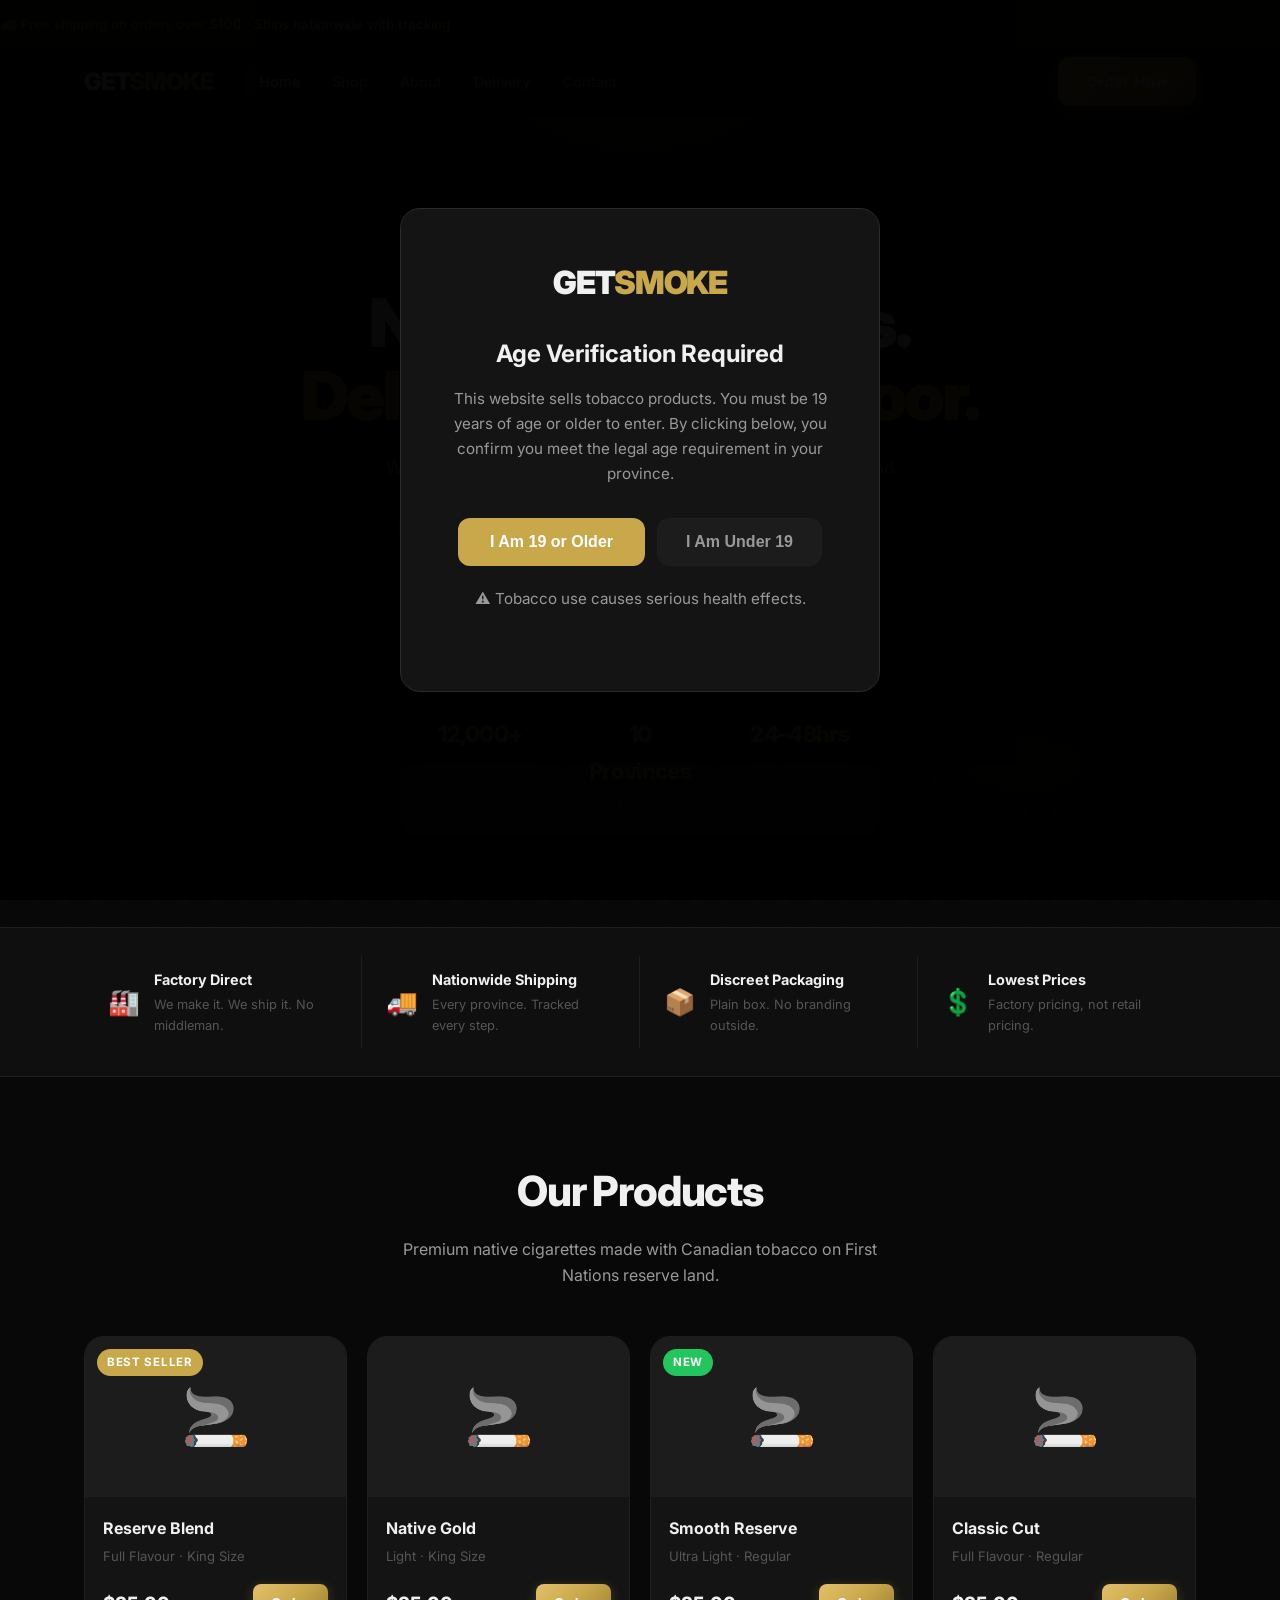
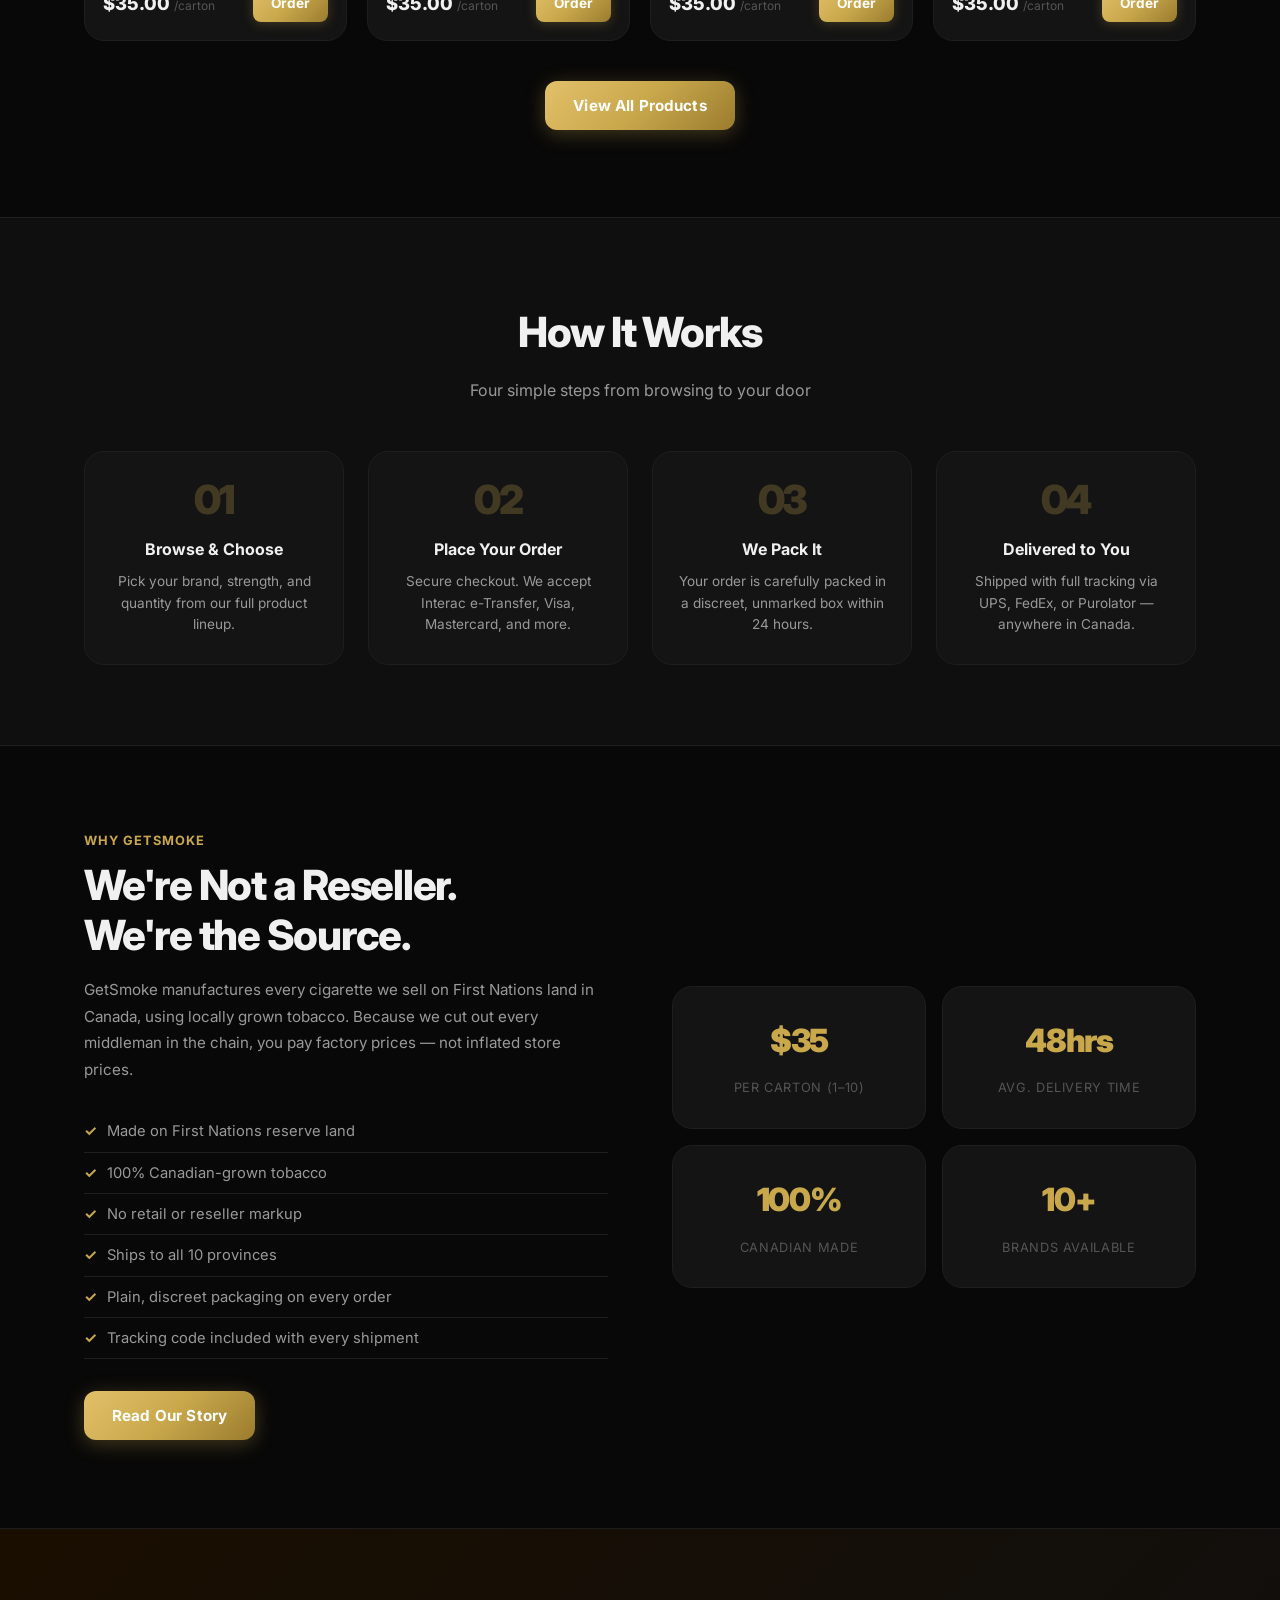
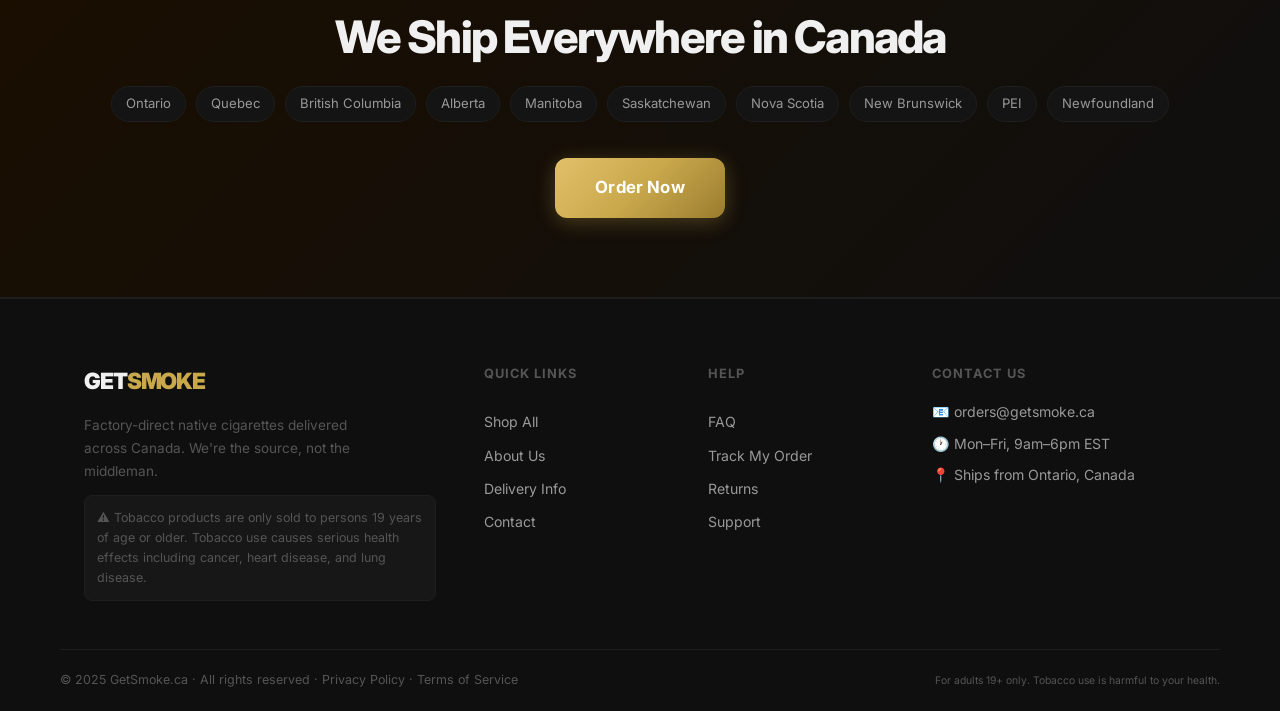
<file: index.html>
<!DOCTYPE html>
<html lang="en">
<head>
  <meta charset="UTF-8" />
  <meta name="viewport" content="width=device-width, initial-scale=1.0" />
  <title>GetSmoke – Native Cigarettes Delivered Across Canada</title>
  <meta name="description" content="Factory-direct native cigarettes shipped to your door anywhere in Canada. No middleman, no markup. Fast, discreet delivery with tracking." />
  <link rel="preconnect" href="https://fonts.googleapis.com" />
  <link rel="preconnect" href="https://fonts.gstatic.com" crossorigin />
  <link rel="stylesheet" href="css/style.css" />
</head>
<body>

  <!-- Age Verification Modal -->
  <div id="age-modal" class="age-modal">
    <div class="age-modal-inner">
      <div class="age-modal-logo">GET<span>SMOKE</span></div>
      <h2>Age Verification Required</h2>
      <p>This website sells tobacco products. You must be 19 years of age or older to enter. By clicking below, you confirm you meet the legal age requirement in your province.</p>
      <div class="age-buttons">
        <button class="btn-age-yes" onclick="confirmAge()">I Am 19 or Older</button>
        <button class="btn-age-no" onclick="denyAge()">I Am Under 19</button>
      </div>
      <p class="age-warning">⚠ Tobacco use causes serious health effects.</p>
    </div>
  </div>

  <!-- Notice Bar -->
  <div class="notice-bar">
    <p>🚚 Free shipping on orders over $100 · Ships nationwide with tracking</p>
  </div>

  <!-- Header -->
  <header class="header">
    <nav class="nav container">
      <a href="index.html" class="logo">GET<span>SMOKE</span></a>
      <ul class="nav-links">
        <li><a href="index.html" class="active">Home</a></li>
        <li><a href="shop.html">Shop</a></li>
        <li><a href="about.html">About</a></li>
        <li><a href="delivery.html">Delivery</a></li>
        <li><a href="contact.html">Contact</a></li>
      </ul>
      <a href="shop.html" class="btn-primary">Order Now</a>
      <button class="hamburger" onclick="toggleMenu()">&#9776;</button>
    </nav>
    <div class="mobile-menu" id="mobile-menu">
      <a href="index.html">Home</a>
      <a href="shop.html">Shop</a>
      <a href="about.html">About</a>
      <a href="delivery.html">Delivery</a>
      <a href="contact.html">Contact</a>
      <a href="shop.html" class="btn-primary">Order Now</a>
    </div>
  </header>

  <!-- Hero -->
  <section class="hero">
    <div class="container">
      <span class="hero-tag">Factory Direct · First Nations Made · 100% Canadian</span>
      <h1>Native Cigarettes.<br><span>Delivered to Your Door.</span></h1>
      <p>We manufacture every pack ourselves — on First Nations land with Canadian tobacco. No resellers. No markups. Just the best price, shipped fast and discreet, anywhere in Canada.</p>
      <div class="hero-cta">
        <a href="shop.html" class="btn-primary btn-large">Shop Now</a>
        <a href="about.html" class="btn-ghost">Our Story</a>
      </div>
      <div class="hero-stats">
        <div class="stat">
          <strong>12,000+</strong>
          <span>Orders Shipped</span>
        </div>
        <div class="stat">
          <strong>10 Provinces</strong>
          <span>Nationwide</span>
        </div>
        <div class="stat">
          <strong>24–48hrs</strong>
          <span>Avg. Delivery</span>
        </div>
      </div>
    </div>
  </section>

  <!-- Trust Bar -->
  <section class="trust-bar">
    <div class="trust-grid container">
      <div class="trust-item">
        <span class="trust-icon">🏭</span>
        <div>
          <strong>Factory Direct</strong>
          <p>We make it. We ship it. No middleman.</p>
        </div>
      </div>
      <div class="trust-item">
        <span class="trust-icon">🚚</span>
        <div>
          <strong>Nationwide Shipping</strong>
          <p>Every province. Tracked every step.</p>
        </div>
      </div>
      <div class="trust-item">
        <span class="trust-icon">📦</span>
        <div>
          <strong>Discreet Packaging</strong>
          <p>Plain box. No branding outside.</p>
        </div>
      </div>
      <div class="trust-item">
        <span class="trust-icon">💲</span>
        <div>
          <strong>Lowest Prices</strong>
          <p>Factory pricing, not retail pricing.</p>
        </div>
      </div>
    </div>
  </section>

  <!-- Featured Products -->
  <section class="products-section">
    <div class="container">
      <div class="section-header">
        <h2>Our Products</h2>
        <p>Premium native cigarettes made with Canadian tobacco on First Nations reserve land.</p>
      </div>
      <div class="products-grid">

        <div class="product-card">
          <div class="product-badge">Best Seller</div>
          <div class="product-img">🚬</div>
          <div class="product-info">
            <h3>Reserve Blend</h3>
            <p>Full Flavour · King Size</p>
            <div class="product-footer">
              <span class="price">$35.00 <small>/carton</small></span>
              <a href="order.html" class="btn-cart">Order</a>
            </div>
          </div>
        </div>

        <div class="product-card">
          <div class="product-img">🚬</div>
          <div class="product-info">
            <h3>Native Gold</h3>
            <p>Light · King Size</p>
            <div class="product-footer">
              <span class="price">$35.00 <small>/carton</small></span>
              <a href="order.html" class="btn-cart">Order</a>
            </div>
          </div>
        </div>

        <div class="product-card">
          <div class="product-badge new-badge">New</div>
          <div class="product-img">🚬</div>
          <div class="product-info">
            <h3>Smooth Reserve</h3>
            <p>Ultra Light · Regular</p>
            <div class="product-footer">
              <span class="price">$35.00 <small>/carton</small></span>
              <a href="order.html" class="btn-cart">Order</a>
            </div>
          </div>
        </div>

        <div class="product-card">
          <div class="product-img">🚬</div>
          <div class="product-info">
            <h3>Classic Cut</h3>
            <p>Full Flavour · Regular</p>
            <div class="product-footer">
              <span class="price">$35.00 <small>/carton</small></span>
              <a href="order.html" class="btn-cart">Order</a>
            </div>
          </div>
        </div>

      </div>
      <div class="center">
        <a href="shop.html" class="btn-primary">View All Products</a>
      </div>
    </div>
  </section>

  <!-- How It Works -->
  <section class="how-it-works">
    <div class="container">
      <div class="section-header">
        <h2>How It Works</h2>
        <p>Four simple steps from browsing to your door</p>
      </div>
      <div class="steps-grid">
        <div class="step">
          <div class="step-number">01</div>
          <h3>Browse & Choose</h3>
          <p>Pick your brand, strength, and quantity from our full product lineup.</p>
        </div>
        <div class="step">
          <div class="step-number">02</div>
          <h3>Place Your Order</h3>
          <p>Secure checkout. We accept Interac e-Transfer, Visa, Mastercard, and more.</p>
        </div>
        <div class="step">
          <div class="step-number">03</div>
          <h3>We Pack It</h3>
          <p>Your order is carefully packed in a discreet, unmarked box within 24 hours.</p>
        </div>
        <div class="step">
          <div class="step-number">04</div>
          <h3>Delivered to You</h3>
          <p>Shipped with full tracking via UPS, FedEx, or Purolator — anywhere in Canada.</p>
        </div>
      </div>
    </div>
  </section>

  <!-- Why GetSmoke -->
  <section class="why-us">
    <div class="container why-grid">
      <div class="why-text">
        <span class="section-tag">Why GetSmoke</span>
        <h2>We're Not a Reseller.<br>We're the Source.</h2>
        <p>GetSmoke manufactures every cigarette we sell on First Nations land in Canada, using locally grown tobacco. Because we cut out every middleman in the chain, you pay factory prices — not inflated store prices.</p>
        <ul class="why-list">
          <li>Made on First Nations reserve land</li>
          <li>100% Canadian-grown tobacco</li>
          <li>No retail or reseller markup</li>
          <li>Ships to all 10 provinces</li>
          <li>Plain, discreet packaging on every order</li>
          <li>Tracking code included with every shipment</li>
        </ul>
        <a href="about.html" class="btn-primary">Read Our Story</a>
      </div>
      <div>
        <div class="why-cards">
          <div class="why-stat-card">
            <strong>$35</strong>
            <span>Per carton (1–10)</span>
          </div>
          <div class="why-stat-card">
            <strong>48hrs</strong>
            <span>Avg. delivery time</span>
          </div>
          <div class="why-stat-card">
            <strong>100%</strong>
            <span>Canadian made</span>
          </div>
          <div class="why-stat-card">
            <strong>10+</strong>
            <span>Brands available</span>
          </div>
        </div>
      </div>
    </div>
  </section>

  <!-- Shipping Banner -->
  <section class="shipping-banner">
    <div class="container">
      <h2>We Ship Everywhere in Canada</h2>
      <div class="provinces">
        <span class="province-tag">Ontario</span>
        <span class="province-tag">Quebec</span>
        <span class="province-tag">British Columbia</span>
        <span class="province-tag">Alberta</span>
        <span class="province-tag">Manitoba</span>
        <span class="province-tag">Saskatchewan</span>
        <span class="province-tag">Nova Scotia</span>
        <span class="province-tag">New Brunswick</span>
        <span class="province-tag">PEI</span>
        <span class="province-tag">Newfoundland</span>
      </div>
      <a href="shop.html" class="btn-primary btn-large">Order Now</a>
    </div>
  </section>

  <!-- Footer -->
  <footer class="footer">
    <div class="container footer-grid">
      <div class="footer-brand">
        <a href="index.html" class="logo">GET<span>SMOKE</span></a>
        <p>Factory-direct native cigarettes delivered across Canada. We're the source, not the middleman.</p>
        <small>⚠ Tobacco products are only sold to persons 19 years of age or older. Tobacco use causes serious health effects including cancer, heart disease, and lung disease.</small>
      </div>
      <div class="footer-links">
        <h4>Quick Links</h4>
        <a href="shop.html">Shop All</a>
        <a href="about.html">About Us</a>
        <a href="delivery.html">Delivery Info</a>
        <a href="contact.html">Contact</a>
      </div>
      <div class="footer-links">
        <h4>Help</h4>
        <a href="contact.html#faq">FAQ</a>
        <a href="contact.html#tracking">Track My Order</a>
        <a href="contact.html">Returns</a>
        <a href="contact.html">Support</a>
      </div>
      <div class="footer-contact">
        <h4>Contact Us</h4>
        <p>📧 orders@getsmoke.ca</p>
        <p>🕐 Mon–Fri, 9am–6pm EST</p>
        <p>📍 Ships from Ontario, Canada</p>
      </div>
    </div>
    <div class="footer-bottom container">
      <p>© 2025 GetSmoke.ca · All rights reserved · <a href="privacy.html">Privacy Policy</a> · <a href="terms.html">Terms of Service</a></p>
      <p><small>For adults 19+ only. Tobacco use is harmful to your health.</small></p>
    </div>
  </footer>

  <script src="js/main.js"></script>
</body>
</html>
</file>
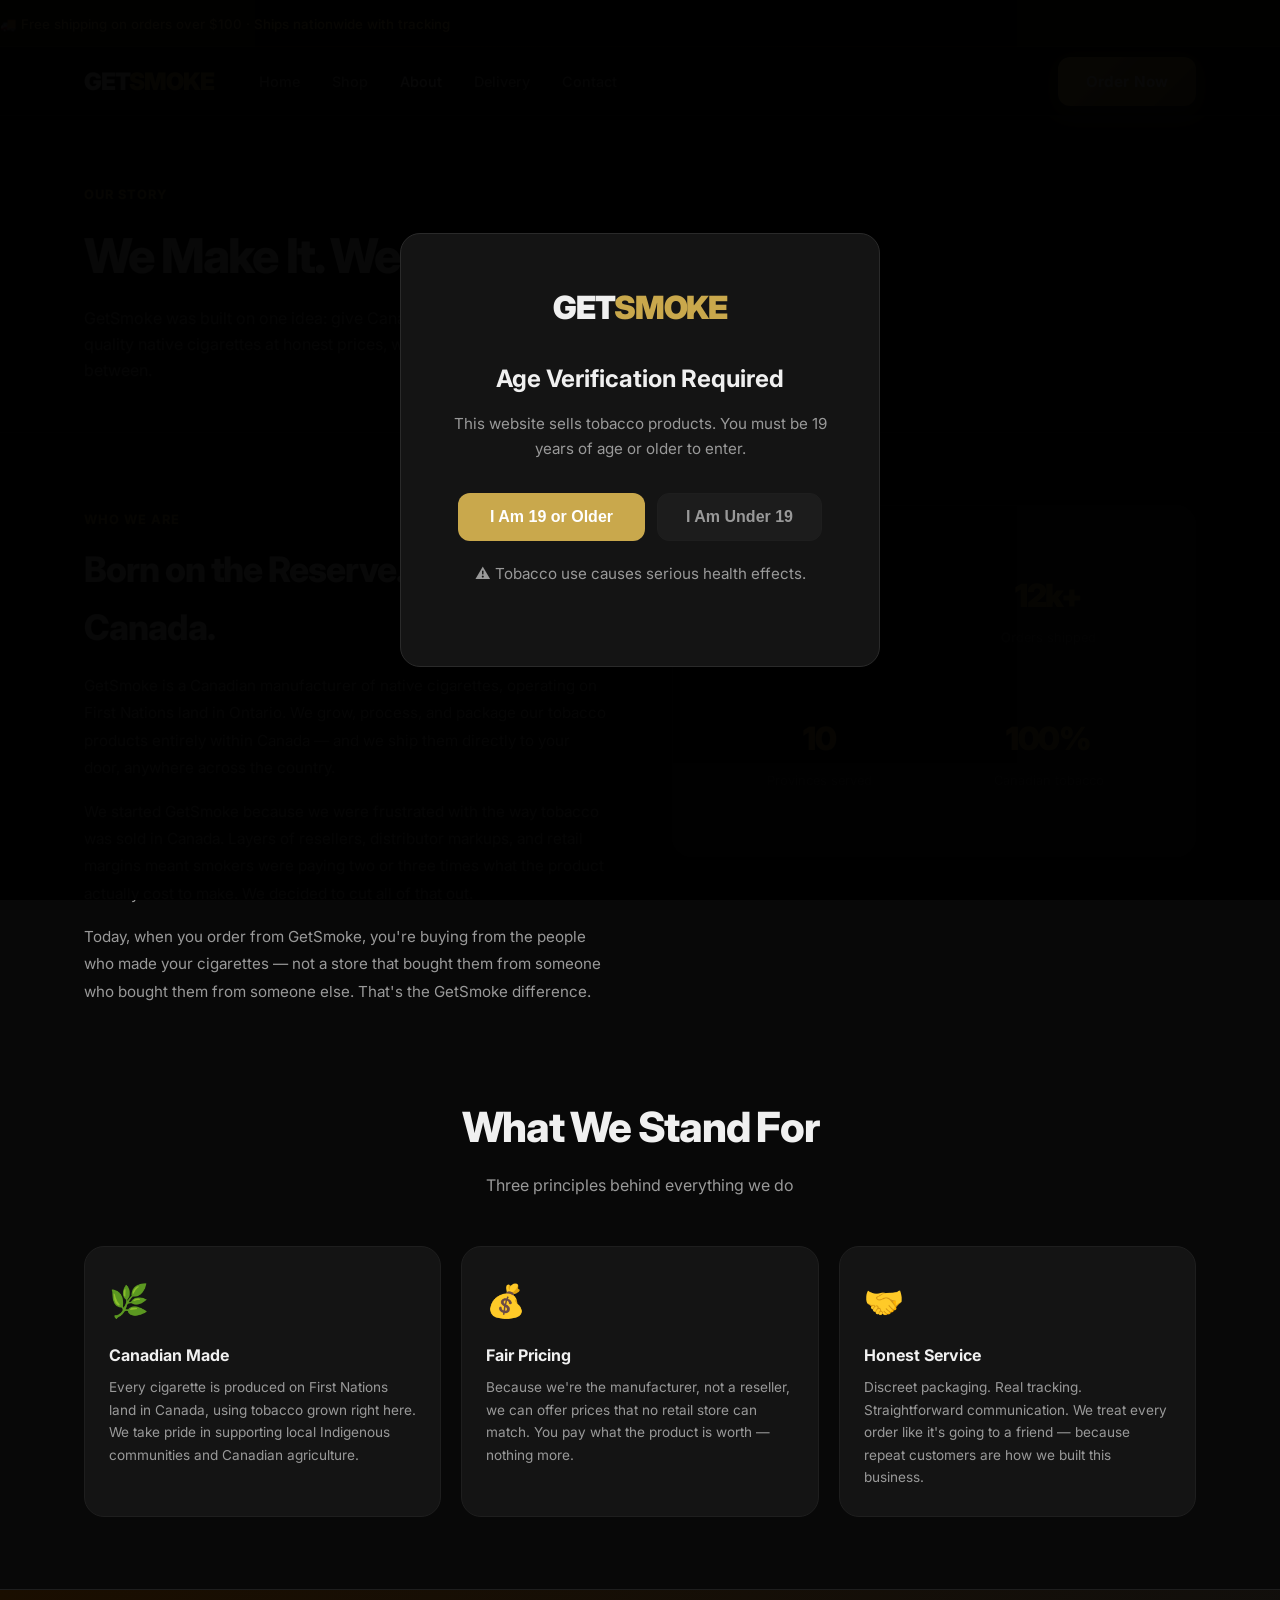
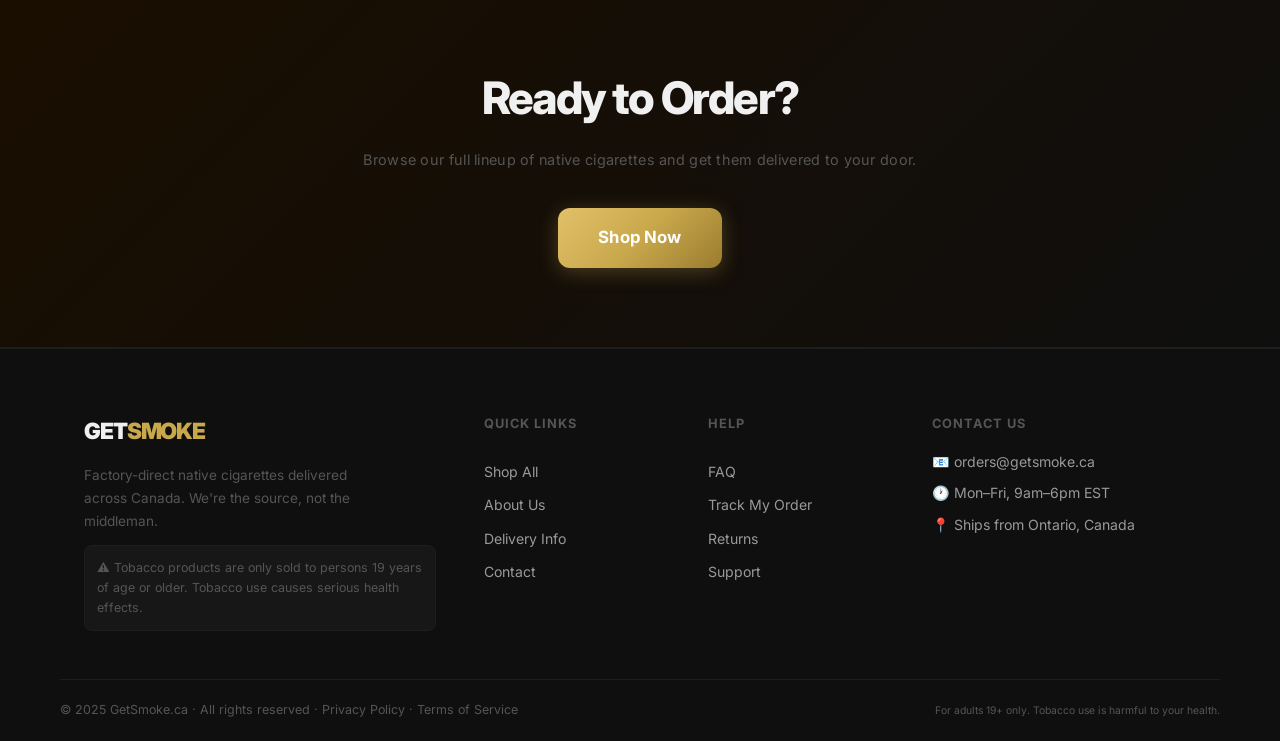
<file: about.html>
<!DOCTYPE html>
<html lang="en">
<head>
  <meta charset="UTF-8" />
  <meta name="viewport" content="width=device-width, initial-scale=1.0" />
  <title>About Us – GetSmoke | Factory-Direct Native Cigarettes Canada</title>
  <meta name="description" content="Learn about GetSmoke — a Canadian manufacturer of native cigarettes, made on First Nations land and shipped directly to you." />
  <link rel="preconnect" href="https://fonts.googleapis.com" />
  <link rel="preconnect" href="https://fonts.gstatic.com" crossorigin />
  <link rel="stylesheet" href="css/style.css" />
</head>
<body>

  <!-- Age Verification Modal -->
  <div id="age-modal" class="age-modal">
    <div class="age-modal-inner">
      <div class="age-modal-logo">GET<span>SMOKE</span></div>
      <h2>Age Verification Required</h2>
      <p>This website sells tobacco products. You must be 19 years of age or older to enter.</p>
      <div class="age-buttons">
        <button class="btn-age-yes" onclick="confirmAge()">I Am 19 or Older</button>
        <button class="btn-age-no" onclick="denyAge()">I Am Under 19</button>
      </div>
      <p class="age-warning">⚠ Tobacco use causes serious health effects.</p>
    </div>
  </div>

  <!-- Notice Bar -->
  <div class="notice-bar">
    <p>🚚 Free shipping on orders over $100 · Ships nationwide with tracking</p>
  </div>

  <!-- Header -->
  <header class="header">
    <nav class="nav container">
      <a href="index.html" class="logo">GET<span>SMOKE</span></a>
      <ul class="nav-links">
        <li><a href="index.html">Home</a></li>
        <li><a href="shop.html">Shop</a></li>
        <li><a href="about.html" class="active">About</a></li>
        <li><a href="delivery.html">Delivery</a></li>
        <li><a href="contact.html">Contact</a></li>
      </ul>
      <a href="shop.html" class="btn-primary">Order Now</a>
      <button class="hamburger" onclick="toggleMenu()">&#9776;</button>
    </nav>
    <div class="mobile-menu" id="mobile-menu">
      <a href="index.html">Home</a>
      <a href="shop.html">Shop</a>
      <a href="about.html">About</a>
      <a href="delivery.html">Delivery</a>
      <a href="contact.html">Contact</a>
      <a href="shop.html" class="btn-primary">Order Now</a>
    </div>
  </header>

  <!-- Page Hero -->
  <section class="page-hero">
    <div class="container">
      <span class="section-tag">Our Story</span>
      <h1>We Make It. We Ship It.</h1>
      <p>GetSmoke was built on one idea: give Canadians direct access to quality native cigarettes at honest prices, with no middleman in between.</p>
    </div>
  </section>

  <!-- About Section -->
  <section class="about-section">
    <div class="container">

      <!-- Story -->
      <div class="about-grid">
        <div class="about-text">
          <span class="section-tag">Who We Are</span>
          <h2>Born on the Reserve. Built for Canada.</h2>
          <p>GetSmoke is a Canadian manufacturer of native cigarettes, operating on First Nations land in Ontario. We grow, process, and package our tobacco products entirely within Canada — and we ship them directly to your door, anywhere across the country.</p>
          <p>We started GetSmoke because we were frustrated with the way tobacco was sold in Canada. Layers of resellers, distributor markups, and retail margins meant smokers were paying two or three times what the product actually cost to make. We decided to cut all of that out.</p>
          <p>Today, when you order from GetSmoke, you're buying from the people who made your cigarettes — not a store that bought them from someone who bought them from someone else. That's the GetSmoke difference.</p>
        </div>
        <div class="about-visual">
          <div class="about-stat">
            <strong>2019</strong>
            <span>Founded</span>
          </div>
          <div class="about-stat">
            <strong>12k+</strong>
            <span>Orders shipped</span>
          </div>
          <div class="about-stat">
            <strong>10</strong>
            <span>Provinces served</span>
          </div>
          <div class="about-stat">
            <strong>100%</strong>
            <span>Canadian tobacco</span>
          </div>
        </div>
      </div>

      <!-- Values -->
      <div class="section-header">
        <h2>What We Stand For</h2>
        <p>Three principles behind everything we do</p>
      </div>
      <div class="values-grid">
        <div class="value-card">
          <div class="value-icon">🌿</div>
          <h3>Canadian Made</h3>
          <p>Every cigarette is produced on First Nations land in Canada, using tobacco grown right here. We take pride in supporting local Indigenous communities and Canadian agriculture.</p>
        </div>
        <div class="value-card">
          <div class="value-icon">💰</div>
          <h3>Fair Pricing</h3>
          <p>Because we're the manufacturer, not a reseller, we can offer prices that no retail store can match. You pay what the product is worth — nothing more.</p>
        </div>
        <div class="value-card">
          <div class="value-icon">🤝</div>
          <h3>Honest Service</h3>
          <p>Discreet packaging. Real tracking. Straightforward communication. We treat every order like it's going to a friend — because repeat customers are how we built this business.</p>
        </div>
      </div>

    </div>
  </section>

  <!-- CTA Section -->
  <section class="shipping-banner">
    <div class="container">
      <h2>Ready to Order?</h2>
      <p>Browse our full lineup of native cigarettes and get them delivered to your door.</p>
      <a href="shop.html" class="btn-primary btn-large">Shop Now</a>
    </div>
  </section>

  <!-- Footer -->
  <footer class="footer">
    <div class="container footer-grid">
      <div class="footer-brand">
        <a href="index.html" class="logo">GET<span>SMOKE</span></a>
        <p>Factory-direct native cigarettes delivered across Canada. We're the source, not the middleman.</p>
        <small>⚠ Tobacco products are only sold to persons 19 years of age or older. Tobacco use causes serious health effects.</small>
      </div>
      <div class="footer-links">
        <h4>Quick Links</h4>
        <a href="shop.html">Shop All</a>
        <a href="about.html">About Us</a>
        <a href="delivery.html">Delivery Info</a>
        <a href="contact.html">Contact</a>
      </div>
      <div class="footer-links">
        <h4>Help</h4>
        <a href="contact.html#faq">FAQ</a>
        <a href="contact.html#tracking">Track My Order</a>
        <a href="contact.html">Returns</a>
        <a href="contact.html">Support</a>
      </div>
      <div class="footer-contact">
        <h4>Contact Us</h4>
        <p>📧 orders@getsmoke.ca</p>
        <p>🕐 Mon–Fri, 9am–6pm EST</p>
        <p>📍 Ships from Ontario, Canada</p>
      </div>
    </div>
    <div class="footer-bottom container">
      <p>© 2025 GetSmoke.ca · All rights reserved · <a href="privacy.html">Privacy Policy</a> · <a href="terms.html">Terms of Service</a></p>
      <p><small>For adults 19+ only. Tobacco use is harmful to your health.</small></p>
    </div>
  </footer>

  <script src="js/main.js"></script>
</body>
</html>
</file>
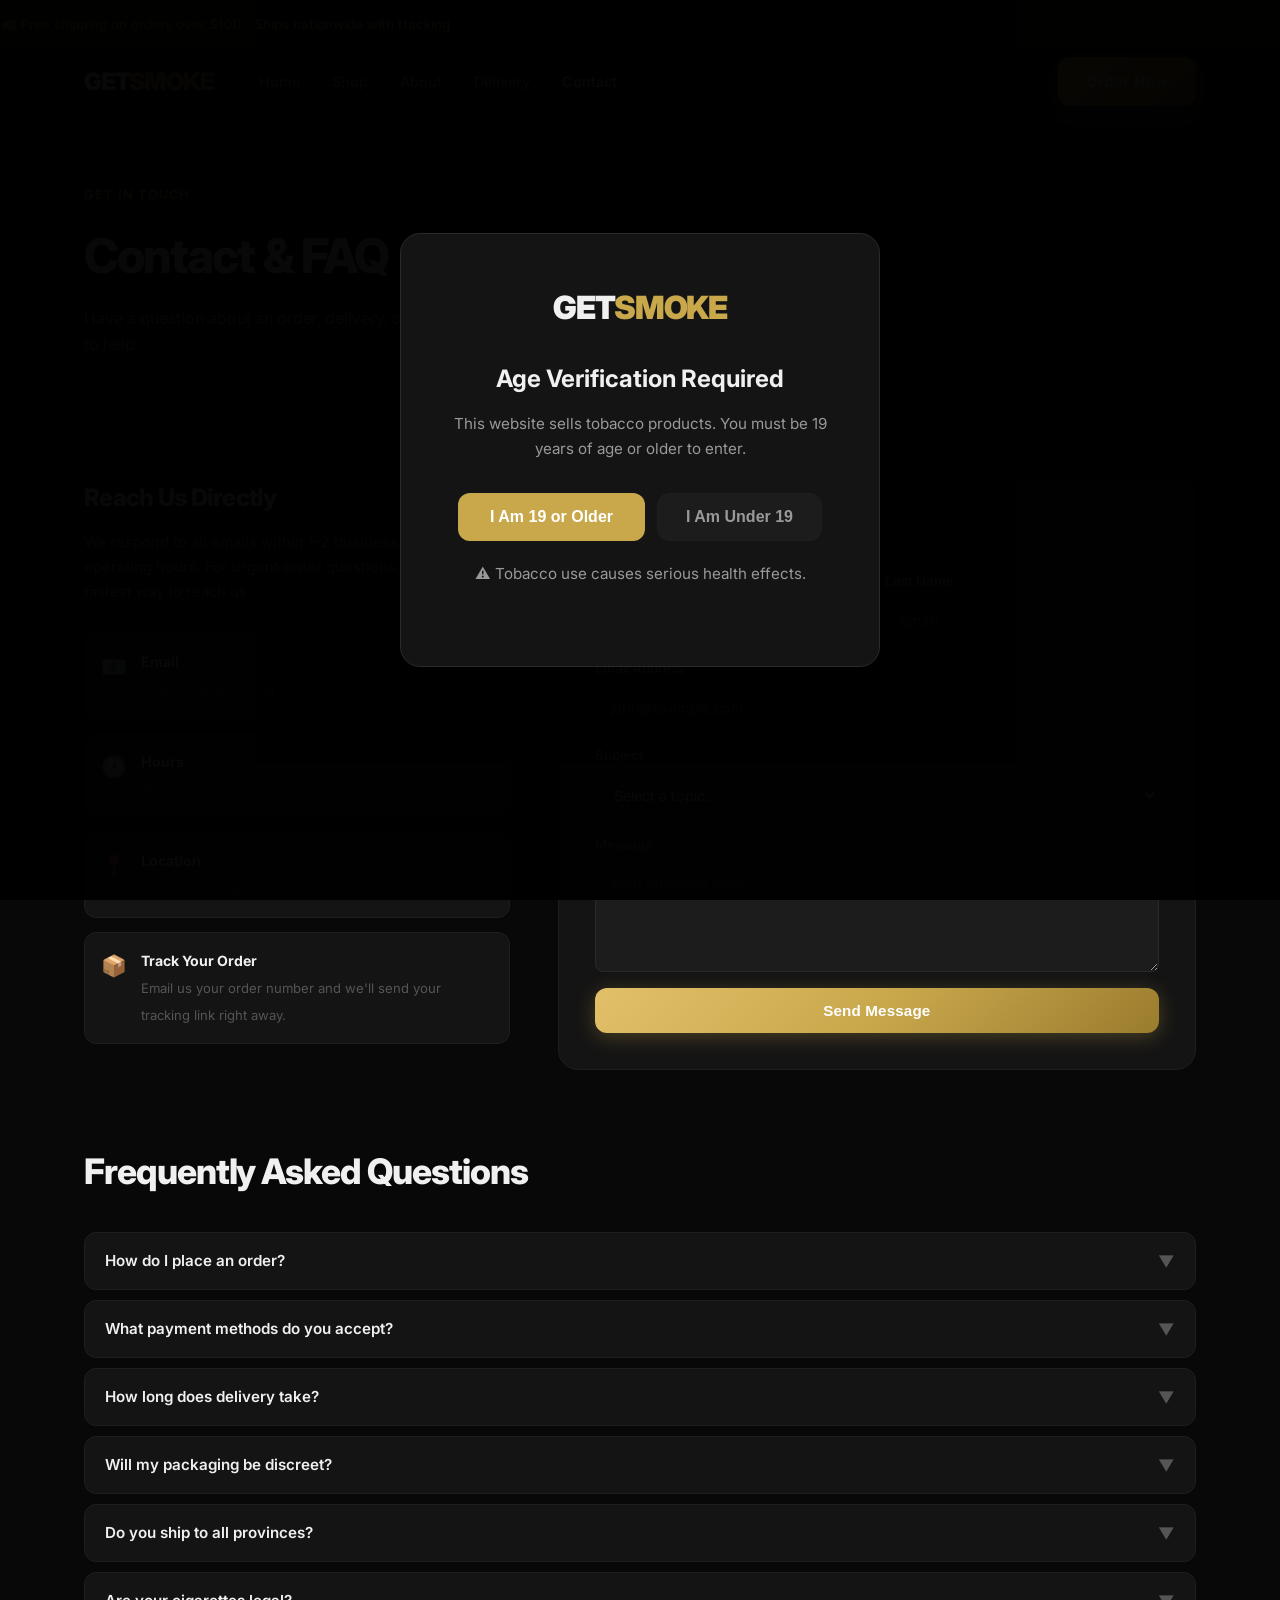
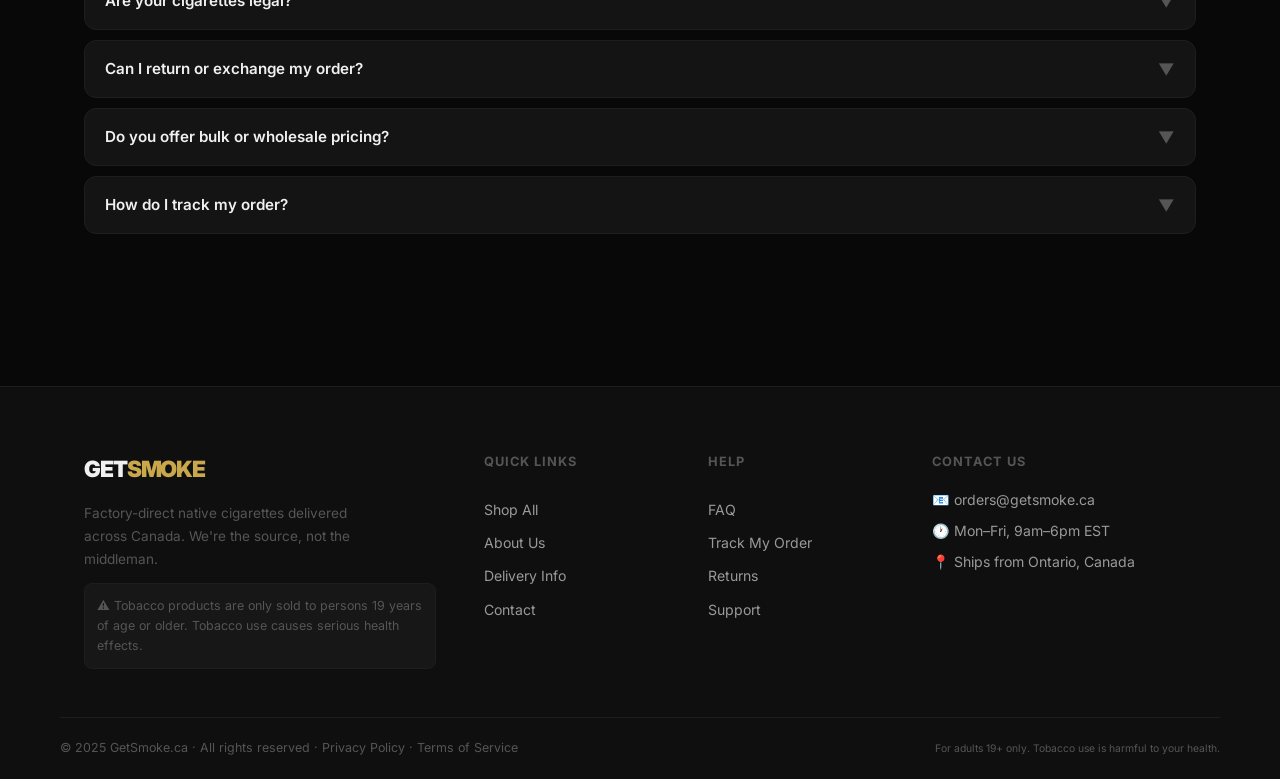
<file: contact.html>
<!DOCTYPE html>
<html lang="en">
<head>
  <meta charset="UTF-8" />
  <meta name="viewport" content="width=device-width, initial-scale=1.0" />
  <title>Contact & FAQ – GetSmoke | Native Cigarettes Canada</title>
  <meta name="description" content="Get in touch with GetSmoke for orders, tracking, or questions. Browse our FAQ for quick answers." />
  <link rel="preconnect" href="https://fonts.googleapis.com" />
  <link rel="preconnect" href="https://fonts.gstatic.com" crossorigin />
  <link rel="stylesheet" href="css/style.css" />
</head>
<body>

  <!-- Age Verification Modal -->
  <div id="age-modal" class="age-modal">
    <div class="age-modal-inner">
      <div class="age-modal-logo">GET<span>SMOKE</span></div>
      <h2>Age Verification Required</h2>
      <p>This website sells tobacco products. You must be 19 years of age or older to enter.</p>
      <div class="age-buttons">
        <button class="btn-age-yes" onclick="confirmAge()">I Am 19 or Older</button>
        <button class="btn-age-no" onclick="denyAge()">I Am Under 19</button>
      </div>
      <p class="age-warning">⚠ Tobacco use causes serious health effects.</p>
    </div>
  </div>

  <!-- Notice Bar -->
  <div class="notice-bar">
    <p>🚚 Free shipping on orders over $100 · Ships nationwide with tracking</p>
  </div>

  <!-- Header -->
  <header class="header">
    <nav class="nav container">
      <a href="index.html" class="logo">GET<span>SMOKE</span></a>
      <ul class="nav-links">
        <li><a href="index.html">Home</a></li>
        <li><a href="shop.html">Shop</a></li>
        <li><a href="about.html">About</a></li>
        <li><a href="delivery.html">Delivery</a></li>
        <li><a href="contact.html" class="active">Contact</a></li>
      </ul>
      <a href="shop.html" class="btn-primary">Order Now</a>
      <button class="hamburger" onclick="toggleMenu()">&#9776;</button>
    </nav>
    <div class="mobile-menu" id="mobile-menu">
      <a href="index.html">Home</a>
      <a href="shop.html">Shop</a>
      <a href="about.html">About</a>
      <a href="delivery.html">Delivery</a>
      <a href="contact.html">Contact</a>
      <a href="shop.html" class="btn-primary">Order Now</a>
    </div>
  </header>

  <!-- Page Hero -->
  <section class="page-hero">
    <div class="container">
      <span class="section-tag">Get In Touch</span>
      <h1>Contact & FAQ</h1>
      <p>Have a question about an order, delivery, or our products? We're here to help.</p>
    </div>
  </section>

  <!-- Contact Section -->
  <section class="contact-section">
    <div class="container">

      <div class="contact-grid">

        <!-- Contact Info -->
        <div class="contact-info">
          <h2>Reach Us Directly</h2>
          <p>We respond to all emails within 1–2 business hours during operating hours. For urgent order questions, email is the fastest way to reach us.</p>
          <div class="contact-details">
            <div class="contact-item">
              <span class="icon">📧</span>
              <div>
                <strong>Email</strong>
                <span>orders@getsmoke.ca</span>
              </div>
            </div>
            <div class="contact-item">
              <span class="icon">🕐</span>
              <div>
                <strong>Hours</strong>
                <span>Monday–Friday, 9am–6pm EST</span>
              </div>
            </div>
            <div class="contact-item">
              <span class="icon">📍</span>
              <div>
                <strong>Location</strong>
                <span>Ontario, Canada</span>
              </div>
            </div>
            <div class="contact-item" id="tracking">
              <span class="icon">📦</span>
              <div>
                <strong>Track Your Order</strong>
                <span>Email us your order number and we'll send your tracking link right away.</span>
              </div>
            </div>
          </div>
        </div>

        <!-- Contact Form -->
        <div class="contact-form">
          <h3>Send Us a Message</h3>
          <!--
            IMPORTANT: Replace YOUR_CONTACT_FORM_ID below with your Formspree form ID.
            Sign up free at https://formspree.io → New Form → copy the ID from the action URL.
            Example: action="https://formspree.io/f/abcd1234"
          -->
          <form id="contact-form" action="https://formspree.io/f/xkokoydo" method="POST">
            <div class="form-row">
              <div class="form-group">
                <label for="fname">First Name</label>
                <input type="text" id="fname" name="fname" placeholder="John" required />
              </div>
              <div class="form-group">
                <label for="lname">Last Name</label>
                <input type="text" id="lname" name="lname" placeholder="Smith" required />
              </div>
            </div>
            <div class="form-group">
              <label for="email">Email Address</label>
              <input type="email" id="email" name="email" placeholder="john@example.com" required />
            </div>
            <div class="form-group">
              <label for="subject">Subject</label>
              <select id="subject" name="subject">
                <option value="">Select a topic...</option>
                <option value="order">Place an Order</option>
                <option value="tracking">Track My Order</option>
                <option value="return">Return or Refund</option>
                <option value="product">Product Question</option>
                <option value="bulk">Bulk / Wholesale Order</option>
                <option value="other">Other</option>
              </select>
            </div>
            <div class="form-group">
              <label for="message">Message</label>
              <textarea id="message" name="message" placeholder="Your message here..." required></textarea>
            </div>
            <button type="submit" class="btn-primary" style="width:100%; padding: 14px;">Send Message</button>
          </form>
        </div>

      </div>

      <!-- FAQ -->
      <section class="faq-section" id="faq">
        <h2>Frequently Asked Questions</h2>
        <div class="faq-list">

          <div class="faq-item">
            <button class="faq-question">
              How do I place an order?
              <span class="faq-arrow">▼</span>
            </button>
            <div class="faq-answer">
              <div class="faq-answer-inner">
                Browse our shop page, select the products you want, and click "Order". Fill in your delivery details and choose your payment method. We accept Interac e-Transfer, Visa, Mastercard, and PayPal. You'll receive a confirmation email with your order details right away.
              </div>
            </div>
          </div>

          <div class="faq-item">
            <button class="faq-question">
              What payment methods do you accept?
              <span class="faq-arrow">▼</span>
            </button>
            <div class="faq-answer">
              <div class="faq-answer-inner">
                We accept Interac e-Transfer (preferred), Visa, Mastercard, and PayPal. Interac e-Transfer orders are processed fastest. For e-Transfer, send payment to orders@getsmoke.ca with your order number in the message.
              </div>
            </div>
          </div>

          <div class="faq-item">
            <button class="faq-question">
              How long does delivery take?
              <span class="faq-arrow">▼</span>
            </button>
            <div class="faq-answer">
              <div class="faq-answer-inner">
                Delivery times vary by province. Ontario orders typically arrive in 1–2 business days. Western Canada is 3–5 business days, and Atlantic Canada is 3–6 business days. All orders include tracking so you can follow your package. See our full delivery times table on the <a href="delivery.html" style="color: var(--accent-light);">Delivery page</a>.
              </div>
            </div>
          </div>

          <div class="faq-item">
            <button class="faq-question">
              Will my packaging be discreet?
              <span class="faq-arrow">▼</span>
            </button>
            <div class="faq-answer">
              <div class="faq-answer-inner">
                Yes, always. Every order ships in a plain, unmarked brown cardboard box. There is no GetSmoke branding, no product names, and no indication of the contents on the outside of the package. Your privacy is our priority.
              </div>
            </div>
          </div>

          <div class="faq-item">
            <button class="faq-question">
              Do you ship to all provinces?
              <span class="faq-arrow">▼</span>
            </button>
            <div class="faq-answer">
              <div class="faq-answer-inner">
                Yes. We ship to all 10 provinces and 3 territories across Canada. Whether you're in downtown Toronto, rural Saskatchewan, or a small town in Newfoundland — we deliver. Remote addresses may take a day or two longer.
              </div>
            </div>
          </div>

          <div class="faq-item">
            <button class="faq-question">
              Are your cigarettes legal?
              <span class="faq-arrow">▼</span>
            </button>
            <div class="faq-answer">
              <div class="faq-answer-inner">
                Our cigarettes are manufactured on First Nations land in Canada under Indigenous manufacturing rights. Sales are made to adults 19 years of age and older. All products are produced with Canadian-grown tobacco. We comply with applicable regulations regarding tobacco sales.
              </div>
            </div>
          </div>

          <div class="faq-item">
            <button class="faq-question">
              Can I return or exchange my order?
              <span class="faq-arrow">▼</span>
            </button>
            <div class="faq-answer">
              <div class="faq-answer-inner">
                Due to the nature of tobacco products, we cannot accept returns on opened cartons. If your order arrives damaged or you received the wrong product, contact us within 48 hours of delivery and we'll make it right. Email orders@getsmoke.ca with your order number and a photo.
              </div>
            </div>
          </div>

          <div class="faq-item">
            <button class="faq-question">
              Do you offer bulk or wholesale pricing?
              <span class="faq-arrow">▼</span>
            </button>
            <div class="faq-answer">
              <div class="faq-answer-inner">
                Yes! For orders of 5+ cartons or regular wholesale purchases, we offer volume discounts. Email us at orders@getsmoke.ca with "Bulk Order" in the subject line and we'll send you our bulk pricing sheet.
              </div>
            </div>
          </div>

          <div class="faq-item">
            <button class="faq-question">
              How do I track my order?
              <span class="faq-arrow">▼</span>
            </button>
            <div class="faq-answer">
              <div class="faq-answer-inner">
                Once your order ships, you'll receive an email with your tracking number and a link to track it live. If you haven't received your tracking number within 24 hours of placing your order (during business hours), email us at orders@getsmoke.ca and we'll sort it out immediately.
              </div>
            </div>
          </div>

        </div>
      </section>

    </div>
  </section>

  <!-- Footer -->
  <footer class="footer">
    <div class="container footer-grid">
      <div class="footer-brand">
        <a href="index.html" class="logo">GET<span>SMOKE</span></a>
        <p>Factory-direct native cigarettes delivered across Canada. We're the source, not the middleman.</p>
        <small>⚠ Tobacco products are only sold to persons 19 years of age or older. Tobacco use causes serious health effects.</small>
      </div>
      <div class="footer-links">
        <h4>Quick Links</h4>
        <a href="shop.html">Shop All</a>
        <a href="about.html">About Us</a>
        <a href="delivery.html">Delivery Info</a>
        <a href="contact.html">Contact</a>
      </div>
      <div class="footer-links">
        <h4>Help</h4>
        <a href="contact.html#faq">FAQ</a>
        <a href="contact.html#tracking">Track My Order</a>
        <a href="contact.html">Returns</a>
        <a href="contact.html">Support</a>
      </div>
      <div class="footer-contact">
        <h4>Contact Us</h4>
        <p>📧 orders@getsmoke.ca</p>
        <p>🕐 Mon–Fri, 9am–6pm EST</p>
        <p>📍 Ships from Ontario, Canada</p>
      </div>
    </div>
    <div class="footer-bottom container">
      <p>© 2025 GetSmoke.ca · All rights reserved · <a href="privacy.html">Privacy Policy</a> · <a href="terms.html">Terms of Service</a></p>
      <p><small>For adults 19+ only. Tobacco use is harmful to your health.</small></p>
    </div>
  </footer>

  <script src="js/main.js"></script>
</body>
</html>
</file>
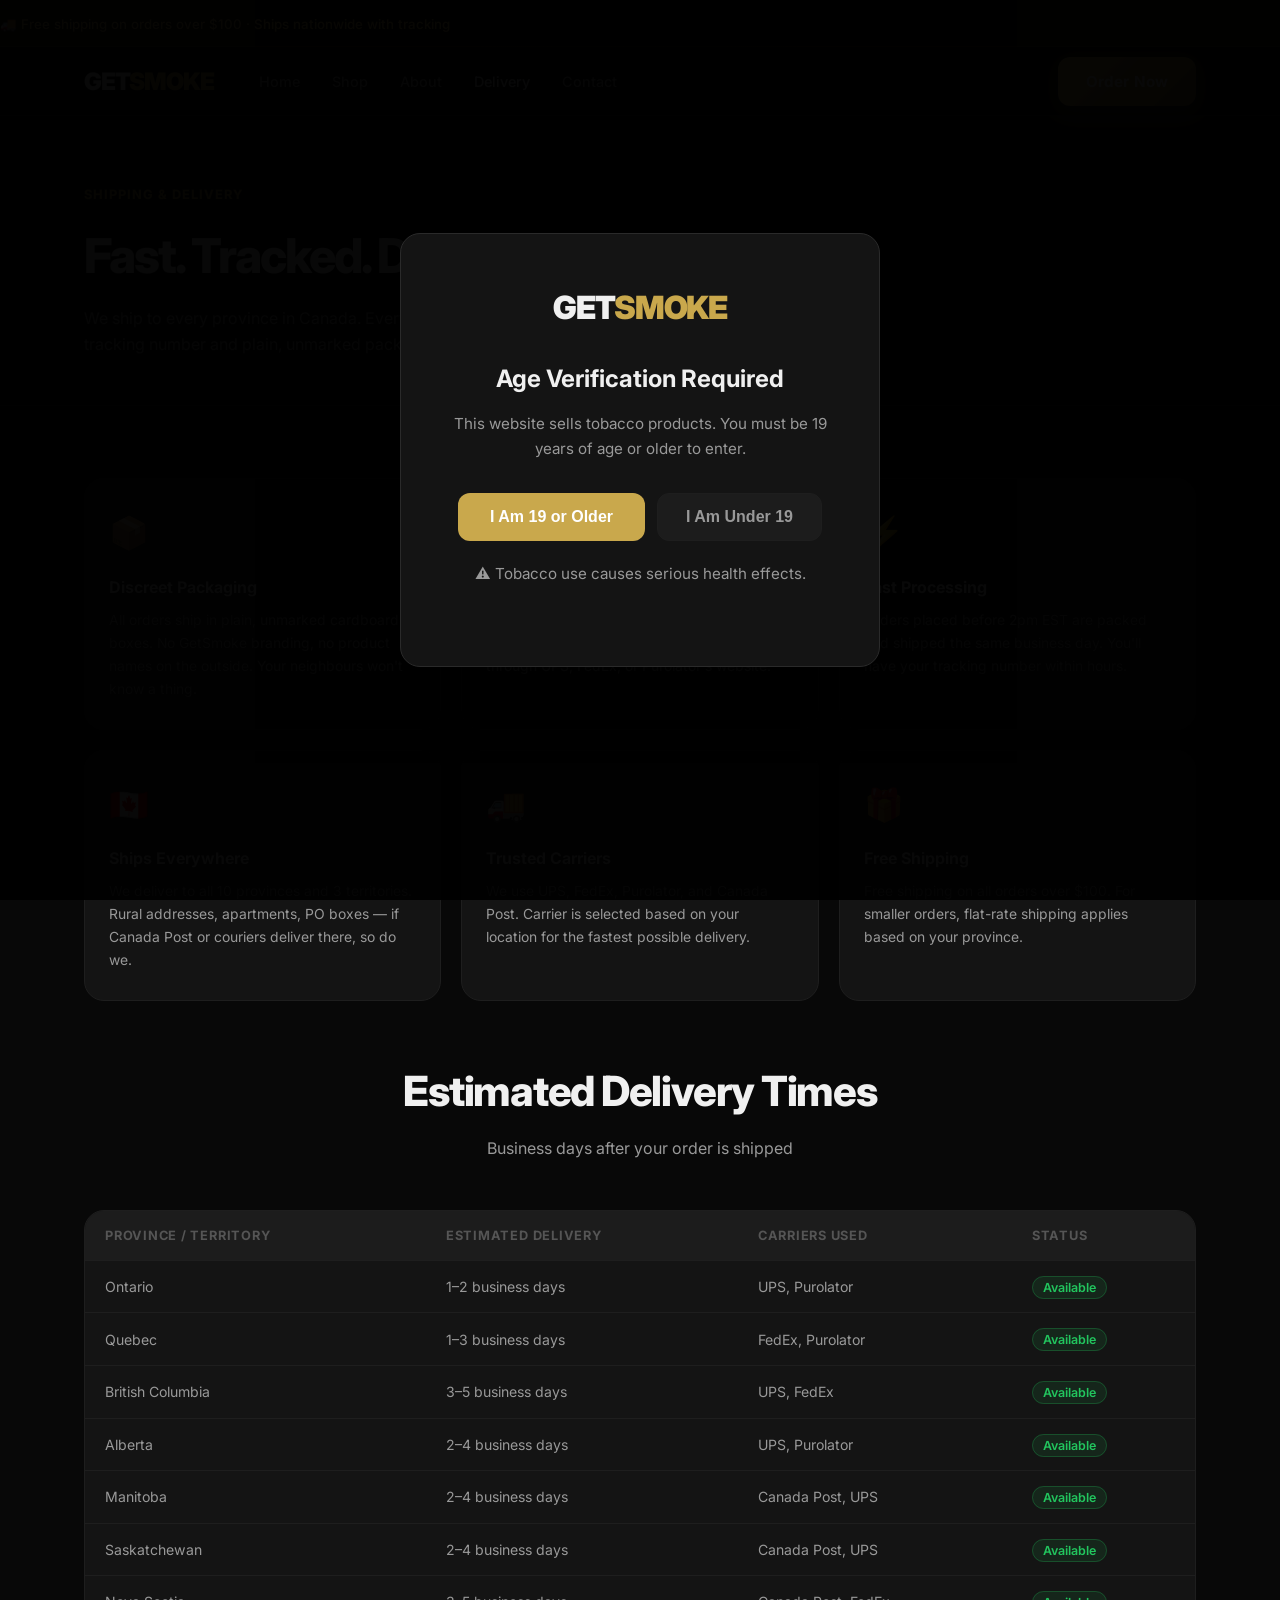
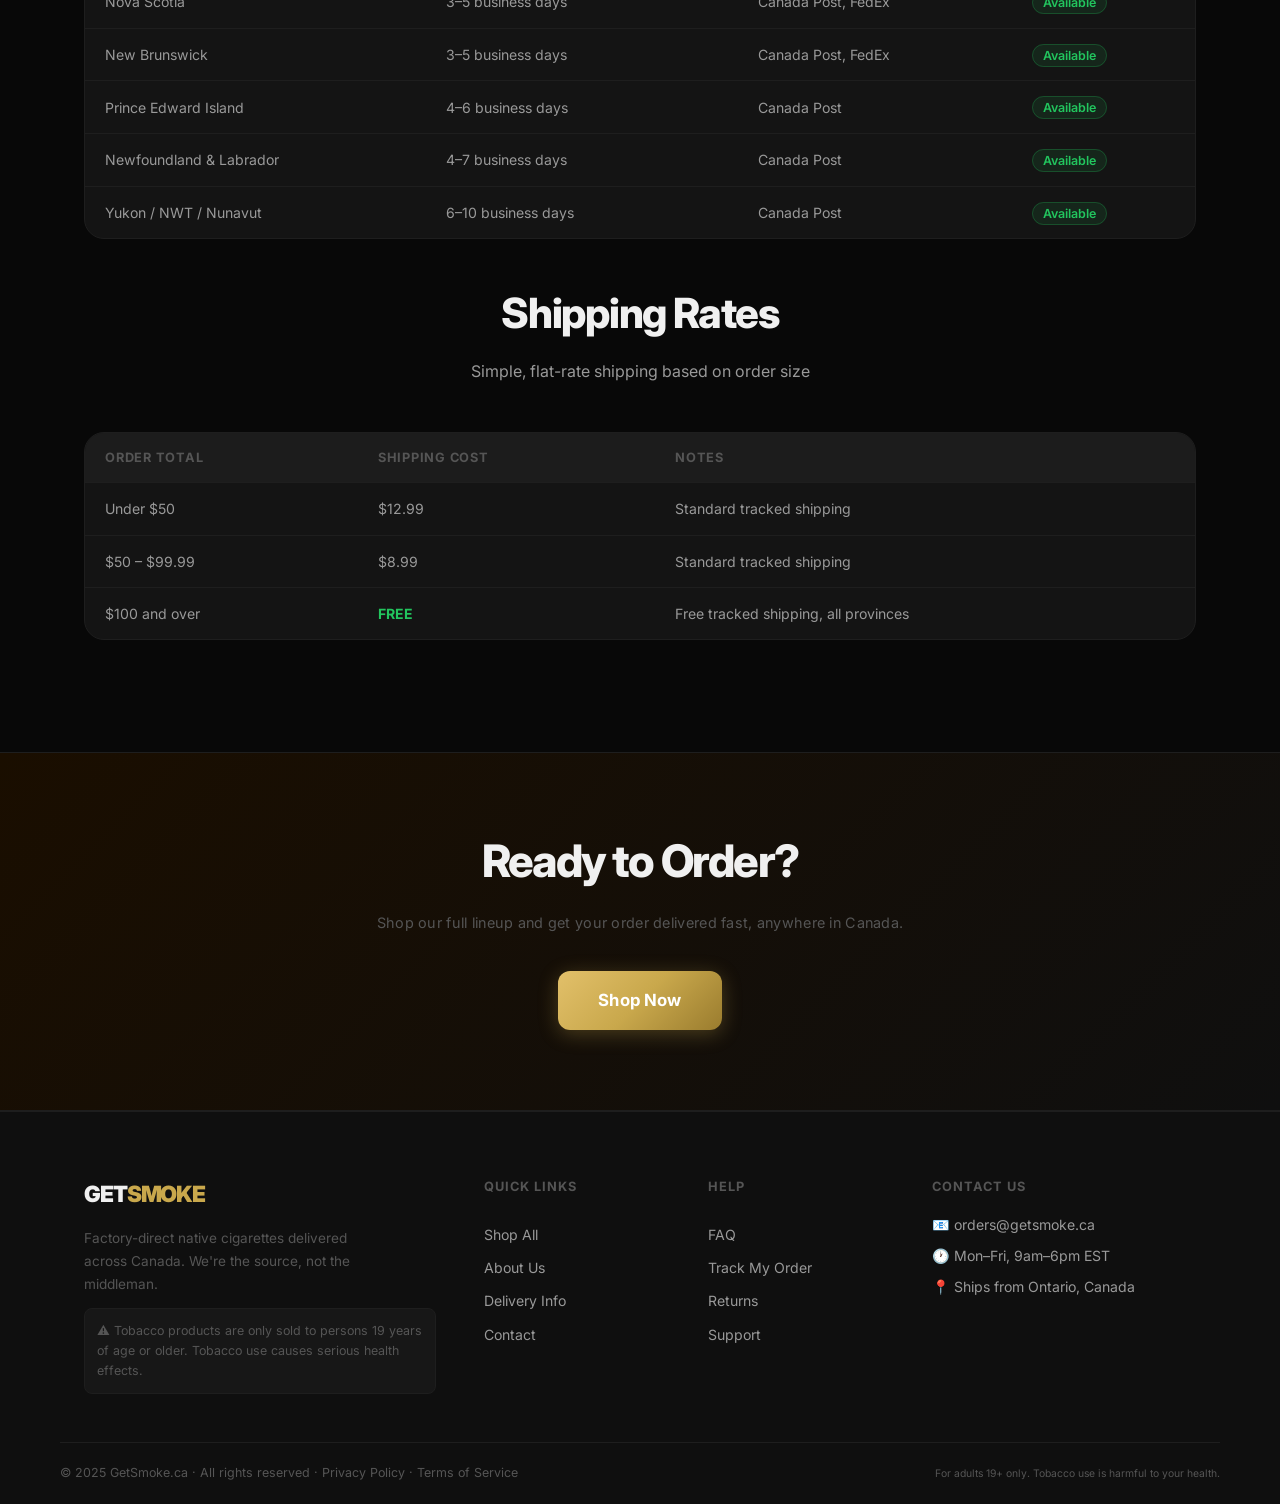
<file: delivery.html>
<!DOCTYPE html>
<html lang="en">
<head>
  <meta charset="UTF-8" />
  <meta name="viewport" content="width=device-width, initial-scale=1.0" />
  <title>Delivery Info – GetSmoke | Nationwide Cigarette Shipping Canada</title>
  <meta name="description" content="GetSmoke ships native cigarettes across all Canadian provinces. Fast, discreet, tracked delivery via UPS, FedEx, and Purolator." />
  <link rel="preconnect" href="https://fonts.googleapis.com" />
  <link rel="preconnect" href="https://fonts.gstatic.com" crossorigin />
  <link rel="stylesheet" href="css/style.css" />
</head>
<body>

  <!-- Age Verification Modal -->
  <div id="age-modal" class="age-modal">
    <div class="age-modal-inner">
      <div class="age-modal-logo">GET<span>SMOKE</span></div>
      <h2>Age Verification Required</h2>
      <p>This website sells tobacco products. You must be 19 years of age or older to enter.</p>
      <div class="age-buttons">
        <button class="btn-age-yes" onclick="confirmAge()">I Am 19 or Older</button>
        <button class="btn-age-no" onclick="denyAge()">I Am Under 19</button>
      </div>
      <p class="age-warning">⚠ Tobacco use causes serious health effects.</p>
    </div>
  </div>

  <!-- Notice Bar -->
  <div class="notice-bar">
    <p>🚚 Free shipping on orders over $100 · Ships nationwide with tracking</p>
  </div>

  <!-- Header -->
  <header class="header">
    <nav class="nav container">
      <a href="index.html" class="logo">GET<span>SMOKE</span></a>
      <ul class="nav-links">
        <li><a href="index.html">Home</a></li>
        <li><a href="shop.html">Shop</a></li>
        <li><a href="about.html">About</a></li>
        <li><a href="delivery.html" class="active">Delivery</a></li>
        <li><a href="contact.html">Contact</a></li>
      </ul>
      <a href="shop.html" class="btn-primary">Order Now</a>
      <button class="hamburger" onclick="toggleMenu()">&#9776;</button>
    </nav>
    <div class="mobile-menu" id="mobile-menu">
      <a href="index.html">Home</a>
      <a href="shop.html">Shop</a>
      <a href="about.html">About</a>
      <a href="delivery.html">Delivery</a>
      <a href="contact.html">Contact</a>
      <a href="shop.html" class="btn-primary">Order Now</a>
    </div>
  </header>

  <!-- Page Hero -->
  <section class="page-hero">
    <div class="container">
      <span class="section-tag">Shipping & Delivery</span>
      <h1>Fast. Tracked. Discreet.</h1>
      <p>We ship to every province in Canada. Every order comes with a tracking number and plain, unmarked packaging.</p>
    </div>
  </section>

  <!-- Delivery Section -->
  <section class="delivery-section">
    <div class="container">

      <!-- Delivery Cards -->
      <div class="delivery-grid">
        <div class="delivery-card">
          <div class="icon">📦</div>
          <h3>Discreet Packaging</h3>
          <p>All orders ship in plain, unmarked cardboard boxes. No GetSmoke branding, no product names on the outside. Your neighbours won't know a thing.</p>
        </div>
        <div class="delivery-card">
          <div class="icon">📍</div>
          <h3>Full Order Tracking</h3>
          <p>Every order includes a tracking number emailed to you. Track your package live through UPS, FedEx, or Purolator's website.</p>
        </div>
        <div class="delivery-card">
          <div class="icon">⚡</div>
          <h3>Fast Processing</h3>
          <p>Orders placed before 2pm EST are packed and shipped the same business day. You'll have your tracking number within hours.</p>
        </div>
        <div class="delivery-card">
          <div class="icon">🇨🇦</div>
          <h3>Ships Everywhere</h3>
          <p>We deliver to all 10 provinces and 3 territories. Rural addresses, apartments, PO boxes — if Canada Post or couriers deliver there, so do we.</p>
        </div>
        <div class="delivery-card">
          <div class="icon">🚚</div>
          <h3>Trusted Carriers</h3>
          <p>We use UPS, FedEx, Purolator, and Canada Post. Carrier is selected based on your location for the fastest possible delivery.</p>
        </div>
        <div class="delivery-card">
          <div class="icon">🎁</div>
          <h3>Free Shipping</h3>
          <p>Free shipping on all orders over $100. For smaller orders, flat-rate shipping applies based on your province.</p>
        </div>
      </div>

      <!-- Delivery Times Table -->
      <div class="section-header">
        <h2>Estimated Delivery Times</h2>
        <p>Business days after your order is shipped</p>
      </div>
      <div class="delivery-table-wrap">
        <table class="delivery-table">
          <thead>
            <tr>
              <th>Province / Territory</th>
              <th>Estimated Delivery</th>
              <th>Carriers Used</th>
              <th>Status</th>
            </tr>
          </thead>
          <tbody>
            <tr>
              <td>Ontario</td>
              <td>1–2 business days</td>
              <td>UPS, Purolator</td>
              <td><span class="badge-green">Available</span></td>
            </tr>
            <tr>
              <td>Quebec</td>
              <td>1–3 business days</td>
              <td>FedEx, Purolator</td>
              <td><span class="badge-green">Available</span></td>
            </tr>
            <tr>
              <td>British Columbia</td>
              <td>3–5 business days</td>
              <td>UPS, FedEx</td>
              <td><span class="badge-green">Available</span></td>
            </tr>
            <tr>
              <td>Alberta</td>
              <td>2–4 business days</td>
              <td>UPS, Purolator</td>
              <td><span class="badge-green">Available</span></td>
            </tr>
            <tr>
              <td>Manitoba</td>
              <td>2–4 business days</td>
              <td>Canada Post, UPS</td>
              <td><span class="badge-green">Available</span></td>
            </tr>
            <tr>
              <td>Saskatchewan</td>
              <td>2–4 business days</td>
              <td>Canada Post, UPS</td>
              <td><span class="badge-green">Available</span></td>
            </tr>
            <tr>
              <td>Nova Scotia</td>
              <td>3–5 business days</td>
              <td>Canada Post, FedEx</td>
              <td><span class="badge-green">Available</span></td>
            </tr>
            <tr>
              <td>New Brunswick</td>
              <td>3–5 business days</td>
              <td>Canada Post, FedEx</td>
              <td><span class="badge-green">Available</span></td>
            </tr>
            <tr>
              <td>Prince Edward Island</td>
              <td>4–6 business days</td>
              <td>Canada Post</td>
              <td><span class="badge-green">Available</span></td>
            </tr>
            <tr>
              <td>Newfoundland & Labrador</td>
              <td>4–7 business days</td>
              <td>Canada Post</td>
              <td><span class="badge-green">Available</span></td>
            </tr>
            <tr>
              <td>Yukon / NWT / Nunavut</td>
              <td>6–10 business days</td>
              <td>Canada Post</td>
              <td><span class="badge-green">Available</span></td>
            </tr>
          </tbody>
        </table>
      </div>

      <!-- Shipping Rates -->
      <div class="section-header">
        <h2>Shipping Rates</h2>
        <p>Simple, flat-rate shipping based on order size</p>
      </div>
      <div class="delivery-table-wrap">
        <table class="delivery-table">
          <thead>
            <tr>
              <th>Order Total</th>
              <th>Shipping Cost</th>
              <th>Notes</th>
            </tr>
          </thead>
          <tbody>
            <tr>
              <td>Under $50</td>
              <td>$12.99</td>
              <td>Standard tracked shipping</td>
            </tr>
            <tr>
              <td>$50 – $99.99</td>
              <td>$8.99</td>
              <td>Standard tracked shipping</td>
            </tr>
            <tr>
              <td>$100 and over</td>
              <td><strong style="color: #22c55e;">FREE</strong></td>
              <td>Free tracked shipping, all provinces</td>
            </tr>
          </tbody>
        </table>
      </div>

    </div>
  </section>

  <!-- CTA -->
  <section class="shipping-banner">
    <div class="container">
      <h2>Ready to Order?</h2>
      <p>Shop our full lineup and get your order delivered fast, anywhere in Canada.</p>
      <a href="shop.html" class="btn-primary btn-large">Shop Now</a>
    </div>
  </section>

  <!-- Footer -->
  <footer class="footer">
    <div class="container footer-grid">
      <div class="footer-brand">
        <a href="index.html" class="logo">GET<span>SMOKE</span></a>
        <p>Factory-direct native cigarettes delivered across Canada. We're the source, not the middleman.</p>
        <small>⚠ Tobacco products are only sold to persons 19 years of age or older. Tobacco use causes serious health effects.</small>
      </div>
      <div class="footer-links">
        <h4>Quick Links</h4>
        <a href="shop.html">Shop All</a>
        <a href="about.html">About Us</a>
        <a href="delivery.html">Delivery Info</a>
        <a href="contact.html">Contact</a>
      </div>
      <div class="footer-links">
        <h4>Help</h4>
        <a href="contact.html#faq">FAQ</a>
        <a href="contact.html#tracking">Track My Order</a>
        <a href="contact.html">Returns</a>
        <a href="contact.html">Support</a>
      </div>
      <div class="footer-contact">
        <h4>Contact Us</h4>
        <p>📧 orders@getsmoke.ca</p>
        <p>🕐 Mon–Fri, 9am–6pm EST</p>
        <p>📍 Ships from Ontario, Canada</p>
      </div>
    </div>
    <div class="footer-bottom container">
      <p>© 2025 GetSmoke.ca · All rights reserved · <a href="privacy.html">Privacy Policy</a> · <a href="terms.html">Terms of Service</a></p>
      <p><small>For adults 19+ only. Tobacco use is harmful to your health.</small></p>
    </div>
  </footer>

  <script src="js/main.js"></script>
</body>
</html>
</file>
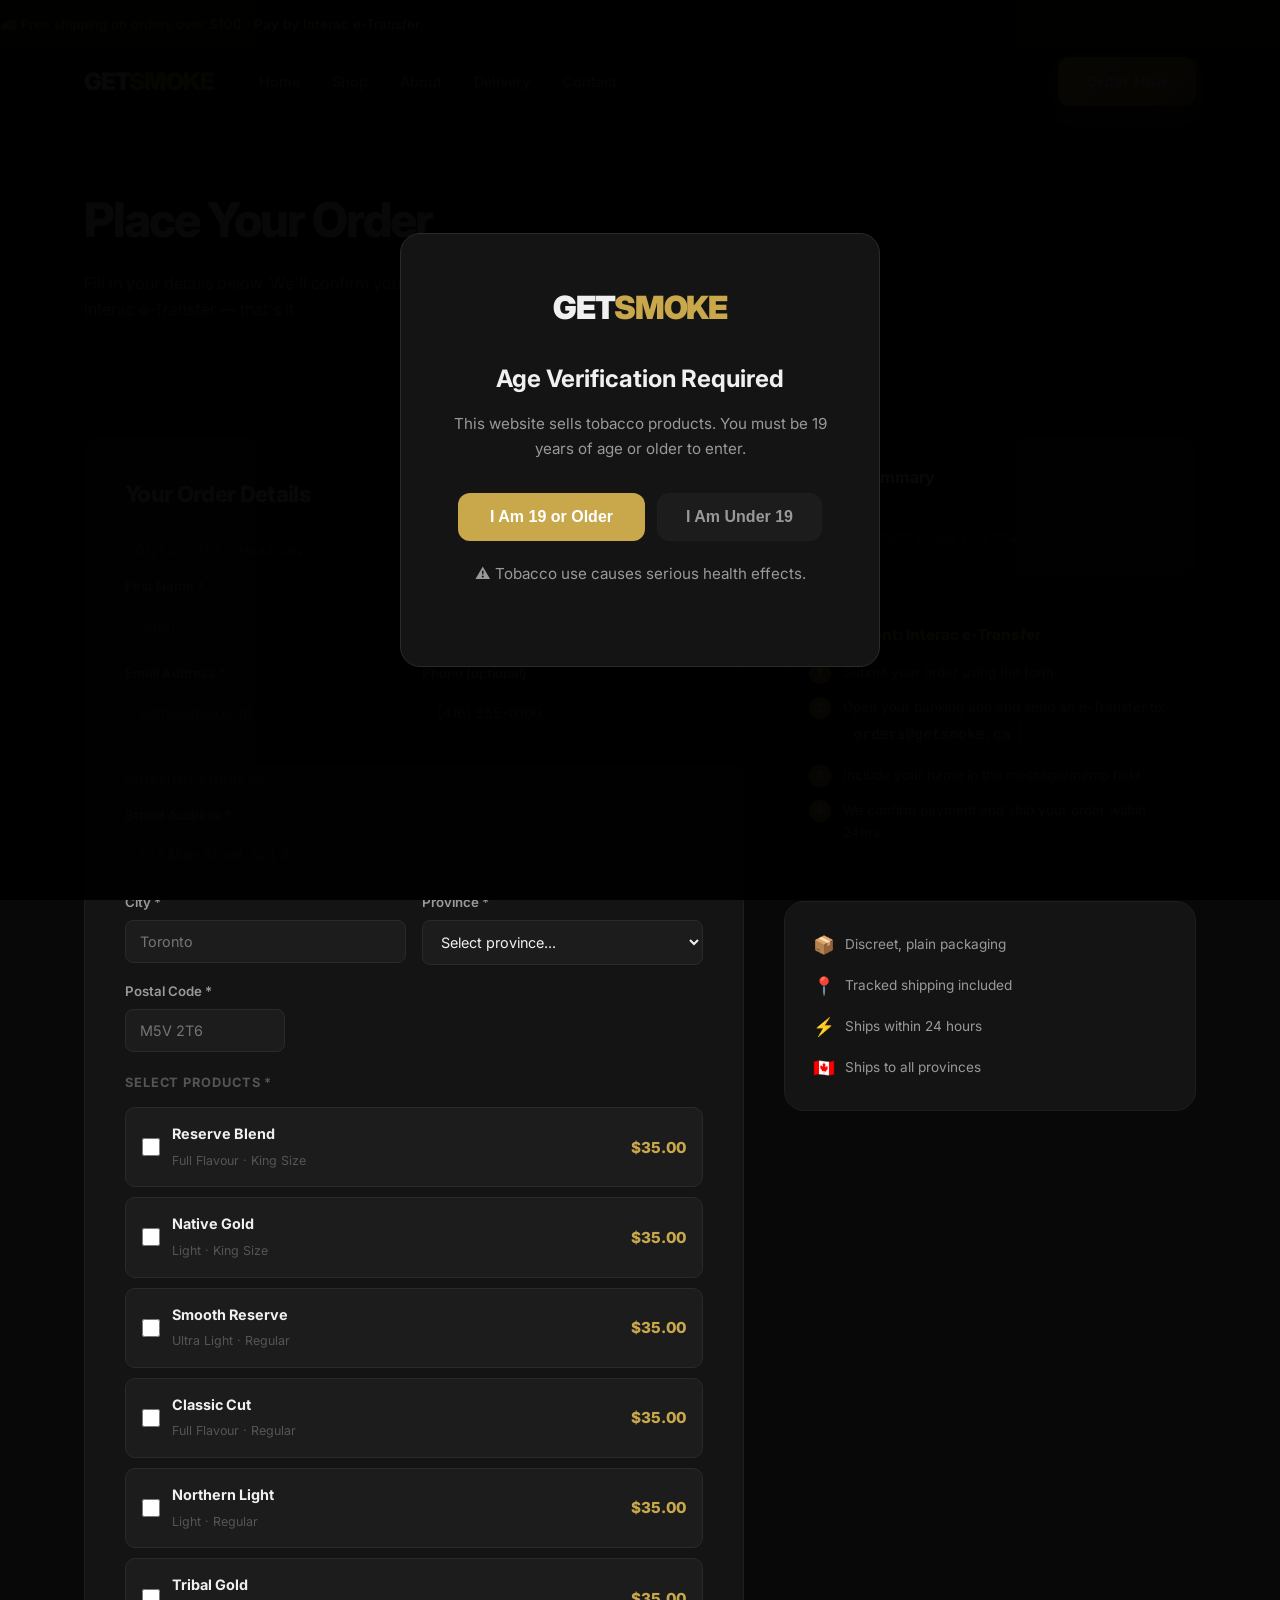
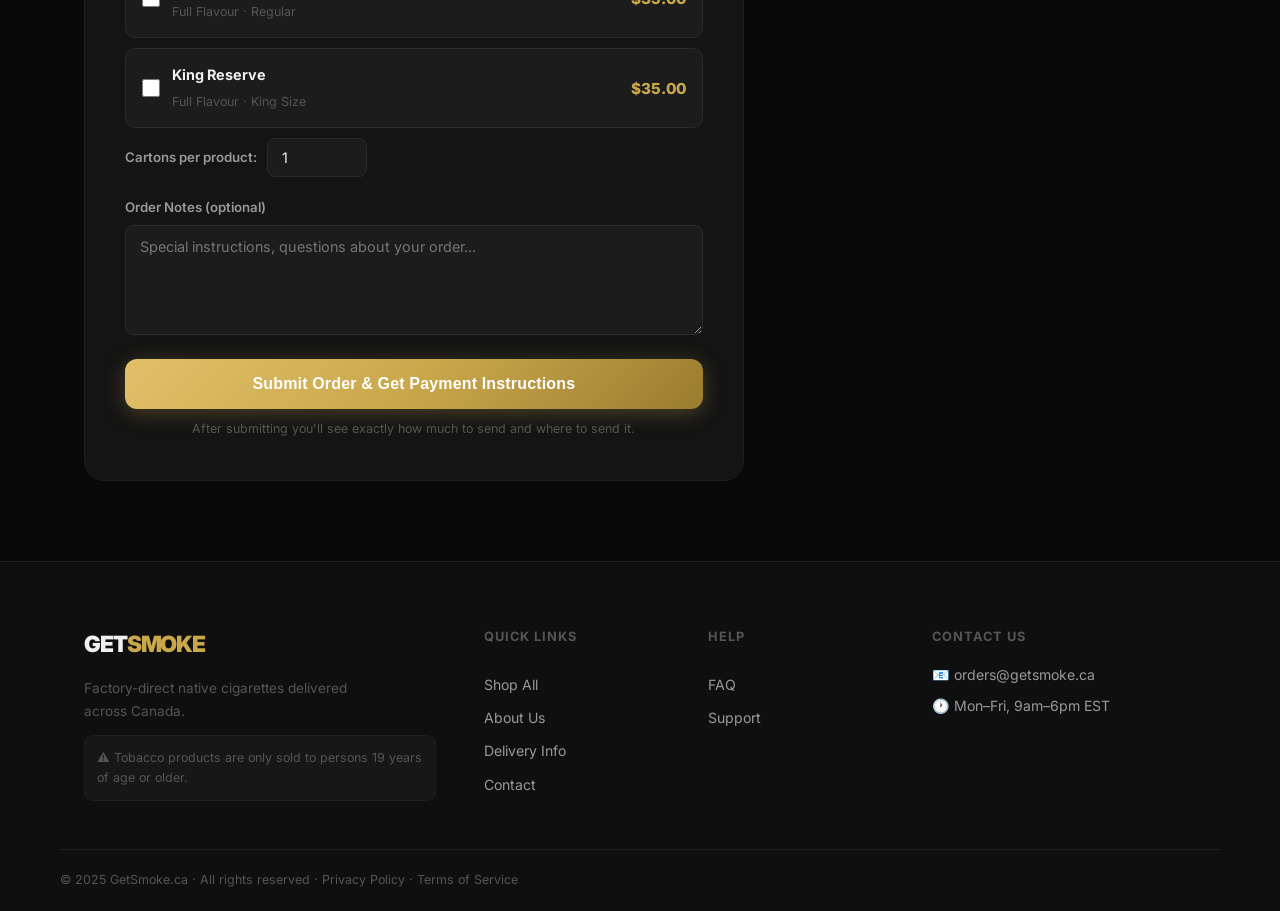
<file: order.html>
<!DOCTYPE html>
<html lang="en">
<head>
  <meta charset="UTF-8" />
  <meta name="viewport" content="width=device-width, initial-scale=1.0" />
  <title>Place Your Order – GetSmoke</title>
  <meta name="description" content="Order native cigarettes from GetSmoke. Fast delivery across Canada. Pay by Interac e-Transfer." />
  <link rel="preconnect" href="https://fonts.googleapis.com" />
  <link rel="preconnect" href="https://fonts.gstatic.com" crossorigin />
  <link rel="stylesheet" href="css/style.css" />
  <style>
    .order-section { padding: 64px 0 80px; }
    .order-layout {
      display: grid;
      grid-template-columns: 1.6fr 1fr;
      gap: 40px;
      align-items: start;
    }
    .order-form-card {
      background: var(--bg-card);
      border: 1px solid var(--border);
      border-radius: var(--radius-lg);
      padding: 40px;
    }
    .order-form-card h2 {
      font-size: 1.4rem;
      font-weight: 800;
      letter-spacing: -0.03em;
      margin-bottom: 28px;
    }
    .order-sidebar { display: flex; flex-direction: column; gap: 20px; }

    /* Product selector */
    .product-select-list { display: flex; flex-direction: column; gap: 10px; margin-bottom: 6px; }
    .product-select-item {
      display: flex;
      align-items: center;
      gap: 12px;
      background: var(--bg-elevated);
      border: 1.5px solid var(--border-light);
      border-radius: 10px;
      padding: 14px 16px;
      cursor: pointer;
      transition: border-color var(--trans), background var(--trans);
      user-select: none;
    }
    .product-select-item:hover { border-color: var(--accent); }
    .product-select-item.selected {
      border-color: var(--accent);
      background: rgba(232,116,0,0.08);
    }
    .product-select-item input[type="checkbox"] {
      accent-color: var(--accent);
      width: 18px;
      height: 18px;
      flex-shrink: 0;
      cursor: pointer;
    }
    .product-select-info { flex: 1; }
    .product-select-info strong { display: block; font-size: 0.9rem; }
    .product-select-info span { font-size: 0.78rem; color: var(--text-muted); }
    .product-select-price {
      font-size: 0.95rem;
      font-weight: 800;
      color: var(--accent);
      flex-shrink: 0;
    }

    /* qty row */
    .qty-row {
      display: flex;
      align-items: center;
      gap: 10px;
      margin-top: 10px;
      margin-bottom: 4px;
    }
    .qty-row label { font-size: 0.83rem; font-weight: 600; color: var(--text-sub); white-space: nowrap; }
    .qty-input {
      background: var(--bg-elevated);
      border: 1px solid var(--border-light);
      border-radius: 8px;
      color: var(--text);
      padding: 10px 14px;
      font-size: 0.9rem;
      font-family: inherit;
      width: 100px;
      outline: none;
      transition: border-color var(--trans);
    }
    .qty-input:focus { border-color: var(--accent); }

    /* order summary card */
    .summary-card {
      background: var(--bg-card);
      border: 1px solid var(--border);
      border-radius: var(--radius-lg);
      padding: 28px;
    }
    .summary-card h3 {
      font-size: 1rem;
      font-weight: 700;
      margin-bottom: 20px;
      padding-bottom: 14px;
      border-bottom: 1px solid var(--border);
    }
    .summary-row {
      display: flex;
      justify-content: space-between;
      align-items: center;
      font-size: 0.88rem;
      color: var(--text-sub);
      padding: 6px 0;
    }
    .summary-row.total {
      border-top: 1px solid var(--border);
      margin-top: 10px;
      padding-top: 14px;
      font-size: 1.05rem;
      font-weight: 800;
      color: var(--text);
    }
    .summary-row.total span:last-child { color: var(--accent); }
    .free-shipping-badge {
      background: rgba(34,197,94,0.1);
      color: #22c55e;
      border: 1px solid rgba(34,197,94,0.25);
      border-radius: 100px;
      font-size: 0.75rem;
      font-weight: 700;
      padding: 3px 10px;
    }

    /* etransfer info card */
    .etransfer-card {
      background: rgba(232,116,0,0.06);
      border: 1.5px solid rgba(232,116,0,0.3);
      border-radius: var(--radius-lg);
      padding: 24px;
    }
    .etransfer-card h3 {
      font-size: 0.95rem;
      font-weight: 800;
      margin-bottom: 14px;
      color: var(--accent-light);
    }
    .etransfer-step {
      display: flex;
      gap: 12px;
      align-items: flex-start;
      margin-bottom: 12px;
      font-size: 0.85rem;
      color: var(--text-sub);
    }
    .etransfer-num {
      background: var(--accent);
      color: #fff;
      width: 22px;
      height: 22px;
      border-radius: 50%;
      font-size: 0.72rem;
      font-weight: 800;
      display: flex;
      align-items: center;
      justify-content: center;
      flex-shrink: 0;
      margin-top: 1px;
    }
    .etransfer-email {
      display: inline-block;
      background: var(--bg-elevated);
      border: 1px solid var(--border-light);
      border-radius: 6px;
      padding: 4px 10px;
      font-family: monospace;
      font-size: 0.88rem;
      color: var(--accent-light);
      letter-spacing: 0.02em;
    }

    /* success screen */
    .success-screen {
      display: none;
      text-align: center;
      padding: 48px 32px;
    }
    .success-screen.show { display: block; }
    .success-icon { font-size: 3.5rem; margin-bottom: 20px; }
    .success-screen h2 {
      font-size: 1.8rem;
      font-weight: 800;
      letter-spacing: -0.03em;
      margin-bottom: 12px;
    }
    .success-screen > p {
      color: var(--text-sub);
      font-size: 0.95rem;
      margin-bottom: 32px;
      max-width: 420px;
      margin-left: auto;
      margin-right: auto;
    }
    .payment-instructions {
      background: rgba(232,116,0,0.07);
      border: 1.5px solid rgba(232,116,0,0.3);
      border-radius: var(--radius-lg);
      padding: 28px 32px;
      text-align: left;
      max-width: 500px;
      margin: 0 auto 28px;
    }
    .payment-instructions h3 {
      font-size: 1rem;
      font-weight: 800;
      color: var(--accent-light);
      margin-bottom: 18px;
    }
    .pi-row {
      display: flex;
      justify-content: space-between;
      padding: 10px 0;
      border-bottom: 1px solid rgba(255,255,255,0.06);
      font-size: 0.88rem;
    }
    .pi-row:last-child { border-bottom: none; }
    .pi-row span:first-child { color: var(--text-muted); }
    .pi-row span:last-child { font-weight: 700; color: var(--text); }
    .pi-row .copy-val { color: var(--accent-light); font-family: monospace; }

    @media (max-width: 860px) {
      .order-layout { grid-template-columns: 1fr; }
      .order-sidebar { order: -1; }
    }
    @media (max-width: 520px) {
      .order-form-card { padding: 24px 20px; }
    }
  </style>
</head>
<body>

  <!-- Age Verification Modal -->
  <div id="age-modal" class="age-modal">
    <div class="age-modal-inner">
      <div class="age-modal-logo">GET<span>SMOKE</span></div>
      <h2>Age Verification Required</h2>
      <p>This website sells tobacco products. You must be 19 years of age or older to enter.</p>
      <div class="age-buttons">
        <button class="btn-age-yes" onclick="confirmAge()">I Am 19 or Older</button>
        <button class="btn-age-no" onclick="denyAge()">I Am Under 19</button>
      </div>
      <p class="age-warning">⚠ Tobacco use causes serious health effects.</p>
    </div>
  </div>

  <!-- Notice Bar -->
  <div class="notice-bar">
    <p>🚚 Free shipping on orders over $100 · Pay by Interac e-Transfer</p>
  </div>

  <!-- Header -->
  <header class="header">
    <nav class="nav container">
      <a href="index.html" class="logo">GET<span>SMOKE</span></a>
      <ul class="nav-links">
        <li><a href="index.html">Home</a></li>
        <li><a href="shop.html">Shop</a></li>
        <li><a href="about.html">About</a></li>
        <li><a href="delivery.html">Delivery</a></li>
        <li><a href="contact.html">Contact</a></li>
      </ul>
      <a href="shop.html" class="btn-primary">Order Now</a>
      <button class="hamburger" onclick="toggleMenu()">&#9776;</button>
    </nav>
    <div class="mobile-menu" id="mobile-menu">
      <a href="index.html">Home</a>
      <a href="shop.html">Shop</a>
      <a href="about.html">About</a>
      <a href="delivery.html">Delivery</a>
      <a href="contact.html">Contact</a>
      <a href="shop.html" class="btn-primary">Order Now</a>
    </div>
  </header>

  <!-- Page Hero -->
  <section class="page-hero">
    <div class="container">
      <h1>Place Your Order</h1>
      <p>Fill in your details below. We'll confirm your order and you pay by Interac e-Transfer — that's it.</p>
    </div>
  </section>

  <!-- Order Section -->
  <section class="order-section">
    <div class="container">
      <div class="order-layout">

        <!-- Order Form -->
        <div class="order-form-card">

          <!-- Form (shown by default) -->
          <div id="order-form-wrap">
            <h2>Your Order Details</h2>

            <!--
              IMPORTANT: Replace YOUR_FORM_ID below with your Formspree form ID.
              Sign up free at https://formspree.io → New Form → copy the ID from the action URL.
              Example: action="https://formspree.io/f/abcd1234"
            -->
            <form id="order-form" action="https://formspree.io/f/xzdydoll" method="POST">

              <!-- Contact Info -->
              <p style="font-size:0.8rem;font-weight:700;text-transform:uppercase;letter-spacing:0.07em;color:var(--text-muted);margin-bottom:14px;">Contact Information</p>
              <div class="form-row">
                <div class="form-group">
                  <label for="first_name">First Name *</label>
                  <input type="text" id="first_name" name="first_name" required placeholder="John" />
                </div>
                <div class="form-group">
                  <label for="last_name">Last Name *</label>
                  <input type="text" id="last_name" name="last_name" required placeholder="Smith" />
                </div>
              </div>
              <div class="form-row">
                <div class="form-group">
                  <label for="email">Email Address *</label>
                  <input type="email" id="email" name="email" required placeholder="john@email.com" />
                </div>
                <div class="form-group">
                  <label for="phone">Phone (optional)</label>
                  <input type="tel" id="phone" name="phone" placeholder="(416) 555-0100" />
                </div>
              </div>

              <!-- Shipping Address -->
              <p style="font-size:0.8rem;font-weight:700;text-transform:uppercase;letter-spacing:0.07em;color:var(--text-muted);margin:20px 0 14px;">Shipping Address</p>
              <div class="form-group">
                <label for="address">Street Address *</label>
                <input type="text" id="address" name="address" required placeholder="123 Main Street, Apt 4" />
              </div>
              <div class="form-row">
                <div class="form-group">
                  <label for="city">City *</label>
                  <input type="text" id="city" name="city" required placeholder="Toronto" />
                </div>
                <div class="form-group">
                  <label for="province">Province *</label>
                  <select id="province" name="province" required>
                    <option value="">Select province...</option>
                    <option>Ontario</option>
                    <option>Quebec</option>
                    <option>British Columbia</option>
                    <option>Alberta</option>
                    <option>Manitoba</option>
                    <option>Saskatchewan</option>
                    <option>Nova Scotia</option>
                    <option>New Brunswick</option>
                    <option>Prince Edward Island</option>
                    <option>Newfoundland & Labrador</option>
                    <option>Yukon</option>
                    <option>Northwest Territories</option>
                    <option>Nunavut</option>
                  </select>
                </div>
              </div>
              <div class="form-group">
                <label for="postal">Postal Code *</label>
                <input type="text" id="postal" name="postal_code" required placeholder="M5V 2T6" style="max-width:160px;" />
              </div>

              <!-- Products -->
              <p style="font-size:0.8rem;font-weight:700;text-transform:uppercase;letter-spacing:0.07em;color:var(--text-muted);margin:20px 0 14px;">Select Products *</p>
              <div class="product-select-list" id="product-list">

                <label class="product-select-item">
                  <input type="checkbox" name="products" value="Reserve Blend" onchange="updateSummary()" />
                  <div class="product-select-info">
                    <strong>Reserve Blend</strong>
                    <span>Full Flavour · King Size</span>
                  </div>
                  <span class="product-select-price">$35.00</span>
                </label>

                <label class="product-select-item">
                  <input type="checkbox" name="products" value="Native Gold" onchange="updateSummary()" />
                  <div class="product-select-info">
                    <strong>Native Gold</strong>
                    <span>Light · King Size</span>
                  </div>
                  <span class="product-select-price">$35.00</span>
                </label>

                <label class="product-select-item">
                  <input type="checkbox" name="products" value="Smooth Reserve" onchange="updateSummary()" />
                  <div class="product-select-info">
                    <strong>Smooth Reserve</strong>
                    <span>Ultra Light · Regular</span>
                  </div>
                  <span class="product-select-price">$35.00</span>
                </label>

                <label class="product-select-item">
                  <input type="checkbox" name="products" value="Classic Cut" onchange="updateSummary()" />
                  <div class="product-select-info">
                    <strong>Classic Cut</strong>
                    <span>Full Flavour · Regular</span>
                  </div>
                  <span class="product-select-price">$35.00</span>
                </label>

                <label class="product-select-item">
                  <input type="checkbox" name="products" value="Northern Light" onchange="updateSummary()" />
                  <div class="product-select-info">
                    <strong>Northern Light</strong>
                    <span>Light · Regular</span>
                  </div>
                  <span class="product-select-price">$35.00</span>
                </label>

                <label class="product-select-item">
                  <input type="checkbox" name="products" value="Tribal Gold" onchange="updateSummary()" />
                  <div class="product-select-info">
                    <strong>Tribal Gold</strong>
                    <span>Full Flavour · Regular</span>
                  </div>
                  <span class="product-select-price">$35.00</span>
                </label>

                <label class="product-select-item">
                  <input type="checkbox" name="products" value="King Reserve" onchange="updateSummary()" />
                  <div class="product-select-info">
                    <strong>King Reserve</strong>
                    <span>Full Flavour · King Size</span>
                  </div>
                  <span class="product-select-price">$35.00</span>
                </label>

              </div>

              <div class="qty-row">
                <label for="qty">Cartons per product:</label>
                <input type="number" id="qty" name="quantity_per_product" class="qty-input" min="1" max="99" value="1" onchange="updateSummary()" />
              </div>
              <!-- Hidden total field so it shows up in the email -->
              <input type="hidden" id="order_total" name="order_total" value="" />

              <!-- Notes -->
              <div class="form-group" style="margin-top:20px;">
                <label for="notes">Order Notes (optional)</label>
                <textarea id="notes" name="notes" placeholder="Special instructions, questions about your order..."></textarea>
              </div>

              <!-- Payment method hidden field -->
              <input type="hidden" name="payment_method" value="Interac e-Transfer" />

              <button type="submit" class="btn-primary" style="width:100%;padding:16px;font-size:1rem;margin-top:8px;">
                Submit Order & Get Payment Instructions
              </button>
              <p style="text-align:center;color:var(--text-muted);font-size:0.78rem;margin-top:10px;">
                After submitting you'll see exactly how much to send and where to send it.
              </p>
            </form>
          </div>

          <!-- Success Screen (shown after submit) -->
          <div class="success-screen" id="success-screen">
            <div class="success-icon">✅</div>
            <h2>Order Received!</h2>
            <p>Thanks! We've got your order. Now complete your payment by Interac e-Transfer and we'll ship it out within 24 hours.</p>

            <div class="payment-instructions">
              <h3>💸 How to Pay by Interac e-Transfer</h3>
              <div class="pi-row">
                <span>Send to</span>
                <span class="copy-val">orders@getsmoke.ca</span>
              </div>
              <div class="pi-row">
                <span>Amount</span>
                <span id="pi-amount" class="copy-val">See your order total</span>
              </div>
              <div class="pi-row">
                <span>Message / Memo</span>
                <span id="pi-order" class="copy-val">Your name + order</span>
              </div>
              <div class="pi-row">
                <span>Auto-deposit?</span>
                <span>Yes — no password needed</span>
              </div>
            </div>

            <p style="color:var(--text-muted);font-size:0.82rem;max-width:420px;margin:0 auto 24px;">
              Once we receive your e-Transfer we'll confirm by email and ship your order with a tracking number. Questions? Email <strong>orders@getsmoke.ca</strong>
            </p>
            <a href="shop.html" class="btn-ghost">Back to Shop</a>
          </div>

        </div>

        <!-- Sidebar -->
        <div class="order-sidebar">

          <!-- Order Summary -->
          <div class="summary-card">
            <h3>Order Summary</h3>
            <div id="summary-items">
              <p style="color:var(--text-muted);font-size:0.85rem;">Select products to see your total.</p>
            </div>
            <div class="summary-row total" id="summary-total" style="display:none;">
              <span>Total</span>
              <span id="total-display">$0.00</span>
            </div>
            <div id="shipping-note" style="margin-top:12px;display:none;"></div>
          </div>

          <!-- e-Transfer Info -->
          <div class="etransfer-card">
            <h3>💳 Payment: Interac e-Transfer</h3>
            <div class="etransfer-step">
              <span class="etransfer-num">1</span>
              <span>Submit your order using the form</span>
            </div>
            <div class="etransfer-step">
              <span class="etransfer-num">2</span>
              <span>Open your banking app and send an e-Transfer to:<br/><span class="etransfer-email">orders@getsmoke.ca</span></span>
            </div>
            <div class="etransfer-step">
              <span class="etransfer-num">3</span>
              <span>Include your name in the message/memo field</span>
            </div>
            <div class="etransfer-step">
              <span class="etransfer-num">4</span>
              <span>We confirm payment and ship your order within 24hrs</span>
            </div>
          </div>

          <!-- Trust -->
          <div class="summary-card">
            <div style="display:flex;flex-direction:column;gap:12px;">
              <div style="display:flex;align-items:center;gap:10px;font-size:0.85rem;color:var(--text-sub);">
                <span style="font-size:1.1rem;">📦</span> Discreet, plain packaging
              </div>
              <div style="display:flex;align-items:center;gap:10px;font-size:0.85rem;color:var(--text-sub);">
                <span style="font-size:1.1rem;">📍</span> Tracked shipping included
              </div>
              <div style="display:flex;align-items:center;gap:10px;font-size:0.85rem;color:var(--text-sub);">
                <span style="font-size:1.1rem;">⚡</span> Ships within 24 hours
              </div>
              <div style="display:flex;align-items:center;gap:10px;font-size:0.85rem;color:var(--text-sub);">
                <span style="font-size:1.1rem;">🇨🇦</span> Ships to all provinces
              </div>
            </div>
          </div>

        </div>
      </div>
    </div>
  </section>

  <!-- Footer -->
  <footer class="footer">
    <div class="container footer-grid">
      <div class="footer-brand">
        <a href="index.html" class="logo">GET<span>SMOKE</span></a>
        <p>Factory-direct native cigarettes delivered across Canada.</p>
        <small>⚠ Tobacco products are only sold to persons 19 years of age or older.</small>
      </div>
      <div class="footer-links">
        <h4>Quick Links</h4>
        <a href="shop.html">Shop All</a>
        <a href="about.html">About Us</a>
        <a href="delivery.html">Delivery Info</a>
        <a href="contact.html">Contact</a>
      </div>
      <div class="footer-links">
        <h4>Help</h4>
        <a href="contact.html#faq">FAQ</a>
        <a href="contact.html">Support</a>
      </div>
      <div class="footer-contact">
        <h4>Contact Us</h4>
        <p>📧 orders@getsmoke.ca</p>
        <p>🕐 Mon–Fri, 9am–6pm EST</p>
      </div>
    </div>
    <div class="footer-bottom container">
      <p>© 2025 GetSmoke.ca · All rights reserved · <a href="privacy.html">Privacy Policy</a> · <a href="terms.html">Terms of Service</a></p>
    </div>
  </footer>

  <script src="js/main.js"></script>
  <script>
    /* ── Volume pricing tiers ── */
    function getPricePerCarton(totalCartons) {
      if (totalCartons >= 25) return 26;
      if (totalCartons >= 11) return 33;
      return 35;
    }

    const PRODUCT_NAMES = {
      'Reserve Blend': 'Reserve Blend',
      'Native Gold': 'Native Gold',
      'Smooth Reserve': 'Smooth Reserve',
      'Classic Cut': 'Classic Cut',
      'Northern Light': 'Northern Light',
      'Tribal Gold': 'Tribal Gold',
      'King Reserve': 'King Reserve',
    };

    function updateSummary() {
      const checked = [...document.querySelectorAll('input[name="products"]:checked')];
      const qty = parseInt(document.getElementById('qty').value) || 1;
      const summaryItems = document.getElementById('summary-items');
      const summaryTotal = document.getElementById('summary-total');
      const totalDisplay = document.getElementById('total-display');
      const shippingNote = document.getElementById('shipping-note');

      // highlight selected cards
      document.querySelectorAll('.product-select-item').forEach(item => {
        const cb = item.querySelector('input[type="checkbox"]');
        item.classList.toggle('selected', cb.checked);
      });

      if (checked.length === 0) {
        summaryItems.innerHTML = '<p style="color:var(--text-muted);font-size:0.85rem;">Select products to see your total.</p>';
        summaryTotal.style.display = 'none';
        shippingNote.style.display = 'none';
        document.getElementById('order_total').value = '';
        return;
      }

      const totalCartons = checked.length * qty;
      const pricePerCarton = getPricePerCarton(totalCartons);

      let subtotal = 0;
      let html = '';

      // Show active tier
      let tierLabel = totalCartons >= 25 ? '$26/carton — Save 26% 🏆' : totalCartons >= 11 ? '$33/carton — Save 6%' : '$35/carton (standard)';
      html += `<div class="summary-row" style="margin-bottom:8px;"><span style="color:var(--accent-light);font-size:0.78rem;font-weight:700;">Active price: ${tierLabel}</span></div>`;

      checked.forEach(cb => {
        const name = cb.value;
        const lineTotal = pricePerCarton * qty;
        subtotal += lineTotal;
        html += `<div class="summary-row"><span>${name} ×${qty}</span><span>$${lineTotal.toFixed(2)}</span></div>`;
      });

      const shipping = subtotal >= 100 ? 0 : (subtotal >= 50 ? 8.99 : 12.99);
      const total = subtotal + shipping;

      html += `<div class="summary-row"><span>Shipping</span><span>${shipping === 0 ? '<span class="free-shipping-badge">FREE</span>' : '$' + shipping.toFixed(2)}</span></div>`;
      summaryItems.innerHTML = html;
      summaryTotal.style.display = 'flex';
      totalDisplay.textContent = '$' + total.toFixed(2);
      document.getElementById('order_total').value = '$' + total.toFixed(2);

      shippingNote.style.display = 'block';
      if (totalCartons < 11) {
        const needed = 11 - totalCartons;
        shippingNote.innerHTML = `<p style="font-size:0.78rem;color:var(--accent-light);">Add ${needed} more carton${needed > 1 ? 's' : ''} to drop to <strong>$33/carton</strong>!</p>`;
      } else if (totalCartons < 25) {
        const needed = 25 - totalCartons;
        shippingNote.innerHTML = `<p style="font-size:0.78rem;color:var(--accent-light);">Add ${needed} more carton${needed > 1 ? 's' : ''} to drop to <strong>$26/carton</strong>!</p>`;
      } else {
        shippingNote.innerHTML = `<p style="font-size:0.78rem;color:#22c55e;">✓ You're getting our best price at $26/carton!</p>`;
      }
    }

    /* ── Form submission → show success ── */
    const form = document.getElementById('order-form');
    form.addEventListener('submit', async function (e) {
      e.preventDefault();
      const btn = form.querySelector('button[type="submit"]');
      btn.textContent = 'Sending...';
      btn.disabled = true;

      // get total for the success screen
      const totalText = document.getElementById('total-display').textContent;
      const firstName = document.getElementById('first_name').value;

      try {
        const data = new FormData(form);
        const resp = await fetch(form.action, {
          method: 'POST',
          body: data,
          headers: { 'Accept': 'application/json' }
        });

        if (resp.ok) {
          // show success
          document.getElementById('order-form-wrap').style.display = 'none';
          const success = document.getElementById('success-screen');
          success.classList.add('show');
          document.getElementById('pi-amount').textContent = totalText || 'Your order total';
          document.getElementById('pi-order').textContent = firstName ? firstName + ' – GetSmoke order' : 'Your name + GetSmoke order';
          window.scrollTo({ top: 0, behavior: 'smooth' });
        } else {
          btn.textContent = 'Error — please email orders@getsmoke.ca';
          btn.style.background = '#ef4444';
          btn.disabled = false;
        }
      } catch {
        // If Formspree not set up yet, show success anyway for testing
        document.getElementById('order-form-wrap').style.display = 'none';
        const success = document.getElementById('success-screen');
        success.classList.add('show');
        document.getElementById('pi-amount').textContent = totalText || 'Your order total';
        document.getElementById('pi-order').textContent = firstName ? firstName + ' – GetSmoke order' : 'Your name + GetSmoke order';
        window.scrollTo({ top: 0, behavior: 'smooth' });
      }
    });
  </script>
</body>
</html>
</file>
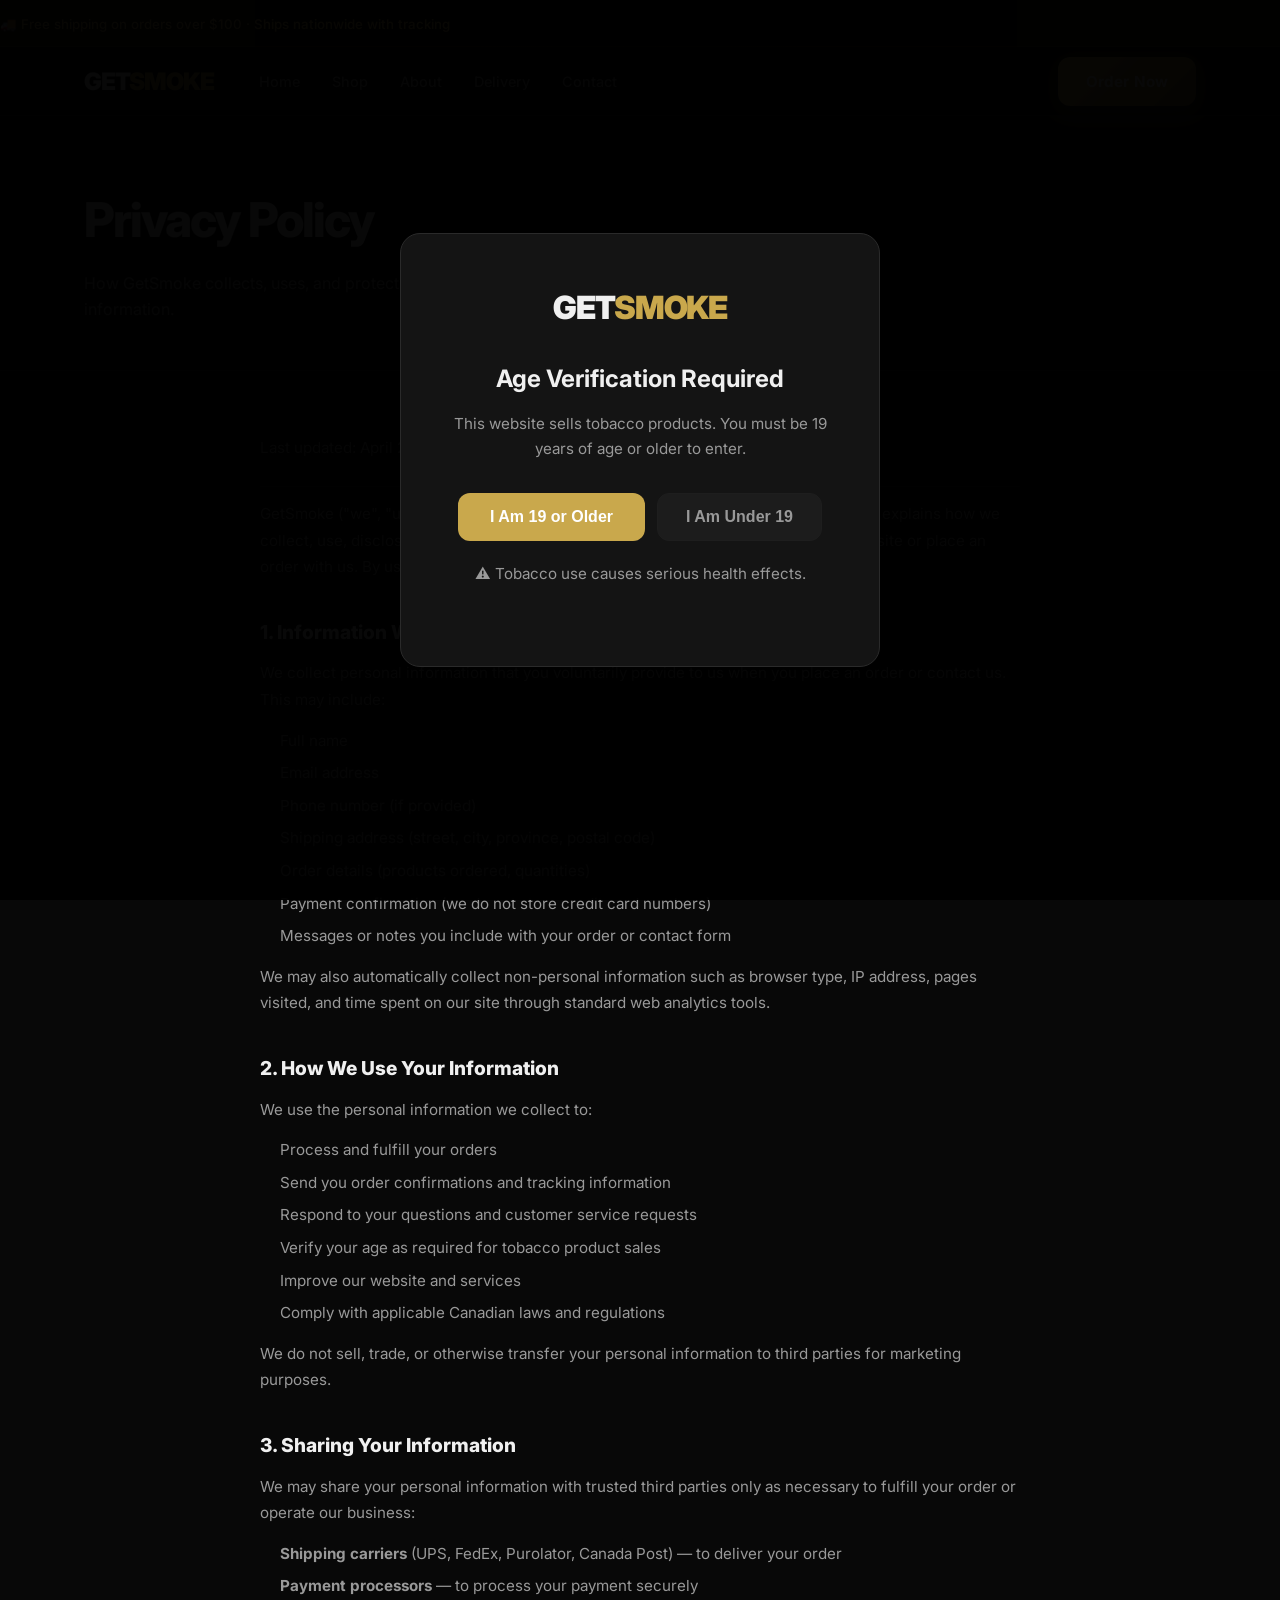
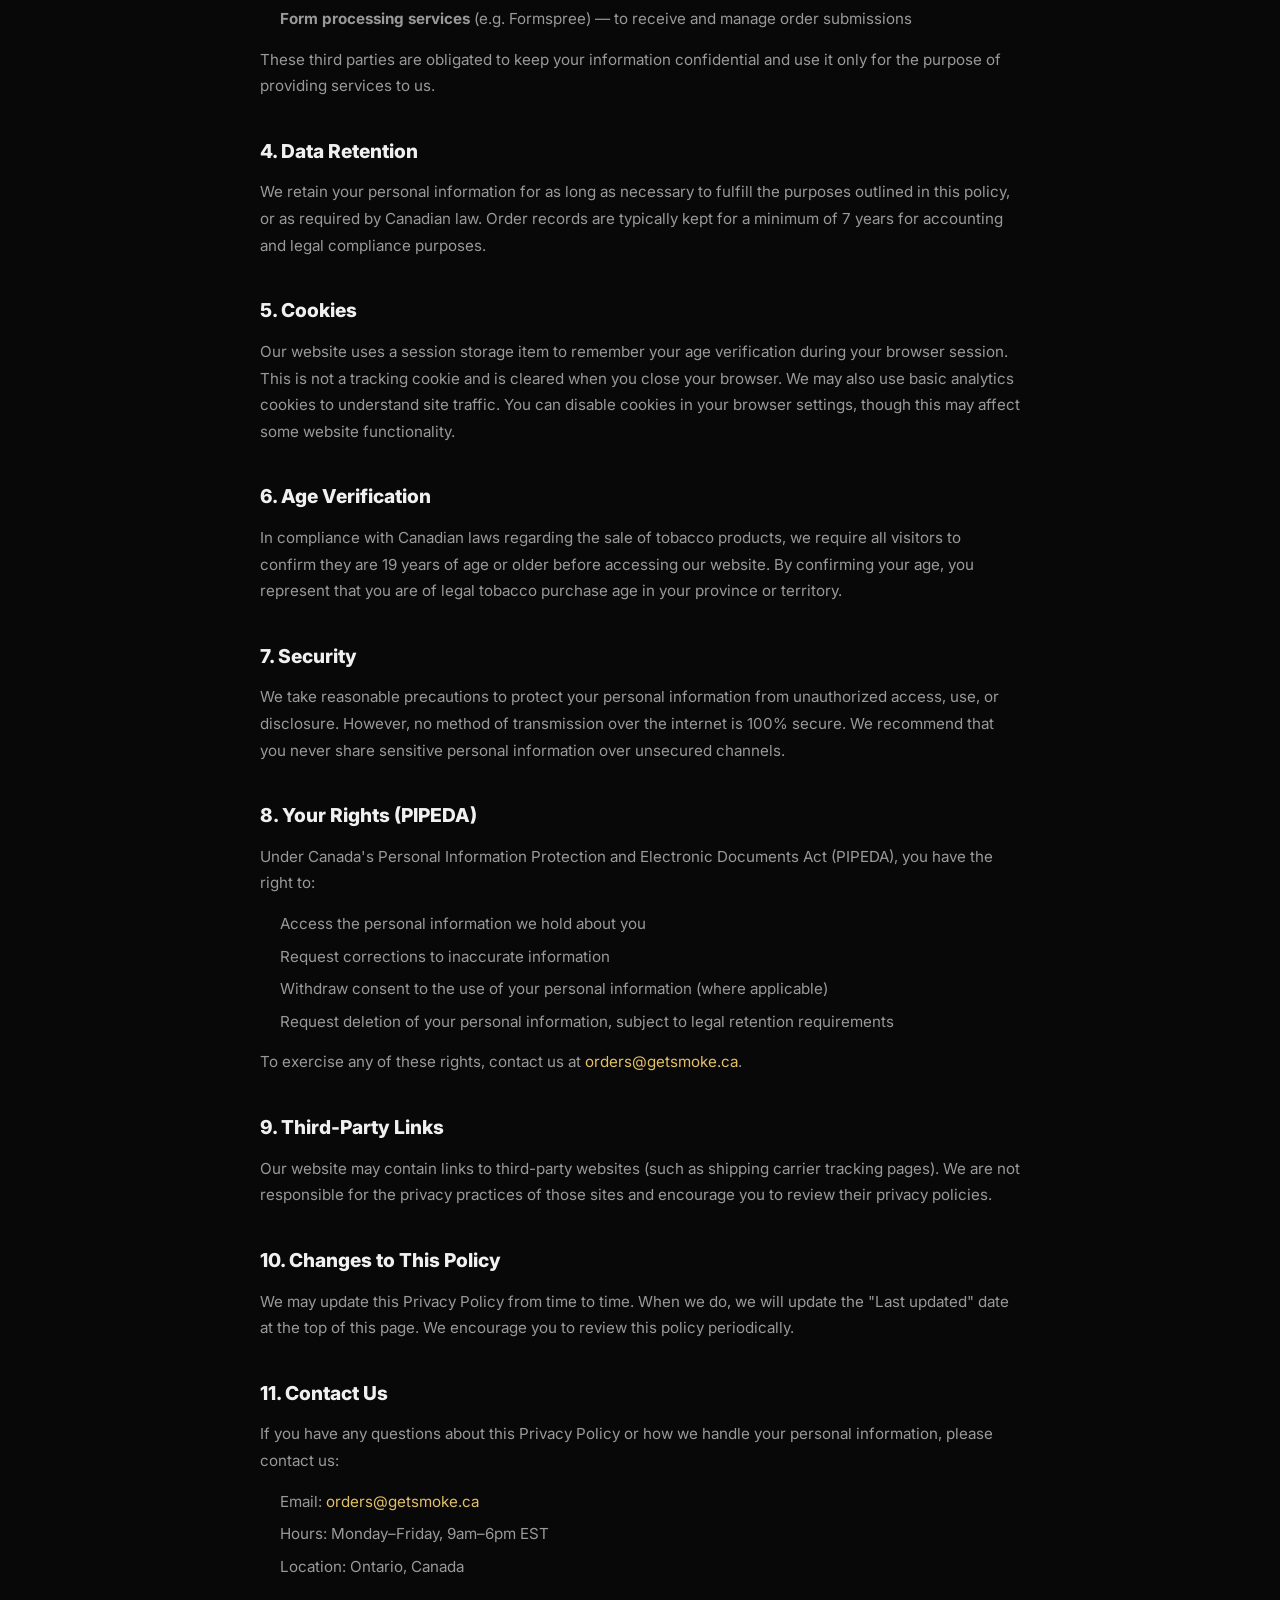
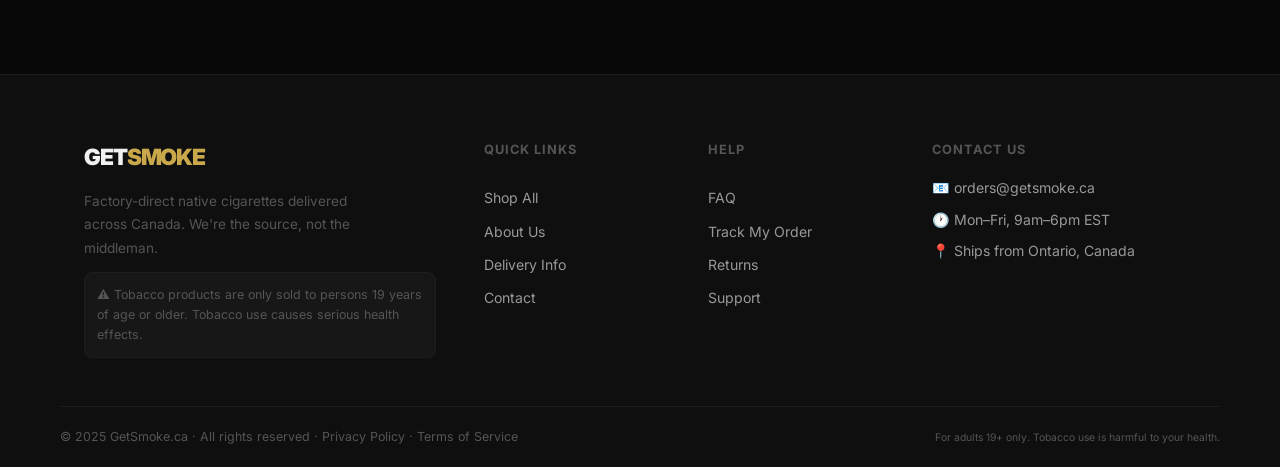
<file: privacy.html>
<!DOCTYPE html>
<html lang="en">
<head>
  <meta charset="UTF-8" />
  <meta name="viewport" content="width=device-width, initial-scale=1.0" />
  <title>Privacy Policy – GetSmoke</title>
  <meta name="description" content="GetSmoke privacy policy. How we collect, use, and protect your personal information." />
  <link rel="preconnect" href="https://fonts.googleapis.com" />
  <link rel="preconnect" href="https://fonts.gstatic.com" crossorigin />
  <link rel="stylesheet" href="css/style.css" />
  <style>
    .legal-section { padding: 64px 0 80px; }
    .legal-content { max-width: 760px; margin: 0 auto; }
    .legal-content h2 { font-size: 1.2rem; font-weight: 800; margin: 36px 0 12px; color: var(--text); }
    .legal-content p { color: var(--text-sub); font-size: 0.95rem; line-height: 1.75; margin-bottom: 14px; }
    .legal-content ul { color: var(--text-sub); font-size: 0.95rem; line-height: 1.75; margin: 0 0 14px 20px; }
    .legal-content ul li { margin-bottom: 6px; }
    .legal-meta { font-size: 0.82rem; color: var(--text-muted); margin-bottom: 36px; padding-bottom: 24px; border-bottom: 1px solid var(--border); }
    .legal-content a { color: var(--accent-light); }
  </style>
</head>
<body>

  <!-- Age Verification Modal -->
  <div id="age-modal" class="age-modal">
    <div class="age-modal-inner">
      <div class="age-modal-logo">GET<span>SMOKE</span></div>
      <h2>Age Verification Required</h2>
      <p>This website sells tobacco products. You must be 19 years of age or older to enter.</p>
      <div class="age-buttons">
        <button class="btn-age-yes" onclick="confirmAge()">I Am 19 or Older</button>
        <button class="btn-age-no" onclick="denyAge()">I Am Under 19</button>
      </div>
      <p class="age-warning">⚠ Tobacco use causes serious health effects.</p>
    </div>
  </div>

  <!-- Notice Bar -->
  <div class="notice-bar">
    <p>🚚 Free shipping on orders over $100 · Ships nationwide with tracking</p>
  </div>

  <!-- Header -->
  <header class="header">
    <nav class="nav container">
      <a href="index.html" class="logo">GET<span>SMOKE</span></a>
      <ul class="nav-links">
        <li><a href="index.html">Home</a></li>
        <li><a href="shop.html">Shop</a></li>
        <li><a href="about.html">About</a></li>
        <li><a href="delivery.html">Delivery</a></li>
        <li><a href="contact.html">Contact</a></li>
      </ul>
      <a href="shop.html" class="btn-primary">Order Now</a>
      <button class="hamburger" onclick="toggleMenu()">&#9776;</button>
    </nav>
    <div class="mobile-menu" id="mobile-menu">
      <a href="index.html">Home</a>
      <a href="shop.html">Shop</a>
      <a href="about.html">About</a>
      <a href="delivery.html">Delivery</a>
      <a href="contact.html">Contact</a>
      <a href="shop.html" class="btn-primary">Order Now</a>
    </div>
  </header>

  <!-- Page Hero -->
  <section class="page-hero">
    <div class="container">
      <h1>Privacy Policy</h1>
      <p>How GetSmoke collects, uses, and protects your personal information.</p>
    </div>
  </section>

  <!-- Legal Content -->
  <section class="legal-section">
    <div class="container">
      <div class="legal-content">

        <p class="legal-meta">Last updated: April 2025 · Effective date: April 2025</p>

        <p>GetSmoke ("we", "us", or "our") operates the website getsmoke.ca. This Privacy Policy explains how we collect, use, disclose, and safeguard your personal information when you visit our website or place an order with us. By using our website, you agree to the terms of this Privacy Policy.</p>

        <h2>1. Information We Collect</h2>
        <p>We collect personal information that you voluntarily provide to us when you place an order or contact us. This may include:</p>
        <ul>
          <li>Full name</li>
          <li>Email address</li>
          <li>Phone number (if provided)</li>
          <li>Shipping address (street, city, province, postal code)</li>
          <li>Order details (products ordered, quantities)</li>
          <li>Payment confirmation (we do not store credit card numbers)</li>
          <li>Messages or notes you include with your order or contact form</li>
        </ul>
        <p>We may also automatically collect non-personal information such as browser type, IP address, pages visited, and time spent on our site through standard web analytics tools.</p>

        <h2>2. How We Use Your Information</h2>
        <p>We use the personal information we collect to:</p>
        <ul>
          <li>Process and fulfill your orders</li>
          <li>Send you order confirmations and tracking information</li>
          <li>Respond to your questions and customer service requests</li>
          <li>Verify your age as required for tobacco product sales</li>
          <li>Improve our website and services</li>
          <li>Comply with applicable Canadian laws and regulations</li>
        </ul>
        <p>We do not sell, trade, or otherwise transfer your personal information to third parties for marketing purposes.</p>

        <h2>3. Sharing Your Information</h2>
        <p>We may share your personal information with trusted third parties only as necessary to fulfill your order or operate our business:</p>
        <ul>
          <li><strong>Shipping carriers</strong> (UPS, FedEx, Purolator, Canada Post) — to deliver your order</li>
          <li><strong>Payment processors</strong> — to process your payment securely</li>
          <li><strong>Form processing services</strong> (e.g. Formspree) — to receive and manage order submissions</li>
        </ul>
        <p>These third parties are obligated to keep your information confidential and use it only for the purpose of providing services to us.</p>

        <h2>4. Data Retention</h2>
        <p>We retain your personal information for as long as necessary to fulfill the purposes outlined in this policy, or as required by Canadian law. Order records are typically kept for a minimum of 7 years for accounting and legal compliance purposes.</p>

        <h2>5. Cookies</h2>
        <p>Our website uses a session storage item to remember your age verification during your browser session. This is not a tracking cookie and is cleared when you close your browser. We may also use basic analytics cookies to understand site traffic. You can disable cookies in your browser settings, though this may affect some website functionality.</p>

        <h2>6. Age Verification</h2>
        <p>In compliance with Canadian laws regarding the sale of tobacco products, we require all visitors to confirm they are 19 years of age or older before accessing our website. By confirming your age, you represent that you are of legal tobacco purchase age in your province or territory.</p>

        <h2>7. Security</h2>
        <p>We take reasonable precautions to protect your personal information from unauthorized access, use, or disclosure. However, no method of transmission over the internet is 100% secure. We recommend that you never share sensitive personal information over unsecured channels.</p>

        <h2>8. Your Rights (PIPEDA)</h2>
        <p>Under Canada's Personal Information Protection and Electronic Documents Act (PIPEDA), you have the right to:</p>
        <ul>
          <li>Access the personal information we hold about you</li>
          <li>Request corrections to inaccurate information</li>
          <li>Withdraw consent to the use of your personal information (where applicable)</li>
          <li>Request deletion of your personal information, subject to legal retention requirements</li>
        </ul>
        <p>To exercise any of these rights, contact us at <a href="mailto:orders@getsmoke.ca">orders@getsmoke.ca</a>.</p>

        <h2>9. Third-Party Links</h2>
        <p>Our website may contain links to third-party websites (such as shipping carrier tracking pages). We are not responsible for the privacy practices of those sites and encourage you to review their privacy policies.</p>

        <h2>10. Changes to This Policy</h2>
        <p>We may update this Privacy Policy from time to time. When we do, we will update the "Last updated" date at the top of this page. We encourage you to review this policy periodically.</p>

        <h2>11. Contact Us</h2>
        <p>If you have any questions about this Privacy Policy or how we handle your personal information, please contact us:</p>
        <ul>
          <li>Email: <a href="mailto:orders@getsmoke.ca">orders@getsmoke.ca</a></li>
          <li>Hours: Monday–Friday, 9am–6pm EST</li>
          <li>Location: Ontario, Canada</li>
        </ul>

      </div>
    </div>
  </section>

  <!-- Footer -->
  <footer class="footer">
    <div class="container footer-grid">
      <div class="footer-brand">
        <a href="index.html" class="logo">GET<span>SMOKE</span></a>
        <p>Factory-direct native cigarettes delivered across Canada. We're the source, not the middleman.</p>
        <small>⚠ Tobacco products are only sold to persons 19 years of age or older. Tobacco use causes serious health effects.</small>
      </div>
      <div class="footer-links">
        <h4>Quick Links</h4>
        <a href="shop.html">Shop All</a>
        <a href="about.html">About Us</a>
        <a href="delivery.html">Delivery Info</a>
        <a href="contact.html">Contact</a>
      </div>
      <div class="footer-links">
        <h4>Help</h4>
        <a href="contact.html#faq">FAQ</a>
        <a href="contact.html#tracking">Track My Order</a>
        <a href="contact.html">Returns</a>
        <a href="contact.html">Support</a>
      </div>
      <div class="footer-contact">
        <h4>Contact Us</h4>
        <p>📧 orders@getsmoke.ca</p>
        <p>🕐 Mon–Fri, 9am–6pm EST</p>
        <p>📍 Ships from Ontario, Canada</p>
      </div>
    </div>
    <div class="footer-bottom container">
      <p>© 2025 GetSmoke.ca · All rights reserved · <a href="privacy.html">Privacy Policy</a> · <a href="terms.html">Terms of Service</a></p>
      <p><small>For adults 19+ only. Tobacco use is harmful to your health.</small></p>
    </div>
  </footer>

  <script src="js/main.js"></script>
</body>
</html>
</file>
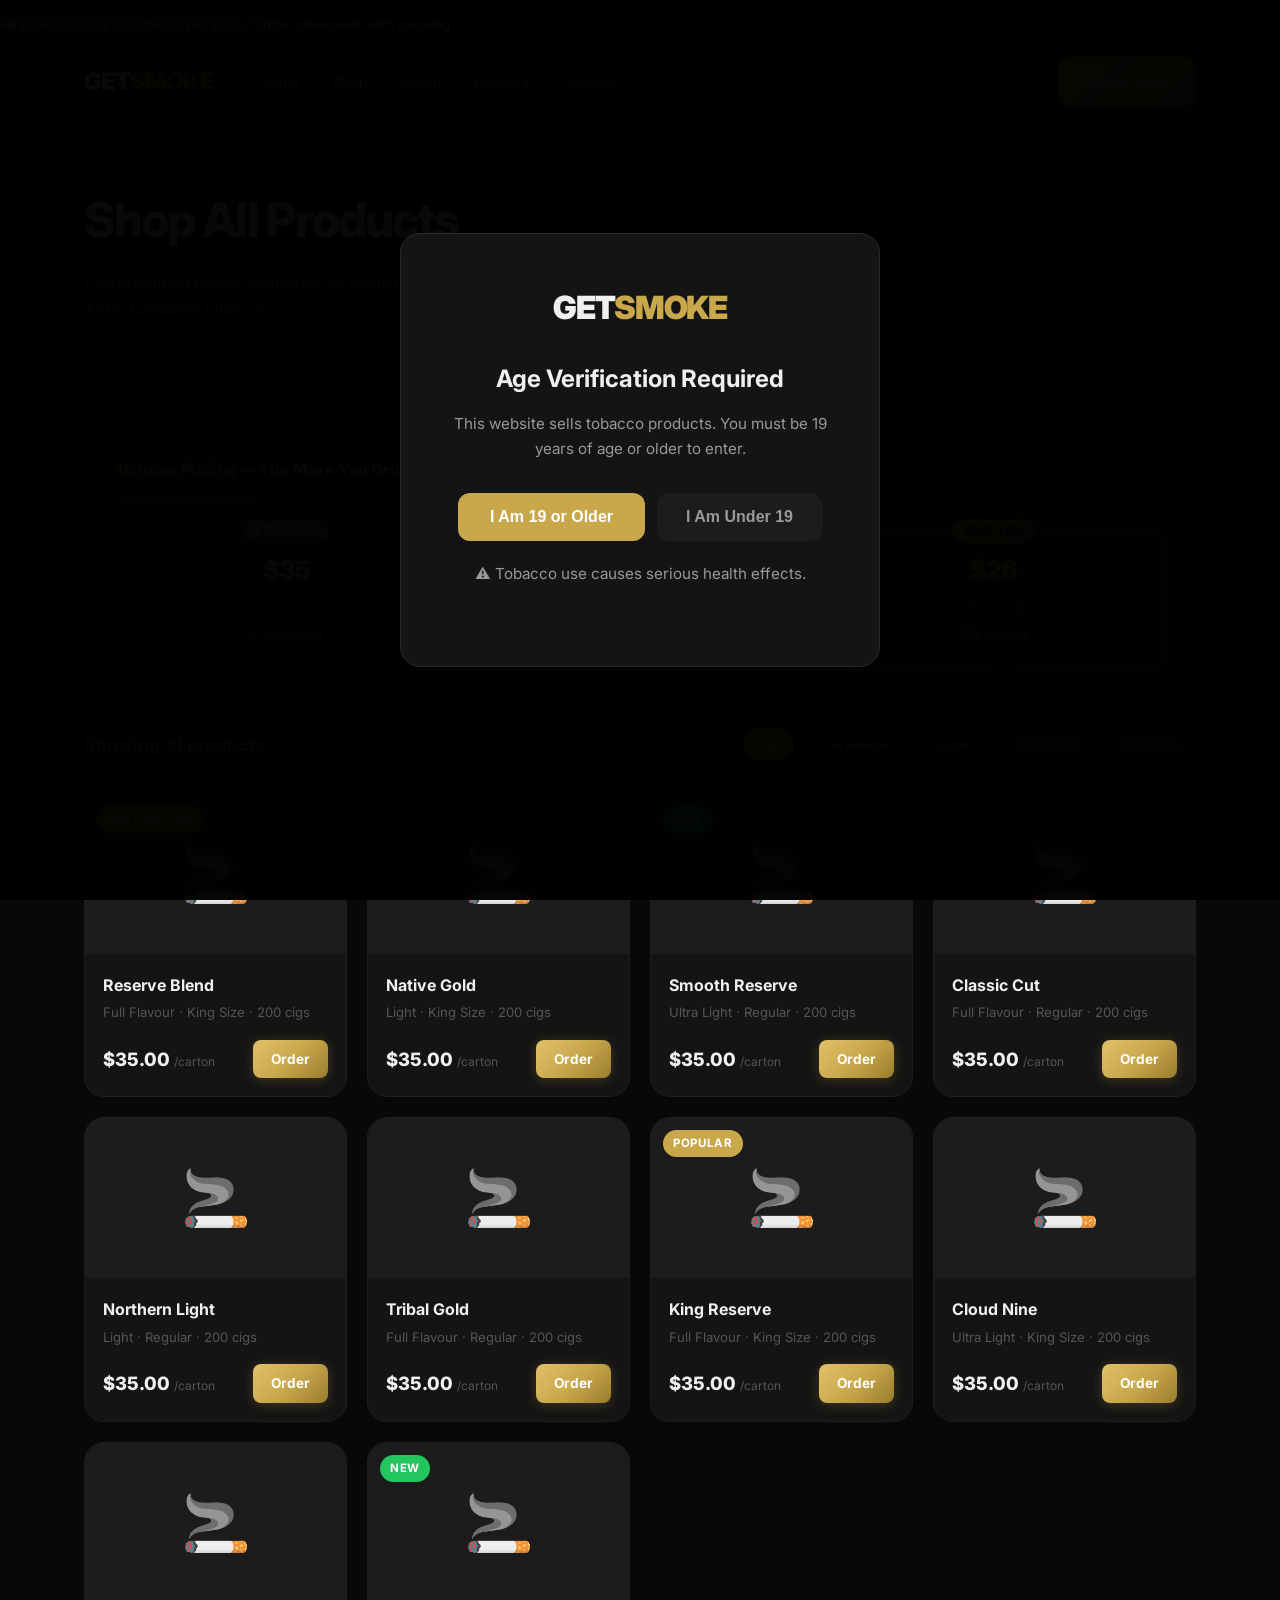
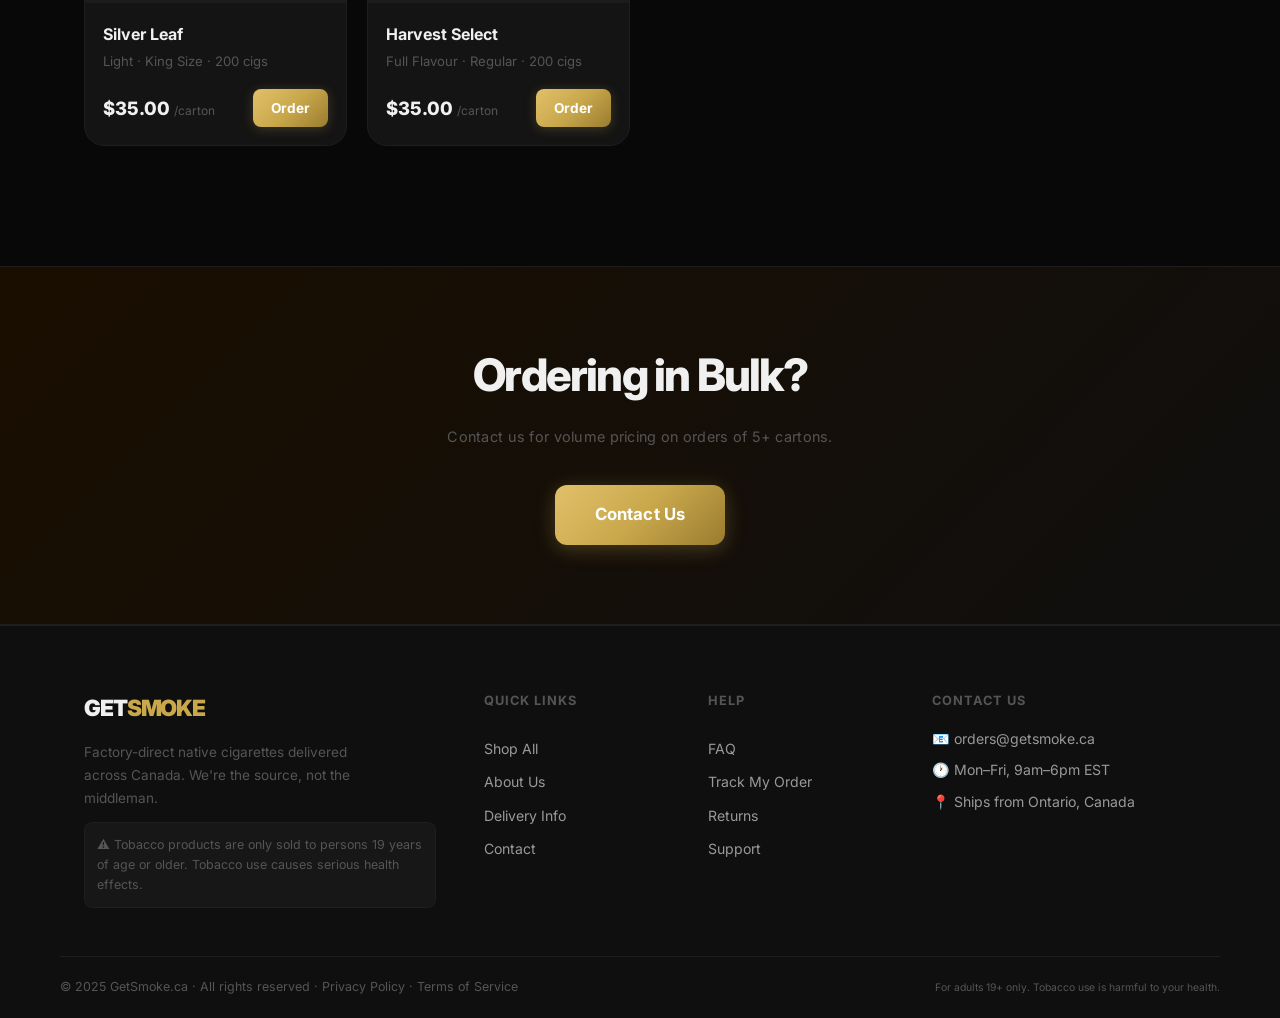
<file: shop.html>
<!DOCTYPE html>
<html lang="en">
<head>
  <meta charset="UTF-8" />
  <meta name="viewport" content="width=device-width, initial-scale=1.0" />
  <title>Shop – GetSmoke | Buy Native Cigarettes Online in Canada</title>
  <meta name="description" content="Buy factory-direct native cigarettes online. Full flavour, light, and ultra-light options. Delivered across Canada with tracking." />
  <link rel="preconnect" href="https://fonts.googleapis.com" />
  <link rel="preconnect" href="https://fonts.gstatic.com" crossorigin />
  <link rel="stylesheet" href="css/style.css" />
</head>
<body>

  <!-- Age Verification Modal -->
  <div id="age-modal" class="age-modal">
    <div class="age-modal-inner">
      <div class="age-modal-logo">GET<span>SMOKE</span></div>
      <h2>Age Verification Required</h2>
      <p>This website sells tobacco products. You must be 19 years of age or older to enter.</p>
      <div class="age-buttons">
        <button class="btn-age-yes" onclick="confirmAge()">I Am 19 or Older</button>
        <button class="btn-age-no" onclick="denyAge()">I Am Under 19</button>
      </div>
      <p class="age-warning">⚠ Tobacco use causes serious health effects.</p>
    </div>
  </div>

  <!-- Notice Bar -->
  <div class="notice-bar">
    <p>🚚 Free shipping on orders over $100 · Ships nationwide with tracking</p>
  </div>

  <!-- Header -->
  <header class="header">
    <nav class="nav container">
      <a href="index.html" class="logo">GET<span>SMOKE</span></a>
      <ul class="nav-links">
        <li><a href="index.html">Home</a></li>
        <li><a href="shop.html" class="active">Shop</a></li>
        <li><a href="about.html">About</a></li>
        <li><a href="delivery.html">Delivery</a></li>
        <li><a href="contact.html">Contact</a></li>
      </ul>
      <a href="shop.html" class="btn-primary">Order Now</a>
      <button class="hamburger" onclick="toggleMenu()">&#9776;</button>
    </nav>
    <div class="mobile-menu" id="mobile-menu">
      <a href="index.html">Home</a>
      <a href="shop.html">Shop</a>
      <a href="about.html">About</a>
      <a href="delivery.html">Delivery</a>
      <a href="contact.html">Contact</a>
      <a href="shop.html" class="btn-primary">Order Now</a>
    </div>
  </header>

  <!-- Page Hero -->
  <section class="page-hero">
    <div class="container">
      <h1>Shop All Products</h1>
      <p>Factory-direct native cigarettes. All made on First Nations land with 100% Canadian tobacco.</p>
    </div>
  </section>

  <!-- Shop Section -->
  <section class="shop-section">
    <div class="container">

      <!-- Bulk Pricing Banner -->
      <div style="background:linear-gradient(135deg,rgba(201,168,76,0.07),rgba(176,179,186,0.05));border:1.5px solid rgba(201,168,76,0.3);border-radius:16px;padding:28px 32px;margin-bottom:32px;">
        <h3 style="font-size:1rem;font-weight:800;color:var(--accent-light);margin-bottom:6px;">Volume Pricing — The More You Order, The Less You Pay</h3>
        <p style="font-size:0.82rem;color:var(--text-muted);margin-bottom:18px;">Price per carton is based on your total order quantity</p>
        <div style="display:grid;grid-template-columns:repeat(3,1fr);gap:14px;">

          <!-- Tier 1 — Silver -->
          <div style="background:var(--bg-elevated);border:1px solid rgba(176,179,186,0.2);border-radius:12px;padding:20px 16px;text-align:center;position:relative;">
            <span style="position:absolute;top:-10px;left:50%;transform:translateX(-50%);background:#7a7d84;color:#fff;font-size:0.68rem;font-weight:800;padding:3px 10px;border-radius:100px;letter-spacing:0.06em;white-space:nowrap;">STANDARD</span>
            <strong style="display:block;font-size:1.6rem;color:var(--silver-light);font-weight:900;letter-spacing:-0.03em;">$35</strong>
            <span style="font-size:0.78rem;color:var(--text-muted);">per carton</span>
            <p style="font-size:0.75rem;color:var(--silver-dark);margin-top:8px;font-weight:600;">1 – 10 cartons</p>
          </div>

          <!-- Tier 2 — Gold -->
          <div style="background:linear-gradient(135deg,rgba(201,168,76,0.1),rgba(201,168,76,0.04));border:1.5px solid rgba(201,168,76,0.5);border-radius:12px;padding:20px 16px;text-align:center;position:relative;box-shadow:0 4px 24px rgba(201,168,76,0.12);">
            <span style="position:absolute;top:-10px;left:50%;transform:translateX(-50%);background:linear-gradient(135deg,#e2c06a,#c9a84c);color:#000;font-size:0.68rem;font-weight:800;padding:3px 10px;border-radius:100px;letter-spacing:0.06em;white-space:nowrap;">SAVE 6%</span>
            <strong style="display:block;font-size:1.6rem;color:var(--accent-light);font-weight:900;letter-spacing:-0.03em;">$33</strong>
            <span style="font-size:0.78rem;color:var(--text-muted);">per carton</span>
            <p style="font-size:0.75rem;color:var(--accent);margin-top:8px;font-weight:600;">11 – 25 cartons</p>
          </div>

          <!-- Tier 3 — Best Value -->
          <div style="background:linear-gradient(135deg,rgba(201,168,76,0.14),rgba(201,168,76,0.05));border:1.5px solid rgba(201,168,76,0.7);border-radius:12px;padding:20px 16px;text-align:center;position:relative;box-shadow:0 4px 32px rgba(201,168,76,0.18);">
            <span style="position:absolute;top:-10px;left:50%;transform:translateX(-50%);background:linear-gradient(135deg,#e2c06a,#9a7c2e);color:#000;font-size:0.68rem;font-weight:800;padding:3px 10px;border-radius:100px;letter-spacing:0.06em;white-space:nowrap;">SAVE 26%</span>
            <strong style="display:block;font-size:1.6rem;color:#e2c06a;font-weight:900;letter-spacing:-0.03em;">$26</strong>
            <span style="font-size:0.78rem;color:var(--text-muted);">per carton</span>
            <p style="font-size:0.75rem;color:var(--accent-light);margin-top:8px;font-weight:600;">25+ cartons</p>
          </div>

        </div>
      </div>

      <!-- Toolbar -->
      <div class="shop-toolbar">
        <h2>Showing 10 products</h2>
        <div class="filter-tabs">
          <button class="filter-tab active" data-filter="all">All</button>
          <button class="filter-tab" data-filter="full">Full Flavour</button>
          <button class="filter-tab" data-filter="light">Light</button>
          <button class="filter-tab" data-filter="ultra">Ultra Light</button>
          <button class="filter-tab" data-filter="king">King Size</button>
        </div>
      </div>

      <!-- Products Grid -->
      <div class="products-grid">

        <div class="product-card" data-filter="full">
          <div class="product-badge">Best Seller</div>
          <div class="product-img">🚬</div>
          <div class="product-info">
            <h3>Reserve Blend</h3>
            <p>Full Flavour · King Size · 200 cigs</p>
            <div class="product-footer">
              <span class="price">$35.00 <small>/carton</small></span>
              <a href="order.html" class="btn-cart">Order</a>
            </div>
          </div>
        </div>

        <div class="product-card" data-filter="light">
          <div class="product-img">🚬</div>
          <div class="product-info">
            <h3>Native Gold</h3>
            <p>Light · King Size · 200 cigs</p>
            <div class="product-footer">
              <span class="price">$35.00 <small>/carton</small></span>
              <a href="order.html" class="btn-cart">Order</a>
            </div>
          </div>
        </div>

        <div class="product-card" data-filter="ultra">
          <div class="product-badge new-badge">New</div>
          <div class="product-img">🚬</div>
          <div class="product-info">
            <h3>Smooth Reserve</h3>
            <p>Ultra Light · Regular · 200 cigs</p>
            <div class="product-footer">
              <span class="price">$35.00 <small>/carton</small></span>
              <a href="order.html" class="btn-cart">Order</a>
            </div>
          </div>
        </div>

        <div class="product-card" data-filter="full">
          <div class="product-img">🚬</div>
          <div class="product-info">
            <h3>Classic Cut</h3>
            <p>Full Flavour · Regular · 200 cigs</p>
            <div class="product-footer">
              <span class="price">$35.00 <small>/carton</small></span>
              <a href="order.html" class="btn-cart">Order</a>
            </div>
          </div>
        </div>

        <div class="product-card" data-filter="light">
          <div class="product-img">🚬</div>
          <div class="product-info">
            <h3>Northern Light</h3>
            <p>Light · Regular · 200 cigs</p>
            <div class="product-footer">
              <span class="price">$35.00 <small>/carton</small></span>
              <a href="order.html" class="btn-cart">Order</a>
            </div>
          </div>
        </div>

        <div class="product-card" data-filter="full">
          <div class="product-img">🚬</div>
          <div class="product-info">
            <h3>Tribal Gold</h3>
            <p>Full Flavour · Regular · 200 cigs</p>
            <div class="product-footer">
              <span class="price">$35.00 <small>/carton</small></span>
              <a href="order.html" class="btn-cart">Order</a>
            </div>
          </div>
        </div>

        <div class="product-card" data-filter="king">
          <div class="product-badge">Popular</div>
          <div class="product-img">🚬</div>
          <div class="product-info">
            <h3>King Reserve</h3>
            <p>Full Flavour · King Size · 200 cigs</p>
            <div class="product-footer">
              <span class="price">$35.00 <small>/carton</small></span>
              <a href="order.html" class="btn-cart">Order</a>
            </div>
          </div>
        </div>

        <div class="product-card" data-filter="ultra">
          <div class="product-img">🚬</div>
          <div class="product-info">
            <h3>Cloud Nine</h3>
            <p>Ultra Light · King Size · 200 cigs</p>
            <div class="product-footer">
              <span class="price">$35.00 <small>/carton</small></span>
              <a href="order.html" class="btn-cart">Order</a>
            </div>
          </div>
        </div>

        <div class="product-card" data-filter="light">
          <div class="product-img">🚬</div>
          <div class="product-info">
            <h3>Silver Leaf</h3>
            <p>Light · King Size · 200 cigs</p>
            <div class="product-footer">
              <span class="price">$35.00 <small>/carton</small></span>
              <a href="order.html" class="btn-cart">Order</a>
            </div>
          </div>
        </div>

        <div class="product-card" data-filter="full">
          <div class="product-badge new-badge">New</div>
          <div class="product-img">🚬</div>
          <div class="product-info">
            <h3>Harvest Select</h3>
            <p>Full Flavour · Regular · 200 cigs</p>
            <div class="product-footer">
              <span class="price">$35.00 <small>/carton</small></span>
              <a href="order.html" class="btn-cart">Order</a>
            </div>
          </div>
        </div>

      </div>
    </div>
  </section>

  <!-- Bulk Order Banner -->
  <section class="shipping-banner">
    <div class="container">
      <h2>Ordering in Bulk?</h2>
      <p>Contact us for volume pricing on orders of 5+ cartons.</p>
      <a href="contact.html" class="btn-primary btn-large">Contact Us</a>
    </div>
  </section>

  <!-- Footer -->
  <footer class="footer">
    <div class="container footer-grid">
      <div class="footer-brand">
        <a href="index.html" class="logo">GET<span>SMOKE</span></a>
        <p>Factory-direct native cigarettes delivered across Canada. We're the source, not the middleman.</p>
        <small>⚠ Tobacco products are only sold to persons 19 years of age or older. Tobacco use causes serious health effects.</small>
      </div>
      <div class="footer-links">
        <h4>Quick Links</h4>
        <a href="shop.html">Shop All</a>
        <a href="about.html">About Us</a>
        <a href="delivery.html">Delivery Info</a>
        <a href="contact.html">Contact</a>
      </div>
      <div class="footer-links">
        <h4>Help</h4>
        <a href="contact.html#faq">FAQ</a>
        <a href="contact.html#tracking">Track My Order</a>
        <a href="contact.html">Returns</a>
        <a href="contact.html">Support</a>
      </div>
      <div class="footer-contact">
        <h4>Contact Us</h4>
        <p>📧 orders@getsmoke.ca</p>
        <p>🕐 Mon–Fri, 9am–6pm EST</p>
        <p>📍 Ships from Ontario, Canada</p>
      </div>
    </div>
    <div class="footer-bottom container">
      <p>© 2025 GetSmoke.ca · All rights reserved · <a href="privacy.html">Privacy Policy</a> · <a href="terms.html">Terms of Service</a></p>
      <p><small>For adults 19+ only. Tobacco use is harmful to your health.</small></p>
    </div>
  </footer>

  <script src="js/main.js"></script>
</body>
</html>
</file>
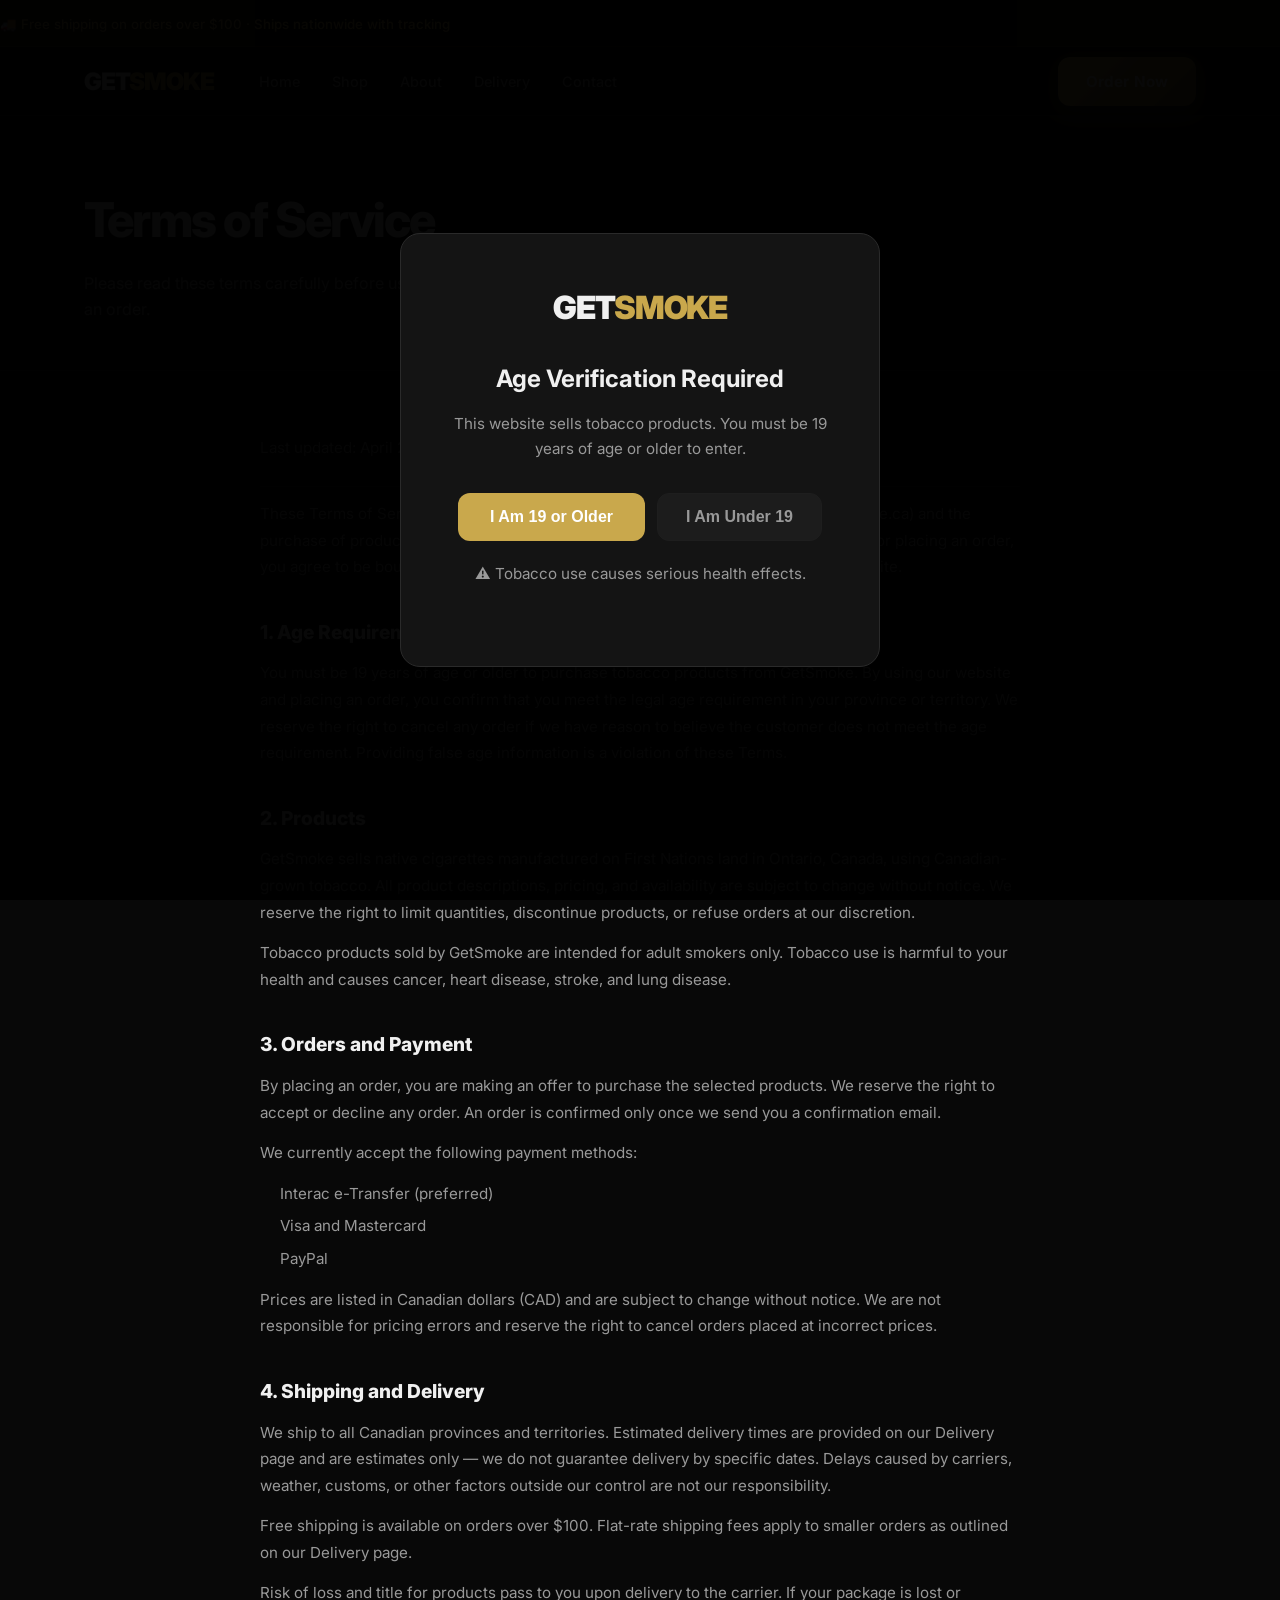
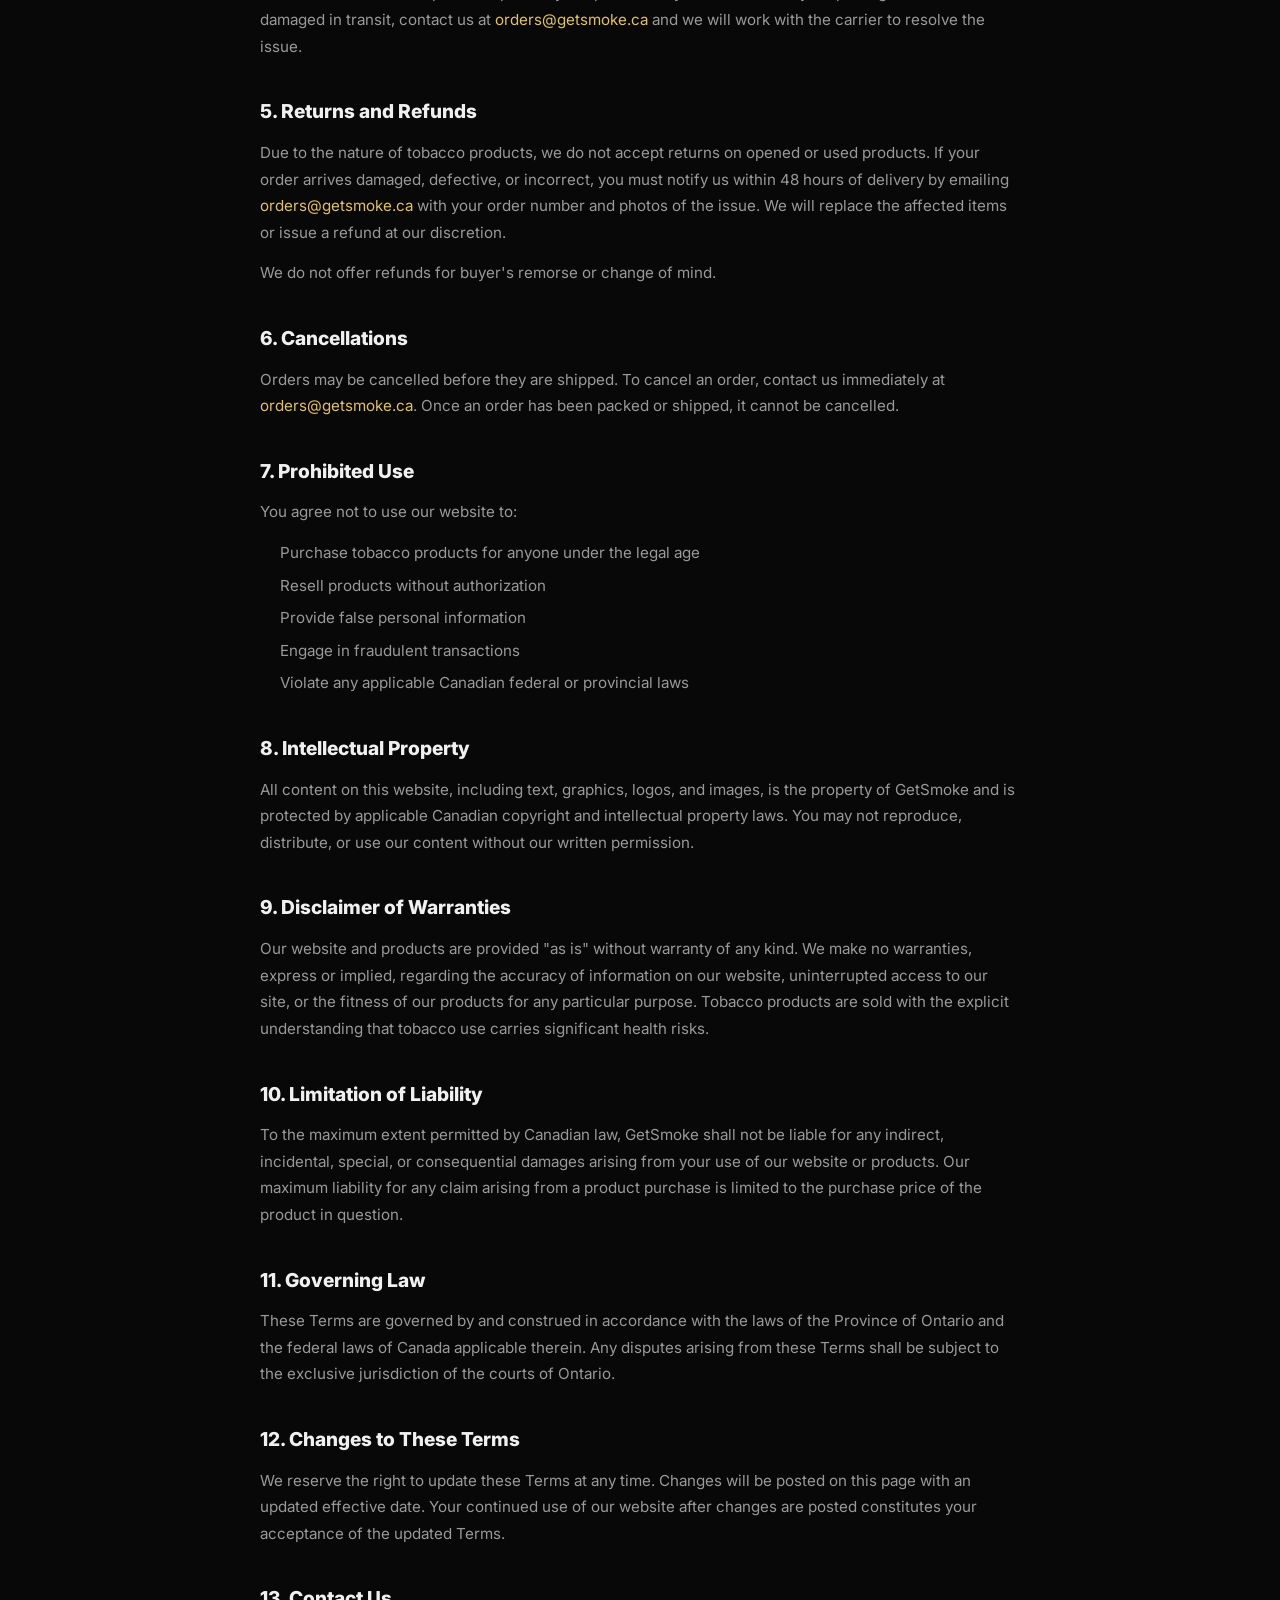
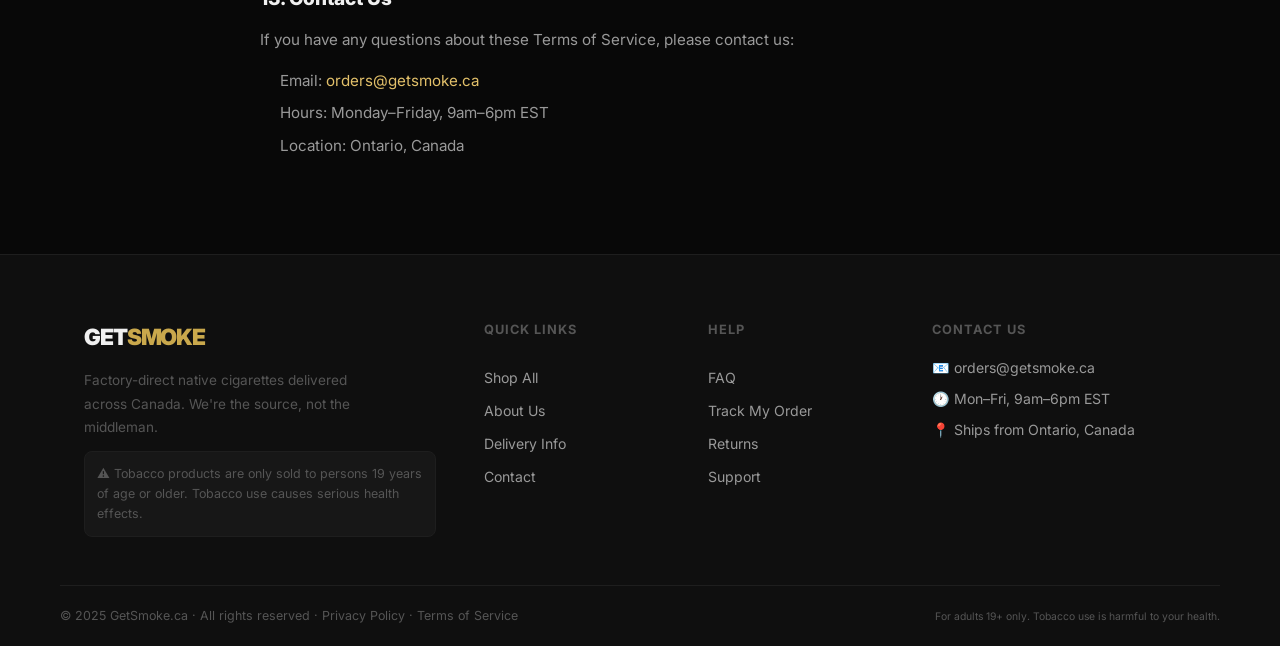
<file: terms.html>
<!DOCTYPE html>
<html lang="en">
<head>
  <meta charset="UTF-8" />
  <meta name="viewport" content="width=device-width, initial-scale=1.0" />
  <title>Terms of Service – GetSmoke</title>
  <meta name="description" content="GetSmoke terms of service. Rules and conditions for using our website and purchasing our products." />
  <link rel="preconnect" href="https://fonts.googleapis.com" />
  <link rel="preconnect" href="https://fonts.gstatic.com" crossorigin />
  <link rel="stylesheet" href="css/style.css" />
  <style>
    .legal-section { padding: 64px 0 80px; }
    .legal-content { max-width: 760px; margin: 0 auto; }
    .legal-content h2 { font-size: 1.2rem; font-weight: 800; margin: 36px 0 12px; color: var(--text); }
    .legal-content p { color: var(--text-sub); font-size: 0.95rem; line-height: 1.75; margin-bottom: 14px; }
    .legal-content ul { color: var(--text-sub); font-size: 0.95rem; line-height: 1.75; margin: 0 0 14px 20px; }
    .legal-content ul li { margin-bottom: 6px; }
    .legal-meta { font-size: 0.82rem; color: var(--text-muted); margin-bottom: 36px; padding-bottom: 24px; border-bottom: 1px solid var(--border); }
    .legal-content a { color: var(--accent-light); }
  </style>
</head>
<body>

  <!-- Age Verification Modal -->
  <div id="age-modal" class="age-modal">
    <div class="age-modal-inner">
      <div class="age-modal-logo">GET<span>SMOKE</span></div>
      <h2>Age Verification Required</h2>
      <p>This website sells tobacco products. You must be 19 years of age or older to enter.</p>
      <div class="age-buttons">
        <button class="btn-age-yes" onclick="confirmAge()">I Am 19 or Older</button>
        <button class="btn-age-no" onclick="denyAge()">I Am Under 19</button>
      </div>
      <p class="age-warning">⚠ Tobacco use causes serious health effects.</p>
    </div>
  </div>

  <!-- Notice Bar -->
  <div class="notice-bar">
    <p>🚚 Free shipping on orders over $100 · Ships nationwide with tracking</p>
  </div>

  <!-- Header -->
  <header class="header">
    <nav class="nav container">
      <a href="index.html" class="logo">GET<span>SMOKE</span></a>
      <ul class="nav-links">
        <li><a href="index.html">Home</a></li>
        <li><a href="shop.html">Shop</a></li>
        <li><a href="about.html">About</a></li>
        <li><a href="delivery.html">Delivery</a></li>
        <li><a href="contact.html">Contact</a></li>
      </ul>
      <a href="shop.html" class="btn-primary">Order Now</a>
      <button class="hamburger" onclick="toggleMenu()">&#9776;</button>
    </nav>
    <div class="mobile-menu" id="mobile-menu">
      <a href="index.html">Home</a>
      <a href="shop.html">Shop</a>
      <a href="about.html">About</a>
      <a href="delivery.html">Delivery</a>
      <a href="contact.html">Contact</a>
      <a href="shop.html" class="btn-primary">Order Now</a>
    </div>
  </header>

  <!-- Page Hero -->
  <section class="page-hero">
    <div class="container">
      <h1>Terms of Service</h1>
      <p>Please read these terms carefully before using our website or placing an order.</p>
    </div>
  </section>

  <!-- Legal Content -->
  <section class="legal-section">
    <div class="container">
      <div class="legal-content">

        <p class="legal-meta">Last updated: April 2025 · Effective date: April 2025</p>

        <p>These Terms of Service ("Terms") govern your use of the GetSmoke website (getsmoke.ca) and the purchase of products from GetSmoke ("we", "us", or "our"). By accessing our website or placing an order, you agree to be bound by these Terms. If you do not agree, please do not use our website.</p>

        <h2>1. Age Requirement</h2>
        <p>You must be 19 years of age or older to purchase tobacco products from GetSmoke. By using our website and placing an order, you confirm that you meet the legal age requirement in your province or territory. We reserve the right to cancel any order if we have reason to believe the customer does not meet the age requirement. Providing false age information is a violation of these Terms.</p>

        <h2>2. Products</h2>
        <p>GetSmoke sells native cigarettes manufactured on First Nations land in Ontario, Canada, using Canadian-grown tobacco. All product descriptions, pricing, and availability are subject to change without notice. We reserve the right to limit quantities, discontinue products, or refuse orders at our discretion.</p>
        <p>Tobacco products sold by GetSmoke are intended for adult smokers only. Tobacco use is harmful to your health and causes cancer, heart disease, stroke, and lung disease.</p>

        <h2>3. Orders and Payment</h2>
        <p>By placing an order, you are making an offer to purchase the selected products. We reserve the right to accept or decline any order. An order is confirmed only once we send you a confirmation email.</p>
        <p>We currently accept the following payment methods:</p>
        <ul>
          <li>Interac e-Transfer (preferred)</li>
          <li>Visa and Mastercard</li>
          <li>PayPal</li>
        </ul>
        <p>Prices are listed in Canadian dollars (CAD) and are subject to change without notice. We are not responsible for pricing errors and reserve the right to cancel orders placed at incorrect prices.</p>

        <h2>4. Shipping and Delivery</h2>
        <p>We ship to all Canadian provinces and territories. Estimated delivery times are provided on our Delivery page and are estimates only — we do not guarantee delivery by specific dates. Delays caused by carriers, weather, customs, or other factors outside our control are not our responsibility.</p>
        <p>Free shipping is available on orders over $100. Flat-rate shipping fees apply to smaller orders as outlined on our Delivery page.</p>
        <p>Risk of loss and title for products pass to you upon delivery to the carrier. If your package is lost or damaged in transit, contact us at <a href="mailto:orders@getsmoke.ca">orders@getsmoke.ca</a> and we will work with the carrier to resolve the issue.</p>

        <h2>5. Returns and Refunds</h2>
        <p>Due to the nature of tobacco products, we do not accept returns on opened or used products. If your order arrives damaged, defective, or incorrect, you must notify us within 48 hours of delivery by emailing <a href="mailto:orders@getsmoke.ca">orders@getsmoke.ca</a> with your order number and photos of the issue. We will replace the affected items or issue a refund at our discretion.</p>
        <p>We do not offer refunds for buyer's remorse or change of mind.</p>

        <h2>6. Cancellations</h2>
        <p>Orders may be cancelled before they are shipped. To cancel an order, contact us immediately at <a href="mailto:orders@getsmoke.ca">orders@getsmoke.ca</a>. Once an order has been packed or shipped, it cannot be cancelled.</p>

        <h2>7. Prohibited Use</h2>
        <p>You agree not to use our website to:</p>
        <ul>
          <li>Purchase tobacco products for anyone under the legal age</li>
          <li>Resell products without authorization</li>
          <li>Provide false personal information</li>
          <li>Engage in fraudulent transactions</li>
          <li>Violate any applicable Canadian federal or provincial laws</li>
        </ul>

        <h2>8. Intellectual Property</h2>
        <p>All content on this website, including text, graphics, logos, and images, is the property of GetSmoke and is protected by applicable Canadian copyright and intellectual property laws. You may not reproduce, distribute, or use our content without our written permission.</p>

        <h2>9. Disclaimer of Warranties</h2>
        <p>Our website and products are provided "as is" without warranty of any kind. We make no warranties, express or implied, regarding the accuracy of information on our website, uninterrupted access to our site, or the fitness of our products for any particular purpose. Tobacco products are sold with the explicit understanding that tobacco use carries significant health risks.</p>

        <h2>10. Limitation of Liability</h2>
        <p>To the maximum extent permitted by Canadian law, GetSmoke shall not be liable for any indirect, incidental, special, or consequential damages arising from your use of our website or products. Our maximum liability for any claim arising from a product purchase is limited to the purchase price of the product in question.</p>

        <h2>11. Governing Law</h2>
        <p>These Terms are governed by and construed in accordance with the laws of the Province of Ontario and the federal laws of Canada applicable therein. Any disputes arising from these Terms shall be subject to the exclusive jurisdiction of the courts of Ontario.</p>

        <h2>12. Changes to These Terms</h2>
        <p>We reserve the right to update these Terms at any time. Changes will be posted on this page with an updated effective date. Your continued use of our website after changes are posted constitutes your acceptance of the updated Terms.</p>

        <h2>13. Contact Us</h2>
        <p>If you have any questions about these Terms of Service, please contact us:</p>
        <ul>
          <li>Email: <a href="mailto:orders@getsmoke.ca">orders@getsmoke.ca</a></li>
          <li>Hours: Monday–Friday, 9am–6pm EST</li>
          <li>Location: Ontario, Canada</li>
        </ul>

      </div>
    </div>
  </section>

  <!-- Footer -->
  <footer class="footer">
    <div class="container footer-grid">
      <div class="footer-brand">
        <a href="index.html" class="logo">GET<span>SMOKE</span></a>
        <p>Factory-direct native cigarettes delivered across Canada. We're the source, not the middleman.</p>
        <small>⚠ Tobacco products are only sold to persons 19 years of age or older. Tobacco use causes serious health effects.</small>
      </div>
      <div class="footer-links">
        <h4>Quick Links</h4>
        <a href="shop.html">Shop All</a>
        <a href="about.html">About Us</a>
        <a href="delivery.html">Delivery Info</a>
        <a href="contact.html">Contact</a>
      </div>
      <div class="footer-links">
        <h4>Help</h4>
        <a href="contact.html#faq">FAQ</a>
        <a href="contact.html#tracking">Track My Order</a>
        <a href="contact.html">Returns</a>
        <a href="contact.html">Support</a>
      </div>
      <div class="footer-contact">
        <h4>Contact Us</h4>
        <p>📧 orders@getsmoke.ca</p>
        <p>🕐 Mon–Fri, 9am–6pm EST</p>
        <p>📍 Ships from Ontario, Canada</p>
      </div>
    </div>
    <div class="footer-bottom container">
      <p>© 2025 GetSmoke.ca · All rights reserved · <a href="privacy.html">Privacy Policy</a> · <a href="terms.html">Terms of Service</a></p>
      <p><small>For adults 19+ only. Tobacco use is harmful to your health.</small></p>
    </div>
  </footer>

  <script src="js/main.js"></script>
</body>
</html>
</file>
<file: css/style.css>
/* ============================================
   GETSMOKE.CA — Main Stylesheet
   ============================================ */

@import url('https://fonts.googleapis.com/css2?family=Inter:wght@400;500;600;700;800;900&display=swap');

/* Reset & Base */
*, *::before, *::after {
  margin: 0;
  padding: 0;
  box-sizing: border-box;
}

:root {
  --bg:           #080808;
  --bg-surface:   #0f0f0f;
  --bg-card:      #141414;
  --bg-elevated:  #1c1c1c;
  --accent:       #c9a84c;
  --accent-light: #e2c06a;
  --accent-dark:  #9a7c2e;
  --accent-glow:  rgba(201,168,76,0.25);
  --silver:       #b0b3ba;
  --silver-light: #d0d3da;
  --silver-dark:  #7a7d84;
  --text:         #f0f0f0;
  --text-sub:     #999999;
  --text-muted:   #555555;
  --border:       #1e1e1e;
  --border-light: #2a2a2a;
  --green:        #22c55e;
  --radius:       12px;
  --radius-lg:    20px;
  --shadow:       0 4px 24px rgba(0,0,0,0.6);
  --shadow-lg:    0 8px 48px rgba(0,0,0,0.8);
  --shadow-glow:  0 0 40px rgba(201,168,76,0.15);
  --trans:        0.2s ease;
}

html { scroll-behavior: smooth; }

body {
  font-family: 'Inter', -apple-system, BlinkMacSystemFont, 'Segoe UI', sans-serif;
  background: var(--bg);
  color: var(--text);
  line-height: 1.65;
  overflow-x: hidden;
}

/* ── Scroll animations ── */
.fade-up {
  opacity: 0;
  transform: translateY(28px);
  transition: opacity 0.6s ease, transform 0.6s ease;
}
.fade-up.visible {
  opacity: 1;
  transform: translateY(0);
}
.fade-up:nth-child(2) { transition-delay: 0.1s; }
.fade-up:nth-child(3) { transition-delay: 0.2s; }
.fade-up:nth-child(4) { transition-delay: 0.3s; }

a { text-decoration: none; color: inherit; }
img { max-width: 100%; display: block; }
ul { list-style: none; }

.container {
  max-width: 1160px;
  margin: 0 auto;
  padding: 0 24px;
}

.center { text-align: center; }

/* ============================================
   BUTTONS
   ============================================ */
.btn-primary {
  display: inline-block;
  background: linear-gradient(135deg, #e2c06a 0%, #c9a84c 50%, #9a7c2e 100%);
  color: #fff;
  padding: 12px 28px;
  border-radius: var(--radius);
  font-weight: 700;
  font-size: 0.95rem;
  transition: all var(--trans);
  border: none;
  cursor: pointer;
  letter-spacing: 0.01em;
  box-shadow: 0 4px 20px rgba(201,168,76,0.3);
  position: relative;
  overflow: hidden;
}
.btn-primary::after {
  content: '';
  position: absolute;
  inset: 0;
  background: linear-gradient(135deg, rgba(255,255,255,0.1) 0%, transparent 100%);
  opacity: 0;
  transition: opacity var(--trans);
}
.btn-primary:hover {
  transform: translateY(-2px);
  box-shadow: 0 8px 30px rgba(201,168,76,0.45);
}
.btn-primary:hover::after { opacity: 1; }
.btn-primary.btn-large {
  padding: 16px 40px;
  font-size: 1.05rem;
}

.btn-ghost {
  display: inline-block;
  background: transparent;
  color: var(--text);
  padding: 12px 28px;
  border-radius: var(--radius);
  font-weight: 600;
  font-size: 0.95rem;
  border: 1.5px solid var(--border-light);
  transition: all var(--trans);
  cursor: pointer;
}
.btn-ghost:hover {
  border-color: var(--accent);
  color: var(--accent-light);
  background: rgba(201,168,76,0.06);
  transform: translateY(-2px);
}

.btn-cart {
  display: inline-block;
  background: linear-gradient(135deg, #e2c06a 0%, #c9a84c 50%, #9a7c2e 100%);
  color: #fff;
  padding: 8px 18px;
  border-radius: 8px;
  font-size: 0.85rem;
  font-weight: 700;
  transition: all var(--trans);
  box-shadow: 0 2px 12px rgba(201,168,76,0.25);
}
.btn-cart:hover {
  transform: translateY(-1px);
  box-shadow: 0 4px 20px rgba(201,168,76,0.4);
}

/* ============================================
   AGE VERIFICATION MODAL
   ============================================ */
.age-modal {
  position: fixed;
  inset: 0;
  background: rgba(0,0,0,0.97);
  z-index: 9999;
  display: flex;
  align-items: center;
  justify-content: center;
  padding: 24px;
}
.age-modal.hidden { display: none; }

.age-modal-inner {
  background: var(--bg-card);
  border: 1px solid var(--border-light);
  border-radius: var(--radius-lg);
  padding: 48px 40px;
  max-width: 480px;
  width: 100%;
  text-align: center;
}
.age-modal-logo {
  font-size: 2rem;
  font-weight: 900;
  letter-spacing: -0.04em;
  margin-bottom: 24px;
  color: var(--text);
}
.age-modal-logo span { color: var(--accent); }
.age-modal-inner h2 {
  font-size: 1.5rem;
  margin-bottom: 12px;
}
.age-modal-inner p {
  color: var(--text-sub);
  font-size: 0.95rem;
  margin-bottom: 32px;
}
.age-buttons {
  display: flex;
  gap: 12px;
  justify-content: center;
  margin-bottom: 20px;
}
.btn-age-yes {
  background: var(--accent);
  color: #fff;
  padding: 14px 32px;
  border-radius: var(--radius);
  font-weight: 700;
  font-size: 1rem;
  border: none;
  cursor: pointer;
  transition: background var(--trans);
}
.btn-age-yes:hover { background: var(--accent-light); }
.btn-age-no {
  background: var(--bg-elevated);
  color: var(--text-sub);
  padding: 14px 28px;
  border-radius: var(--radius);
  font-weight: 600;
  font-size: 1rem;
  border: 1px solid var(--border);
  cursor: pointer;
  transition: background var(--trans);
}
.btn-age-no:hover { background: var(--border-light); }
.age-warning {
  color: var(--text-muted);
  font-size: 0.78rem;
}

/* ============================================
   HEADER / NAV
   ============================================ */
.header {
  position: sticky;
  top: 0;
  z-index: 100;
  background: rgba(9,9,9,0.92);
  backdrop-filter: blur(12px);
  -webkit-backdrop-filter: blur(12px);
  border-bottom: 1px solid var(--border);
}

.nav {
  display: flex;
  align-items: center;
  gap: 32px;
  height: 68px;
}

.logo {
  font-size: 1.5rem;
  font-weight: 900;
  letter-spacing: -0.05em;
  color: var(--text);
  flex-shrink: 0;
}
.logo span { color: var(--accent); }

.nav-links {
  display: flex;
  gap: 4px;
  flex: 1;
}
.nav-links a {
  padding: 8px 14px;
  border-radius: 8px;
  font-size: 0.9rem;
  font-weight: 500;
  color: var(--text-sub);
  transition: color var(--trans), background var(--trans);
}
.nav-links a:hover,
.nav-links a.active {
  color: var(--silver-light);
  background: var(--bg-elevated);
}

.nav .btn-primary { margin-left: auto; flex-shrink: 0; }

.hamburger {
  display: none;
  background: none;
  border: none;
  color: var(--text);
  font-size: 1.5rem;
  cursor: pointer;
  margin-left: auto;
}

.mobile-menu {
  display: none;
  flex-direction: column;
  gap: 4px;
  padding: 12px 24px 20px;
  border-top: 1px solid var(--border);
  background: var(--bg-surface);
}
.mobile-menu.open { display: flex; }
.mobile-menu a {
  padding: 12px 16px;
  border-radius: 8px;
  color: var(--text-sub);
  font-weight: 500;
  transition: background var(--trans), color var(--trans);
}
.mobile-menu a:hover { background: var(--bg-elevated); color: var(--text); }
.mobile-menu .btn-primary { margin-top: 8px; text-align: center; }

@media (max-width: 768px) {
  .nav-links, .nav .btn-primary { display: none; }
  .hamburger { display: block; }
}

/* ============================================
   HERO
   ============================================ */
.hero {
  padding: 110px 0 90px;
  background:
    radial-gradient(ellipse 60% 50% at 50% -5%, rgba(201,168,76,0.18) 0%, transparent 65%),
    radial-gradient(ellipse 40% 30% at 80% 80%, rgba(201,168,76,0.06) 0%, transparent 60%),
    var(--bg);
  text-align: center;
  position: relative;
  overflow: hidden;
}
.hero::before {
  content: '';
  position: absolute;
  inset: 0;
  background-image: url("data:image/svg+xml,%3Csvg width='60' height='60' viewBox='0 0 60 60' xmlns='http://www.w3.org/2000/svg'%3E%3Cg fill='none' fill-rule='evenodd'%3E%3Cg fill='%23ffffff' fill-opacity='0.015'%3E%3Cpath d='M36 34v-4h-2v4h-4v2h4v4h2v-4h4v-2h-4zm0-30V0h-2v4h-4v2h4v4h2V6h4V4h-4zM6 34v-4H4v4H0v2h4v4h2v-4h4v-2H6zM6 4V0H4v4H0v2h4v4h2V6h4V4H6z'/%3E%3C/g%3E%3C/g%3E%3C/svg%3E");
  pointer-events: none;
  opacity: 0.4;
}

.hero-tag {
  display: inline-block;
  background: rgba(201,168,76,0.12);
  color: var(--accent);
  border: 1px solid rgba(201,168,76,0.3);
  border-radius: 100px;
  padding: 6px 16px;
  font-size: 0.8rem;
  font-weight: 600;
  letter-spacing: 0.05em;
  text-transform: uppercase;
  margin-bottom: 24px;
}

.hero h1 {
  font-size: clamp(2.4rem, 6vw, 4.2rem);
  font-weight: 900;
  line-height: 1.1;
  letter-spacing: -0.04em;
  margin-bottom: 20px;
}
.hero h1 span { color: var(--accent); }

.hero p {
  color: var(--text-sub);
  font-size: 1.1rem;
  max-width: 520px;
  margin: 0 auto 36px;
  line-height: 1.7;
}

.hero-cta {
  display: flex;
  gap: 14px;
  justify-content: center;
  flex-wrap: wrap;
  margin-bottom: 56px;
}

.hero-stats {
  display: flex;
  gap: 0;
  justify-content: center;
  max-width: 480px;
  margin: 0 auto;
  border: 1px solid var(--border);
  border-radius: var(--radius-lg);
  overflow: hidden;
  background: var(--bg-card);
}
.stat {
  flex: 1;
  padding: 20px 16px;
  text-align: center;
  border-right: 1px solid var(--border);
}
.stat:last-child { border-right: none; }
.stat strong {
  display: block;
  font-size: 1.4rem;
  font-weight: 800;
  color: var(--accent);
  letter-spacing: -0.03em;
}
.stat span {
  font-size: 0.78rem;
  color: var(--text-muted);
  text-transform: uppercase;
  letter-spacing: 0.04em;
}

/* ============================================
   TRUST BAR
   ============================================ */
.trust-bar {
  background: var(--bg-surface);
  border-top: 1px solid var(--border);
  border-bottom: 1px solid var(--border);
  padding: 28px 0;
}
.trust-grid {
  display: grid;
  grid-template-columns: repeat(4, 1fr);
  gap: 0;
}
.trust-item {
  display: flex;
  align-items: center;
  gap: 14px;
  padding: 12px 24px;
  border-right: 1px solid var(--border);
}
.trust-item:last-child { border-right: none; }
.trust-icon {
  font-size: 1.6rem;
  flex-shrink: 0;
}
.trust-item strong {
  display: block;
  font-size: 0.9rem;
  font-weight: 700;
  margin-bottom: 2px;
}
.trust-item p {
  font-size: 0.8rem;
  color: var(--text-muted);
  margin: 0;
}

@media (max-width: 900px) {
  .trust-grid { grid-template-columns: repeat(2, 1fr); }
  .trust-item:nth-child(2) { border-right: none; }
  .trust-item:nth-child(3), .trust-item:nth-child(4) {
    border-top: 1px solid var(--border);
  }
}
@media (max-width: 480px) {
  .trust-grid { grid-template-columns: 1fr; }
  .trust-item { border-right: none !important; border-top: 1px solid var(--border); }
  .trust-item:first-child { border-top: none; }
}

/* ============================================
   SECTION SHARED
   ============================================ */
.section-header {
  text-align: center;
  margin-bottom: 48px;
}
.section-header h2 {
  font-size: clamp(1.8rem, 4vw, 2.6rem);
  font-weight: 800;
  letter-spacing: -0.03em;
  margin-bottom: 10px;
}
.section-header p {
  color: var(--text-sub);
  font-size: 1rem;
  max-width: 480px;
  margin: 0 auto;
}
.section-tag {
  display: inline-block;
  color: var(--accent);
  font-size: 0.8rem;
  font-weight: 700;
  text-transform: uppercase;
  letter-spacing: 0.08em;
  margin-bottom: 10px;
}

/* ============================================
   PRODUCTS
   ============================================ */
.products-section {
  padding: 80px 0;
}

.products-grid {
  display: grid;
  grid-template-columns: repeat(4, 1fr);
  gap: 20px;
  margin-bottom: 40px;
}

.product-card {
  background: var(--bg-card);
  border: 1px solid var(--border);
  border-radius: var(--radius-lg);
  overflow: hidden;
  transition: border-color 0.3s ease, transform 0.3s ease, box-shadow 0.3s ease;
  position: relative;
}
.product-card:hover {
  border-color: rgba(201,168,76,0.6);
  transform: translateY(-6px);
  box-shadow: 0 20px 60px rgba(201,168,76,0.18), 0 0 0 1px rgba(201,168,76,0.1);
}

.product-badge {
  position: absolute;
  top: 12px;
  left: 12px;
  background: var(--accent);
  color: #fff;
  font-size: 0.72rem;
  font-weight: 700;
  text-transform: uppercase;
  letter-spacing: 0.06em;
  padding: 4px 10px;
  border-radius: 100px;
  z-index: 2;
}
.product-badge.new-badge {
  background: var(--green);
}

.product-img {
  background: var(--bg-elevated);
  height: 160px;
  display: flex;
  align-items: center;
  justify-content: center;
  font-size: 3.5rem;
  color: var(--text-muted);
  overflow: hidden;
}
.product-img img {
  width: 100%;
  height: 100%;
  object-fit: cover;
}

.product-info { padding: 18px; }
.product-info h3 {
  font-size: 1rem;
  font-weight: 700;
  margin-bottom: 4px;
}
.product-info > p {
  color: var(--text-muted);
  font-size: 0.82rem;
  margin-bottom: 16px;
}

.product-footer {
  display: flex;
  align-items: center;
  justify-content: space-between;
}
.price {
  font-size: 1.15rem;
  font-weight: 800;
  color: var(--text);
}
.price small {
  font-size: 0.75rem;
  font-weight: 400;
  color: var(--text-muted);
}

@media (max-width: 1000px) {
  .products-grid { grid-template-columns: repeat(3, 1fr); }
}
@media (max-width: 700px) {
  .products-grid { grid-template-columns: repeat(2, 1fr); }
}
@media (max-width: 440px) {
  .products-grid { grid-template-columns: 1fr; }
}

/* ============================================
   HOW IT WORKS
   ============================================ */
.how-it-works {
  padding: 80px 0;
  background: var(--bg-surface);
  border-top: 1px solid var(--border);
  border-bottom: 1px solid var(--border);
}

.steps-grid {
  display: grid;
  grid-template-columns: repeat(4, 1fr);
  gap: 24px;
  position: relative;
}

.step {
  background: var(--bg-card);
  border: 1px solid var(--border);
  border-radius: var(--radius-lg);
  padding: 28px 24px;
  text-align: center;
}
.step-number {
  font-size: 2.5rem;
  font-weight: 900;
  color: var(--accent);
  opacity: 0.25;
  letter-spacing: -0.06em;
  line-height: 1;
  margin-bottom: 16px;
}
.step h3 {
  font-size: 1rem;
  font-weight: 700;
  margin-bottom: 8px;
}
.step p {
  color: var(--text-sub);
  font-size: 0.85rem;
  line-height: 1.6;
}

@media (max-width: 900px) {
  .steps-grid { grid-template-columns: repeat(2, 1fr); }
}
@media (max-width: 500px) {
  .steps-grid { grid-template-columns: 1fr; }
}

/* ============================================
   WHY US
   ============================================ */
.why-us {
  padding: 80px 0;
}
.why-grid {
  display: grid;
  grid-template-columns: 1fr 1fr;
  gap: 64px;
  align-items: center;
}
.why-text h2 {
  font-size: clamp(1.8rem, 3.5vw, 2.6rem);
  font-weight: 800;
  letter-spacing: -0.03em;
  line-height: 1.2;
  margin-bottom: 16px;
}
.why-text > p {
  color: var(--text-sub);
  font-size: 0.95rem;
  line-height: 1.75;
  margin-bottom: 28px;
}
.why-list {
  margin-bottom: 32px;
}
.why-list li {
  padding: 8px 0;
  font-size: 0.92rem;
  color: var(--text-sub);
  border-bottom: 1px solid var(--border);
  display: flex;
  align-items: center;
  gap: 10px;
}
.why-list li::before {
  content: '✓';
  color: var(--accent);
  font-weight: 700;
}

.why-cards {
  display: grid;
  grid-template-columns: 1fr 1fr;
  gap: 16px;
}
.why-stat-card {
  background: var(--bg-card);
  border: 1px solid var(--border);
  border-radius: var(--radius-lg);
  padding: 28px 20px;
  text-align: center;
}
.why-stat-card strong {
  display: block;
  font-size: 2rem;
  font-weight: 900;
  color: var(--accent);
  letter-spacing: -0.04em;
  margin-bottom: 6px;
}
.why-stat-card span {
  font-size: 0.8rem;
  color: var(--text-muted);
  text-transform: uppercase;
  letter-spacing: 0.05em;
}

@media (max-width: 800px) {
  .why-grid { grid-template-columns: 1fr; gap: 40px; }
}

/* ============================================
   SHIPPING BANNER
   ============================================ */
.shipping-banner {
  background: linear-gradient(135deg, #1a0e00 0%, var(--bg-surface) 100%);
  border-top: 1px solid var(--border);
  border-bottom: 1px solid var(--border);
  padding: 72px 0;
  text-align: center;
}
.shipping-banner h2 {
  font-size: clamp(1.6rem, 4vw, 2.8rem);
  font-weight: 800;
  letter-spacing: -0.04em;
  margin-bottom: 12px;
}
.shipping-banner p {
  color: var(--text-muted);
  font-size: 0.9rem;
  margin-bottom: 36px;
  letter-spacing: 0.02em;
}
.provinces {
  display: flex;
  flex-wrap: wrap;
  gap: 10px;
  justify-content: center;
  margin-bottom: 36px;
}
.province-tag {
  background: var(--bg-card);
  border: 1px solid var(--border);
  color: var(--text-sub);
  padding: 6px 14px;
  border-radius: 100px;
  font-size: 0.82rem;
}

/* ============================================
   FOOTER
   ============================================ */
.footer {
  background: var(--bg-surface);
  border-top: 1px solid var(--border);
  padding: 64px 0 0;
}
.footer-grid {
  display: grid;
  grid-template-columns: 2fr 1fr 1fr 1.5fr;
  gap: 48px;
  padding-bottom: 48px;
}
.footer-brand .logo { font-size: 1.4rem; margin-bottom: 14px; display: inline-block; }
.footer-brand p {
  color: var(--text-muted);
  font-size: 0.85rem;
  line-height: 1.7;
  margin-bottom: 12px;
  max-width: 280px;
}
.footer-brand small {
  color: var(--text-muted);
  font-size: 0.78rem;
  line-height: 1.6;
  display: block;
  padding: 12px;
  background: rgba(255,255,255,0.03);
  border-radius: 8px;
  border: 1px solid var(--border);
}
.footer-links h4, .footer-contact h4 {
  font-size: 0.8rem;
  font-weight: 700;
  text-transform: uppercase;
  letter-spacing: 0.08em;
  color: var(--text-muted);
  margin-bottom: 16px;
}
.footer-links {
  display: flex;
  flex-direction: column;
  gap: 10px;
}
.footer-links a {
  color: var(--text-sub);
  font-size: 0.88rem;
  transition: color var(--trans);
}
.footer-links a:hover { color: var(--accent); }
.footer-contact p {
  color: var(--text-sub);
  font-size: 0.88rem;
  margin-bottom: 8px;
}
.footer-bottom {
  border-top: 1px solid var(--border);
  padding: 20px 0;
  display: flex;
  align-items: center;
  justify-content: space-between;
  flex-wrap: wrap;
  gap: 8px;
}
.footer-bottom p {
  color: var(--text-muted);
  font-size: 0.78rem;
}
.footer-bottom a { color: var(--text-muted); transition: color var(--trans); }
.footer-bottom a:hover { color: var(--accent); }

@media (max-width: 900px) {
  .footer-grid { grid-template-columns: 1fr 1fr; }
}
@media (max-width: 540px) {
  .footer-grid { grid-template-columns: 1fr; gap: 32px; }
  .footer-bottom { flex-direction: column; text-align: center; }
}

/* ============================================
   PAGE HERO (inner pages)
   ============================================ */
.page-hero {
  padding: 64px 0 48px;
  background: var(--bg-surface);
  border-bottom: 1px solid var(--border);
}
.page-hero h1 {
  font-size: clamp(1.8rem, 4vw, 3rem);
  font-weight: 800;
  letter-spacing: -0.04em;
  margin-bottom: 10px;
}
.page-hero p {
  color: var(--text-sub);
  font-size: 1rem;
  max-width: 520px;
}

/* ============================================
   SHOP PAGE
   ============================================ */
.shop-section {
  padding: 56px 0 80px;
}
.shop-toolbar {
  display: flex;
  align-items: center;
  justify-content: space-between;
  flex-wrap: wrap;
  gap: 16px;
  margin-bottom: 32px;
}
.shop-toolbar h2 {
  font-size: 1.1rem;
  font-weight: 700;
  color: var(--text-sub);
}
.filter-tabs {
  display: flex;
  gap: 8px;
  flex-wrap: wrap;
}
.filter-tab {
  background: var(--bg-card);
  border: 1px solid var(--border);
  color: var(--text-sub);
  padding: 8px 16px;
  border-radius: 100px;
  font-size: 0.83rem;
  font-weight: 600;
  cursor: pointer;
  transition: all var(--trans);
}
.filter-tab:hover, .filter-tab.active {
  background: var(--accent);
  border-color: var(--accent);
  color: #fff;
}

/* ============================================
   ABOUT PAGE
   ============================================ */
.about-section {
  padding: 72px 0;
}
.about-grid {
  display: grid;
  grid-template-columns: 1fr 1fr;
  gap: 64px;
  align-items: start;
  margin-bottom: 72px;
}
.about-text h2 {
  font-size: clamp(1.6rem, 3vw, 2.2rem);
  font-weight: 800;
  letter-spacing: -0.03em;
  margin-bottom: 16px;
}
.about-text p {
  color: var(--text-sub);
  font-size: 0.95rem;
  line-height: 1.8;
  margin-bottom: 16px;
}
.about-visual {
  background: var(--bg-card);
  border: 1px solid var(--border);
  border-radius: var(--radius-lg);
  padding: 40px;
  display: grid;
  grid-template-columns: 1fr 1fr;
  gap: 16px;
}
.about-stat {
  text-align: center;
  padding: 24px 16px;
  background: var(--bg-elevated);
  border-radius: var(--radius);
}
.about-stat strong {
  display: block;
  font-size: 2rem;
  font-weight: 900;
  color: var(--accent);
  letter-spacing: -0.04em;
}
.about-stat span {
  font-size: 0.8rem;
  color: var(--text-muted);
}
.values-grid {
  display: grid;
  grid-template-columns: repeat(3, 1fr);
  gap: 20px;
  margin-top: 48px;
}
.value-card {
  background: var(--bg-card);
  border: 1px solid var(--border);
  border-radius: var(--radius-lg);
  padding: 28px 24px;
}
.value-icon {
  font-size: 2rem;
  margin-bottom: 14px;
}
.value-card h3 { font-size: 1rem; font-weight: 700; margin-bottom: 8px; }
.value-card p { color: var(--text-sub); font-size: 0.85rem; line-height: 1.65; }

@media (max-width: 800px) {
  .about-grid { grid-template-columns: 1fr; gap: 40px; }
  .values-grid { grid-template-columns: 1fr 1fr; }
}
@media (max-width: 480px) {
  .values-grid { grid-template-columns: 1fr; }
}

/* ============================================
   DELIVERY PAGE
   ============================================ */
.delivery-section {
  padding: 72px 0;
}
.delivery-grid {
  display: grid;
  grid-template-columns: repeat(3, 1fr);
  gap: 20px;
  margin-bottom: 56px;
}
.delivery-card {
  background: var(--bg-card);
  border: 1px solid var(--border);
  border-radius: var(--radius-lg);
  padding: 28px 24px;
}
.delivery-card .icon { font-size: 2rem; margin-bottom: 14px; }
.delivery-card h3 { font-size: 1rem; font-weight: 700; margin-bottom: 8px; }
.delivery-card p { color: var(--text-sub); font-size: 0.87rem; line-height: 1.65; }
.delivery-table-wrap {
  background: var(--bg-card);
  border: 1px solid var(--border);
  border-radius: var(--radius-lg);
  overflow: hidden;
  margin-bottom: 40px;
}
.delivery-table {
  width: 100%;
  border-collapse: collapse;
}
.delivery-table th {
  background: var(--bg-elevated);
  padding: 14px 20px;
  text-align: left;
  font-size: 0.8rem;
  font-weight: 700;
  text-transform: uppercase;
  letter-spacing: 0.06em;
  color: var(--text-muted);
  border-bottom: 1px solid var(--border);
}
.delivery-table td {
  padding: 14px 20px;
  font-size: 0.88rem;
  color: var(--text-sub);
  border-bottom: 1px solid var(--border);
}
.delivery-table tr:last-child td { border-bottom: none; }
.delivery-table tr:hover td { background: var(--bg-elevated); }
.badge-green {
  background: rgba(34,197,94,0.1);
  color: var(--green);
  border: 1px solid rgba(34,197,94,0.25);
  padding: 3px 10px;
  border-radius: 100px;
  font-size: 0.78rem;
  font-weight: 600;
}

@media (max-width: 700px) {
  .delivery-grid { grid-template-columns: 1fr 1fr; }
}
@media (max-width: 480px) {
  .delivery-grid { grid-template-columns: 1fr; }
}

/* ============================================
   CONTACT / FAQ PAGE
   ============================================ */
.contact-section {
  padding: 72px 0;
}
.contact-grid {
  display: grid;
  grid-template-columns: 1fr 1.5fr;
  gap: 48px;
  margin-bottom: 72px;
}
.contact-info h2 {
  font-size: 1.5rem;
  font-weight: 800;
  letter-spacing: -0.03em;
  margin-bottom: 12px;
}
.contact-info > p {
  color: var(--text-sub);
  font-size: 0.92rem;
  line-height: 1.7;
  margin-bottom: 28px;
}
.contact-details { display: flex; flex-direction: column; gap: 14px; }
.contact-item {
  display: flex;
  align-items: flex-start;
  gap: 14px;
  padding: 16px;
  background: var(--bg-card);
  border: 1px solid var(--border);
  border-radius: var(--radius);
}
.contact-item .icon { font-size: 1.3rem; flex-shrink: 0; }
.contact-item strong { display: block; font-size: 0.88rem; margin-bottom: 2px; }
.contact-item span { color: var(--text-muted); font-size: 0.82rem; }

.contact-form {
  background: var(--bg-card);
  border: 1px solid var(--border);
  border-radius: var(--radius-lg);
  padding: 36px;
}
.contact-form h3 { font-size: 1.2rem; font-weight: 700; margin-bottom: 24px; }
.form-row {
  display: grid;
  grid-template-columns: 1fr 1fr;
  gap: 16px;
}
.form-group {
  display: flex;
  flex-direction: column;
  gap: 6px;
  margin-bottom: 16px;
}
.form-group label {
  font-size: 0.83rem;
  font-weight: 600;
  color: var(--text-sub);
}
.form-group input,
.form-group select,
.form-group textarea {
  background: var(--bg-elevated);
  border: 1px solid var(--border-light);
  border-radius: 8px;
  color: var(--text);
  padding: 12px 14px;
  font-size: 0.9rem;
  font-family: inherit;
  transition: border-color var(--trans);
  outline: none;
  width: 100%;
}
.form-group input:focus,
.form-group select:focus,
.form-group textarea:focus {
  border-color: var(--accent);
}
.form-group textarea { resize: vertical; min-height: 110px; }

/* FAQ Accordion */
.faq-section { padding-bottom: 80px; }
.faq-section h2 {
  font-size: clamp(1.6rem, 3vw, 2.2rem);
  font-weight: 800;
  letter-spacing: -0.03em;
  margin-bottom: 32px;
}
.faq-list { display: flex; flex-direction: column; gap: 10px; }
.faq-item {
  background: var(--bg-card);
  border: 1px solid var(--border);
  border-radius: var(--radius);
  overflow: hidden;
}
.faq-question {
  width: 100%;
  background: none;
  border: none;
  color: var(--text);
  font-size: 0.95rem;
  font-weight: 600;
  font-family: inherit;
  text-align: left;
  padding: 18px 20px;
  cursor: pointer;
  display: flex;
  align-items: center;
  justify-content: space-between;
  gap: 16px;
  transition: background var(--trans);
}
.faq-question:hover { background: var(--bg-elevated); }
.faq-arrow {
  font-size: 1rem;
  color: var(--text-muted);
  flex-shrink: 0;
  transition: transform var(--trans);
}
.faq-item.open .faq-arrow { transform: rotate(180deg); }
.faq-answer {
  max-height: 0;
  overflow: hidden;
  transition: max-height 0.3s ease;
}
.faq-answer-inner {
  padding: 0 20px 18px;
  color: var(--text-sub);
  font-size: 0.9rem;
  line-height: 1.75;
  border-top: 1px solid var(--border);
  padding-top: 16px;
}
.faq-item.open .faq-answer { max-height: 400px; }

@media (max-width: 700px) {
  .contact-grid { grid-template-columns: 1fr; }
  .form-row { grid-template-columns: 1fr; }
}

/* ============================================
   ORDER SUCCESS / NOTICE
   ============================================ */
.notice-bar {
  background: linear-gradient(90deg, rgba(201,168,76,0.1), rgba(201,168,76,0.06), rgba(201,168,76,0.1));
  border-bottom: 1px solid rgba(201,168,76,0.2);
  padding: 10px 0;
  overflow: hidden;
}
.notice-bar p {
  font-size: 0.83rem;
  color: var(--accent-light);
  font-weight: 500;
  white-space: nowrap;
  display: inline-block;
  animation: marquee 28s linear infinite;
}
@keyframes marquee {
  0%   { transform: translateX(100vw); }
  100% { transform: translateX(-100%); }
}
</file>
